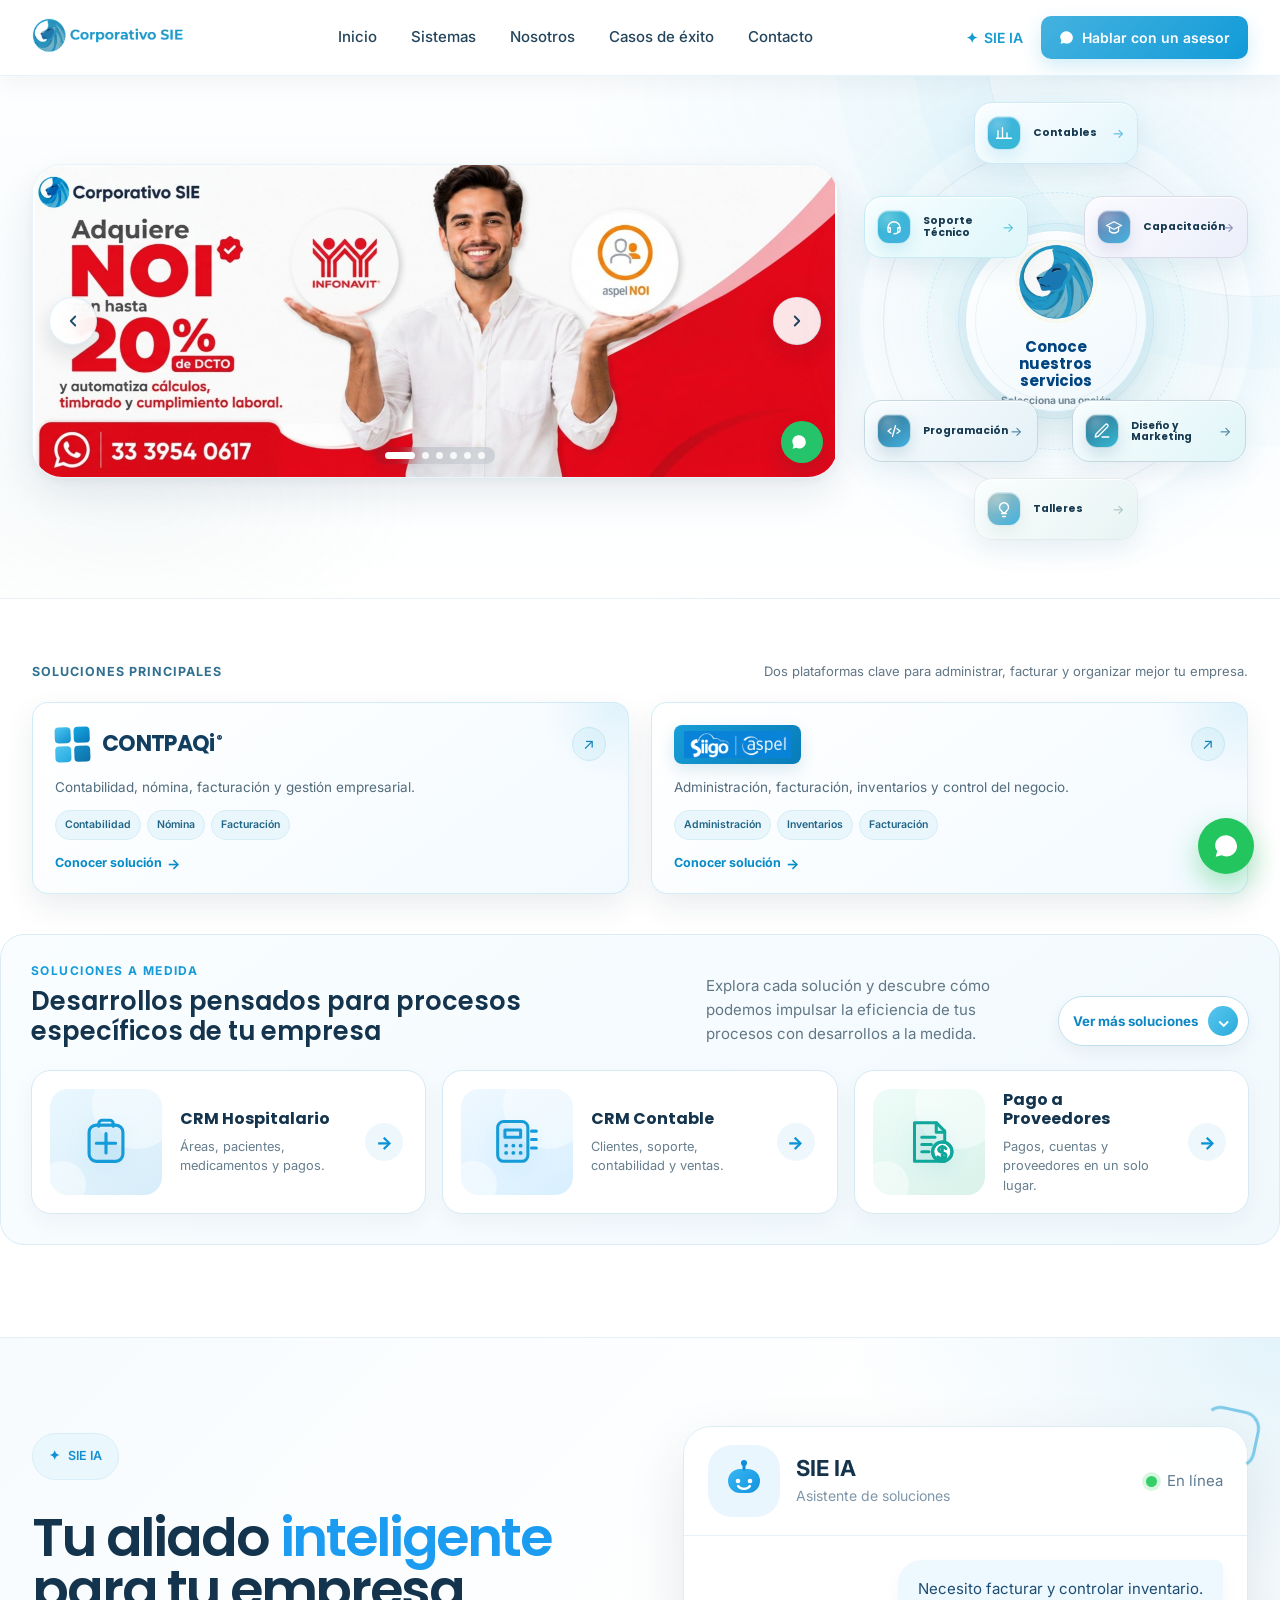
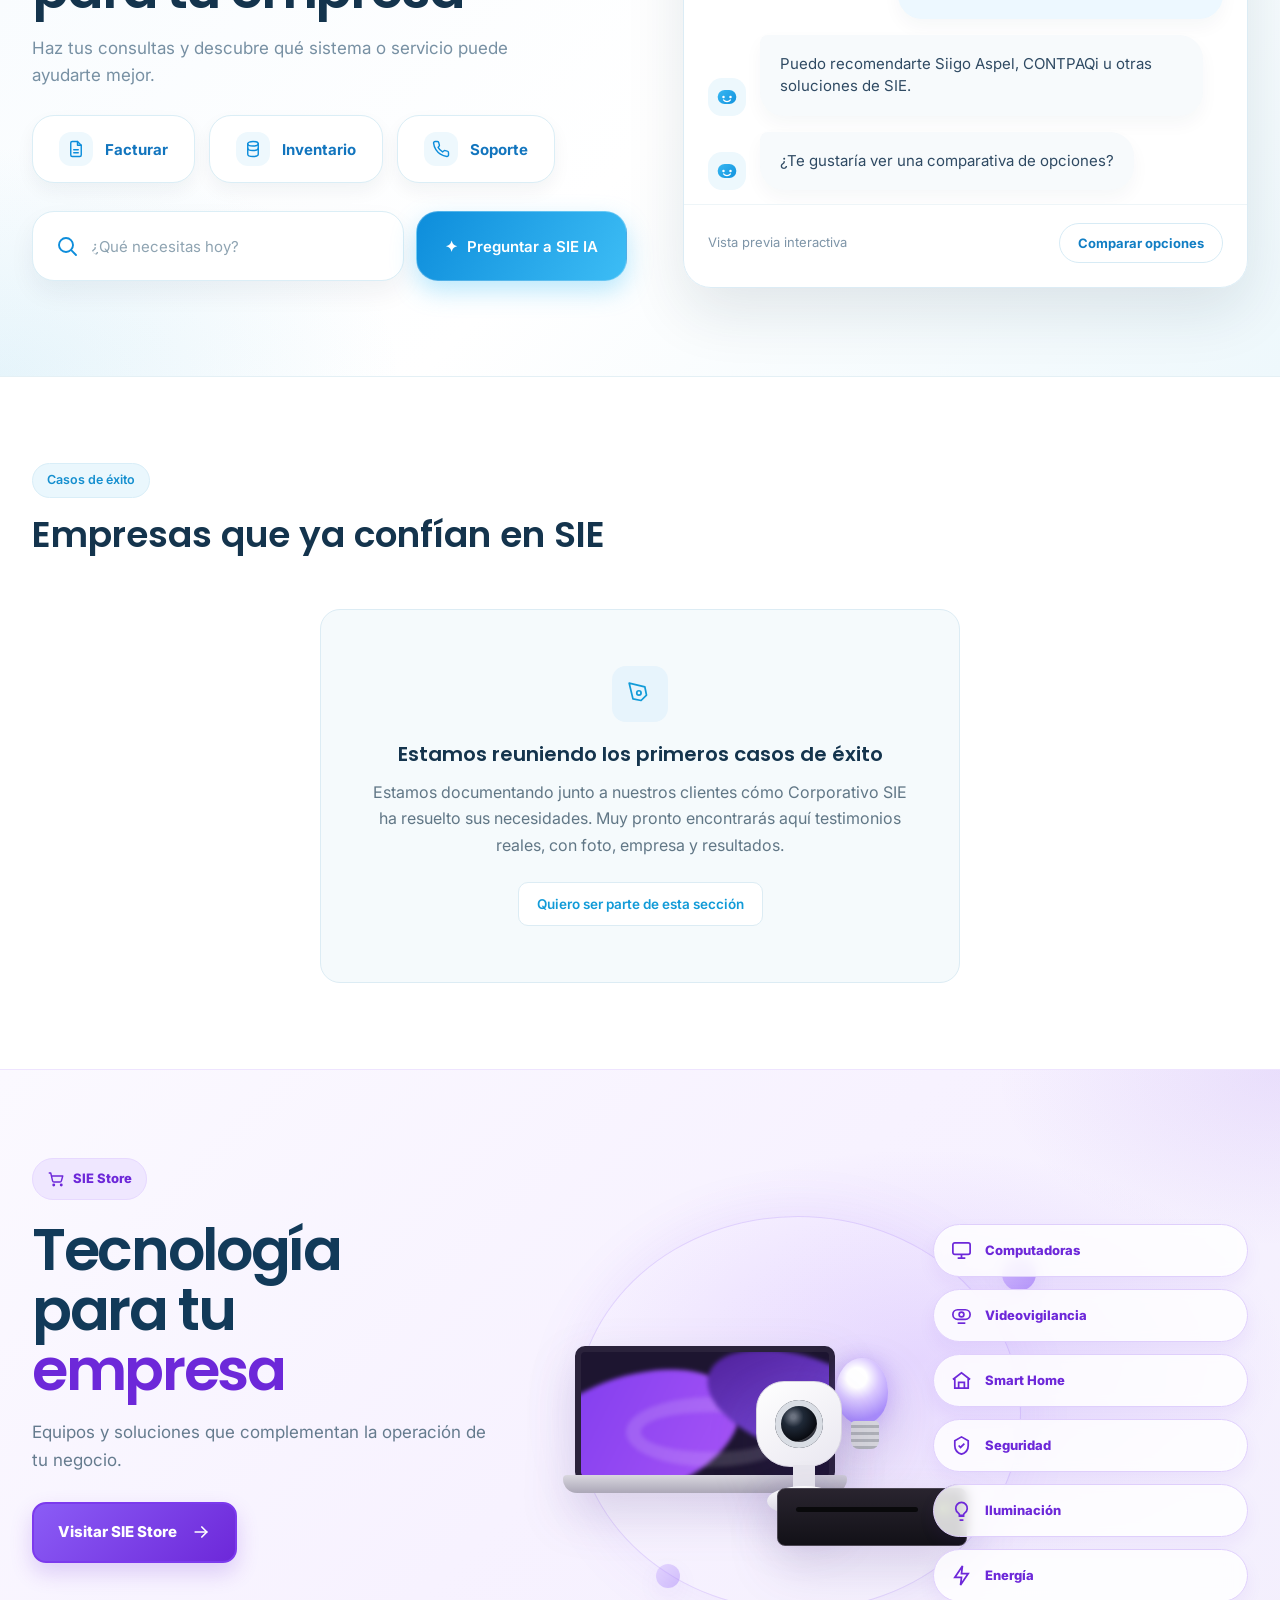
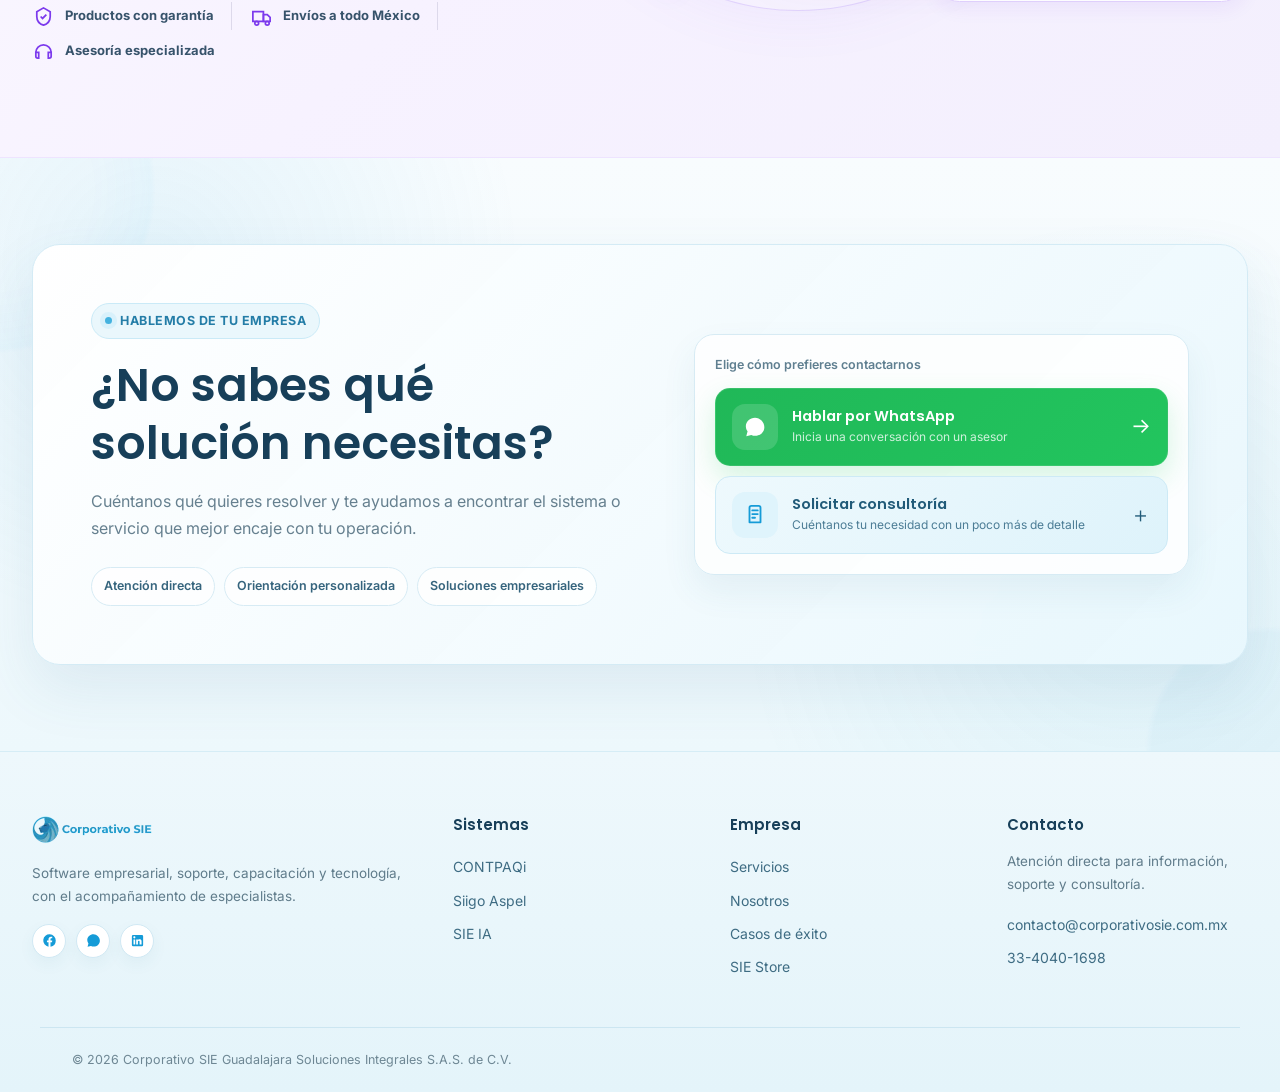
<file: index.html>
<!DOCTYPE html>

<html lang="es">
<head>
<meta charset="utf-8"/>
<meta content="width=device-width, initial-scale=1.0" name="viewport"/>
<title>Corporativo SIE</title>
<link href="https://fonts.googleapis.com" rel="preconnect"/>
<link href="https://fonts.googleapis.com/css2?family=Poppins:wght@500;600;700&amp;family=Inter:wght@400;500;600&amp;display=swap" rel="stylesheet"/>
<link href="styles.css" rel="stylesheet"/>
</head>
<body>
<!-- ============================================================ NAVBAR -->
<header class="navbar" id="navbar">
<div class="navbar__inner">
<a aria-label="Corporativo SIE - Inicio" class="navbar__logo" href="#inicio">
<span class="navbar__logo-stack">
<img alt="Corporativo SIE" class="navbar__logo-color" src="assets/logo.png"/>
<img alt="" aria-hidden="true" class="navbar__logo-blanco" src="assets/logo.png"/>
</span>
</a>
<nav aria-label="Navegación principal" class="navbar__links">
<a href="#inicio">Inicio</a>
<a href="#sistemas">Sistemas</a>
<a href="nosotros.html">Nosotros</a>
<a href="#casos">Casos de éxito</a>
<a href="#contacto">Contacto</a>
</nav>
<div class="navbar__acciones">
<a class="navbar__ia" href="#sie-ia">
<span class="destello">✦</span> SIE IA
      </a>
<a class="navbar__cta" href="#contacto" id="nav-asesor">
<svg aria-hidden="true" fill="currentColor" viewbox="0 0 24 24"><path d="M12 2C6.5 2 2 6.1 2 11.2c0 2 .7 3.9 1.9 5.5L2.5 22l5.5-1.4c1.3.6 2.7 1 4.2 1 5.5 0 10-4.1 10-9.4S17.5 2 12 2z"></path></svg>
<span>Hablar con un asesor</span>
</a>
</div>
<button aria-expanded="false" aria-label="Abrir menú" class="navbar__hamburguesa" id="btn-menu">
<svg fill="none" stroke="currentColor" stroke-linecap="round" stroke-width="2" viewbox="0 0 24 24"><line x1="3" x2="21" y1="6" y2="6"></line><line x1="3" x2="21" y1="12" y2="12"></line><line x1="3" x2="21" y1="18" y2="18"></line></svg>
</button>
</div>
<nav class="nav-movil" id="nav-movil">
<a href="#inicio">Inicio</a>
<a href="#sistemas">Sistemas</a>
<a href="nosotros.html">Nosotros</a>
<a href="#casos">Casos de éxito</a>
<a href="#contacto">Contacto</a>
<a class="nav-movil__ia" href="#sie-ia">✦ Preguntar a SIE IA</a>
<a class="nav-movil__cta" href="#contacto" id="movil-asesor">Hablar con un asesor</a>
</nav>
</header>
<main id="inicio">
<!-- ============================================================ EXPERIENCIA SUPERIOR: PROMOCIONES + SERVICIOS -->
<section aria-label="Promociones y servicios de Corporativo SIE" class="experiencia-top experiencia-top--fluida" id="servicios">
<div class="contenedor experiencia-top__grid experiencia-top__grid--fluido reveal">
<div aria-label="Promociones vigentes" class="promos-fluidas">
<div class="hero__carrusel hero__carrusel--top hero__carrusel--fluido" id="carrusel">
<div class="hero__track" id="carrusel-track"></div>
<button aria-label="Promoción anterior" class="hero__flecha hero__flecha--prev" id="btn-prev">
<svg fill="none" stroke="currentColor" stroke-linecap="round" stroke-linejoin="round" stroke-width="2.4" viewbox="0 0 24 24"><polyline points="15 18 9 12 15 6"></polyline></svg>
</button>
<button aria-label="Siguiente promoción" class="hero__flecha hero__flecha--next" id="btn-next">
<svg fill="none" stroke="currentColor" stroke-linecap="round" stroke-linejoin="round" stroke-width="2.4" viewbox="0 0 24 24"><polyline points="9 18 15 12 9 6"></polyline></svg>
</button>
<div class="hero__indicadores" id="carrusel-indicadores"></div>
</div>
</div>
<div aria-label="Servicios de Corporativo SIE" class="ecosistema-fluid">
<div aria-label="Accesos rápidos a servicios" class="ecosistema-orbita ecosistema-orbita--ux ecosistema-orbita--fluida">
<div aria-hidden="true" class="ecosistema-orbita__glow"></div>
<div aria-hidden="true" class="ecosistema-orbita__aro ecosistema-orbita__aro--1"></div>
<div aria-hidden="true" class="ecosistema-orbita__aro ecosistema-orbita__aro--2"></div>
<div aria-hidden="true" class="ecosistema-orbita__aro ecosistema-orbita__aro--3"></div>
<span aria-hidden="true" class="ecosistema-satelite ecosistema-satelite--1"></span>
<span aria-hidden="true" class="ecosistema-satelite ecosistema-satelite--2"></span>
<span aria-hidden="true" class="ecosistema-satelite ecosistema-satelite--3"></span>
<span aria-hidden="true" class="ecosistema-satelite ecosistema-satelite--4"></span>
<div aria-live="polite" class="ecosistema-orbita__centro">
<span aria-hidden="true" class="ecosistema-orbita__centro-logo"><img alt="" src="assets/logo-mark.png"/></span>
<span class="ecosistema-orbita__centro-kicker">Corporativo SIE</span>
<strong id="ecosistema-centro-titulo">Conoce nuestros servicios</strong>
<small id="ecosistema-centro-descripcion">Selecciona una opción</small>
<a aria-label="Abrir servicio seleccionado" class="ecosistema-orbita__centro-link" href="#contacto" id="ecosistema-centro-link">Ver detalle <b>→</b></a>
</div>
<a aria-label="Servicios contables" class="ecosistema-item ecosistema-item--contable" data-descripcion="Gestión financiera y fiscal para empresas." data-link="#contacto" data-servicio="contables" data-titulo="Contables" href="#contacto">
<span aria-hidden="true" class="ecosistema-item__icono"><svg fill="none" stroke="currentColor" stroke-linecap="round" stroke-linejoin="round" stroke-width="1.8" viewbox="0 0 24 24"><path d="M4 19V9"></path><path d="M10 19V5"></path><path d="M16 19v-7"></path><path d="M22 19H2"></path></svg></span><b>Contables</b>
</a>
<a aria-label="Soporte técnico" class="ecosistema-item ecosistema-item--soporte" data-descripcion="Acompañamiento especializado." data-link="#contacto" data-servicio="soporte" data-titulo="Soporte Técnico" href="#contacto">
<span aria-hidden="true" class="ecosistema-item__icono"><svg fill="none" stroke="currentColor" stroke-linecap="round" stroke-linejoin="round" stroke-width="1.8" viewbox="0 0 24 24"><path d="M4 13a8 8 0 0 1 16 0"></path><path d="M4 13v4a2 2 0 0 0 2 2h1v-6H4zM20 13v4a2 2 0 0 1-2 2h-1v-6h3z"></path><path d="M17 19c0 1.1-2.2 2-5 2"></path></svg></span><b>Soporte Técnico</b>
</a>
<a aria-label="Programación" class="ecosistema-item ecosistema-item--medida" data-descripcion="Desarrollo de software a medida." data-link="#soluciones-medida" data-servicio="programacion" data-titulo="Programación" href="#soluciones-medida">
<span aria-hidden="true" class="ecosistema-item__icono"><svg fill="none" stroke="currentColor" stroke-linecap="round" stroke-linejoin="round" stroke-width="1.8" viewbox="0 0 24 24"><polyline points="8 9 4 12 8 15"></polyline><polyline points="16 9 20 12 16 15"></polyline><line x1="14" x2="10" y1="5" y2="19"></line></svg></span><b>Programación</b>
</a>
<a aria-label="Diseño y marketing" class="ecosistema-item ecosistema-item--marketing" data-descripcion="Identidad visual y estrategias digitales." data-link="#contacto" data-servicio="marketing" data-titulo="Diseño y Marketing" href="#contacto">
<span aria-hidden="true" class="ecosistema-item__icono"><svg fill="none" stroke="currentColor" stroke-linecap="round" stroke-linejoin="round" stroke-width="1.8" viewbox="0 0 24 24"><path d="M12 20h9"></path><path d="M16.5 3.5a2.12 2.12 0 0 1 3 3L7 19l-4 1 1-4Z"></path></svg></span><b>Diseño y Marketing</b>
</a>
<a aria-label="Capacitación" class="ecosistema-item ecosistema-item--capacitacion" data-descripcion="Formación especializada para equipos." data-link="#contacto" data-servicio="capacitacion" data-titulo="Capacitación" href="#contacto">
<span aria-hidden="true" class="ecosistema-item__icono"><svg fill="none" stroke="currentColor" stroke-linecap="round" stroke-linejoin="round" stroke-width="1.8" viewbox="0 0 24 24"><path d="m22 10-10-5L2 10l10 5 10-5Z"></path><path d="M6 12v5c0 1.1 2.7 3 6 3s6-1.9 6-3v-5"></path></svg></span><b>Capacitación</b>
</a>
<a aria-label="Talleres" class="ecosistema-item ecosistema-item--talleres" data-descripcion="Tecnología e innovación aplicada." data-link="#contacto" data-servicio="talleres" data-titulo="Talleres" href="#contacto">
<span aria-hidden="true" class="ecosistema-item__icono"><svg fill="none" stroke="currentColor" stroke-linecap="round" stroke-linejoin="round" stroke-width="1.8" viewbox="0 0 24 24"><path d="M9 18h6"></path><path d="M10 22h4"></path><path d="M8.5 14.5A6 6 0 1 1 15.5 14.5C14.7 15.2 14 16 14 17h-4c0-1-.7-1.8-1.5-2.5Z"></path></svg></span><b>Talleres</b>
</a>
</div>
</div>
</div>
</section>
<section aria-labelledby="soluciones-principales-titulo" class="soluciones-principales">
<div class="contenedor reveal" id="sistemas">
<div class="hero__sistemas-encabezado">
<p class="hero__sistemas-titulo" id="soluciones-principales-titulo">Soluciones principales</p>
<p class="hero__sistemas-subtitulo">Dos plataformas clave para administrar, facturar y organizar mejor tu empresa.</p>
</div>
<div class="hero__sistemas">
<a aria-label="Conocer CONTPAQi" class="sistema-card sistema-card--contpaqi" href="contpaqi.html">
<div class="sistema-card__top">
<div class="sistema-card__brand sistema-card__brand--contpaqi">
<span aria-hidden="true" class="contpaqi-mark">
<i></i><i></i><i></i><i></i>
</span>
<span class="sistema-card__marca">CONTPAQi<span>®</span></span>
</div>
<span aria-hidden="true" class="sistema-card__arrow">↗</span>
</div>
<p class="sistema-card__descripcion">Contabilidad, nómina, facturación y gestión empresarial.</p>
<div aria-label="Funciones principales de CONTPAQi" class="sistema-card__tags">
<span>Contabilidad</span><span>Nómina</span><span>Facturación</span>
</div>
<span class="sistema-card__cta">Conocer solución <b>→</b></span>
</a>
<a aria-label="Conocer Siigo Aspel" class="sistema-card sistema-card--siigo" href="siigo-aspel.html">
<div class="sistema-card__top">
<div class="sistema-card__brand sistema-card__brand--siigo">
<span class="siigo-lockup-wrap">
<img alt="Siigo Aspel" class="sistema-card__logo-img" src="assets/siigo-aspel-lockup.png"/>
</span>
</div>
<span aria-hidden="true" class="sistema-card__arrow">↗</span>
</div>
<p class="sistema-card__descripcion">Administración, facturación, inventarios y control del negocio.</p>
<div aria-label="Funciones principales de Siigo Aspel" class="sistema-card__tags">
<span>Administración</span><span>Inventarios</span><span>Facturación</span>
</div>
<span class="sistema-card__cta">Conocer solución <b>→</b></span>
</a>
</div>
</div>
<div aria-labelledby="soluciones-especializadas-titulo" class="contenedor soluciones-especializadas reveal" id="soluciones-medida">
<div class="soluciones-especializadas__encabezado">
<div>
<span class="soluciones-especializadas__eyebrow">Soluciones a medida</span>
<h2 id="soluciones-especializadas-titulo">Desarrollos pensados para procesos específicos de tu empresa</h2>
</div>
<div class="soluciones-especializadas__encabezado-derecha">
<p>Explora cada solución y descubre cómo podemos impulsar la eficiencia de tus procesos con desarrollos a la medida.</p>
<button aria-controls="soluciones-medida-extra" aria-expanded="false" class="soluciones-especializadas__toggle" id="toggle-soluciones-medida" type="button">
<span>Ver más soluciones</span>
<span aria-hidden="true" class="soluciones-especializadas__toggle-icon">⌄</span>
</button>
</div>
</div>
<div class="soluciones-especializadas__grid soluciones-especializadas__grid--destacadas">
<button class="solucion-video-card solucion-video-card--horizontal" data-solucion="hospitalario" type="button">
<span class="solucion-video-card__visual solucion-video-card__visual--hospital">
<span aria-hidden="true" class="solucion-video-card__icono solucion-video-card__icono--svg">
<svg fill="none" stroke="currentColor" stroke-linecap="round" stroke-linejoin="round" stroke-width="2.6" viewbox="0 0 48 48">
<rect fill="currentColor" height="29" opacity=".08" rx="6" width="26" x="11" y="10"></rect>
<path d="M18 11V8.8C18 7.25 19.25 6 20.8 6h6.4C28.75 6 30 7.25 30 8.8V11"></path>
<rect height="30" rx="6" width="28" x="10" y="10"></rect>
<path d="M24 17v16M16 25h16"></path>
</svg>
</span>
</span>
<span class="solucion-video-card__contenido"><strong>CRM Hospitalario</strong><small>Áreas, pacientes, medicamentos y pagos.</small></span>
<span aria-hidden="true" class="solucion-video-card__flecha">→</span>
</button>
<button class="solucion-video-card solucion-video-card--horizontal" data-solucion="contable" type="button">
<span class="solucion-video-card__visual solucion-video-card__visual--contable">
<span aria-hidden="true" class="solucion-video-card__icono solucion-video-card__icono--svg">
<svg fill="none" stroke="currentColor" stroke-linecap="round" stroke-linejoin="round" stroke-width="2.5" viewbox="0 0 48 48">
<rect fill="currentColor" height="32" opacity=".07" rx="5" width="24" x="9" y="8"></rect>
<rect height="33" rx="5" width="25" x="8" y="7"></rect>
<path d="M14 14h13v6H14z"></path>
<circle cx="15" cy="27" fill="currentColor" r="1.6" stroke="none"></circle>
<circle cx="21" cy="27" fill="currentColor" r="1.6" stroke="none"></circle>
<circle cx="27" cy="27" fill="currentColor" r="1.6" stroke="none"></circle>
<circle cx="15" cy="33" fill="currentColor" r="1.6" stroke="none"></circle>
<circle cx="21" cy="33" fill="currentColor" r="1.6" stroke="none"></circle>
<circle cx="27" cy="33" fill="currentColor" r="1.6" stroke="none"></circle>
<path d="M36 15h4M36 22h4M36 29h4"></path>
</svg>
</span>
</span>
<span class="solucion-video-card__contenido"><strong>CRM Contable</strong><small>Clientes, soporte, contabilidad y ventas.</small></span>
<span aria-hidden="true" class="solucion-video-card__flecha">→</span>
</button>
<button class="solucion-video-card solucion-video-card--horizontal" data-solucion="proveedores" type="button">
<span class="solucion-video-card__visual solucion-video-card__visual--proveedores">
<span aria-hidden="true" class="solucion-video-card__icono solucion-video-card__icono--svg">
<svg fill="none" stroke="currentColor" stroke-linecap="round" stroke-linejoin="round" stroke-width="2.5" viewbox="0 0 48 48">
<path d="M12 8h18l7 7v25H12z" fill="currentColor" opacity=".07"></path>
<path d="M12 8h18l7 7v25H12z"></path>
<path d="M30 8v8h7"></path>
<path d="M18 20h11M18 26h8M18 32h6"></path>
<circle cx="35" cy="32" fill="#fff" r="8"></circle>
<circle cx="35" cy="32" r="8"></circle>
<path d="M35 27.5v9M38 29.5c-.8-1-1.8-1.5-3-1.5-1.7 0-3 1-3 2.3 0 1.5 1.2 2.1 3.2 2.5 1.8.4 2.8 1 2.8 2.4 0 1.5-1.3 2.6-3.2 2.6-1.4 0-2.6-.5-3.6-1.5"></path>
</svg>
</span>
</span>
<span class="solucion-video-card__contenido"><strong>Pago a Proveedores</strong><small>Pagos, cuentas y proveedores en un solo lugar.</small></span>
<span aria-hidden="true" class="solucion-video-card__flecha">→</span>
</button>
</div>
<div aria-hidden="true" class="soluciones-especializadas__extra" id="soluciones-medida-extra">
<div class="soluciones-especializadas__grid soluciones-especializadas__grid--extra">
<button class="solucion-video-card solucion-video-card--horizontal" data-solucion="prestamos" type="button">
<span class="solucion-video-card__visual solucion-video-card__visual--prestamos">
<span aria-hidden="true" class="solucion-video-card__icono solucion-video-card__icono--svg">
<svg fill="none" stroke="currentColor" stroke-linecap="round" stroke-linejoin="round" stroke-width="2.5" viewbox="0 0 48 48">
<path d="M11 8h19l7 7v25H11z" fill="currentColor" opacity=".07"></path>
<path d="M11 8h19l7 7v25H11z"></path>
<path d="M30 8v8h7"></path>
<circle cx="20" cy="21" r="3.6"></circle>
<circle cx="29" cy="31" r="3.6"></circle>
<path d="M17 34l15-16"></path>
</svg>
</span>
</span>
<span class="solucion-video-card__contenido"><strong>CRM de Préstamos</strong><small>Préstamos, clientes, adeudos y seguimiento.</small></span>
<span aria-hidden="true" class="solucion-video-card__flecha">→</span>
</button>
<button class="solucion-video-card solucion-video-card--horizontal" data-solucion="vehiculos" type="button">
<span class="solucion-video-card__visual solucion-video-card__visual--vehiculos">
<span aria-hidden="true" class="solucion-video-card__icono solucion-video-card__icono--svg">
<svg fill="none" stroke="currentColor" stroke-linecap="round" stroke-linejoin="round" stroke-width="2.5" viewbox="0 0 48 48">
<path d="M8 30l3.4-10.2A5 5 0 0 1 16.1 16h15.8a5 5 0 0 1 4.7 3.8L40 30" fill="currentColor" opacity=".07"></path>
<path d="M8 30l3.4-10.2A5 5 0 0 1 16.1 16h15.8a5 5 0 0 1 4.7 3.8L40 30"></path>
<path d="M9 29h30a3 3 0 0 1 3 3v6H6v-6a3 3 0 0 1 3-3z"></path>
<path d="M13 38v3M35 38v3"></path>
<circle cx="13" cy="33.5" fill="currentColor" r="1.6" stroke="none"></circle>
<circle cx="35" cy="33.5" fill="currentColor" r="1.6" stroke="none"></circle>
<path d="M31 10a5 5 0 1 1 7.5 4.3L43 18.8M38.5 14.3l-3 3"></path>
</svg>
</span>
</span>
<span class="solucion-video-card__contenido"><strong>CRM Renta de Vehículos</strong><small>Control de unidades, clientes, rentas y disponibilidad.</small></span>
<span aria-hidden="true" class="solucion-video-card__flecha">→</span>
</button>
</div>
</div>
</div>
<div aria-hidden="true" class="solucion-modal" id="solucion-modal">
<div class="solucion-modal__backdrop" data-cerrar-modal=""></div>
<div aria-labelledby="solucion-modal-titulo" aria-modal="true" class="solucion-modal__dialog" role="dialog">
<button aria-label="Cerrar" class="solucion-modal__cerrar" data-cerrar-modal="" type="button">×</button>
<div class="solucion-modal__video">
<div class="solucion-modal__video-shell solucion-modal__video-shell--placeholder">
<span class="solucion-modal__video-badge" id="solucion-modal-video-badge">Video corporativo</span>
<div class="solucion-modal__video-placeholder-clean">
<span aria-hidden="true" class="solucion-modal__play-icon">▶</span>
<strong>Espacio para video del servicio</strong>
<p>Aquí se integrará el video corporativo de Corporativo SIE para mostrar la solución de forma clara, visual y profesional.</p>
</div>
<small class="solucion-modal__video-note" id="solucion-modal-video-note">Conoce de forma visual cómo esta solución puede ayudar a tu empresa.</small>
</div>
</div>
<div class="solucion-modal__info">
<span class="solucion-modal__etiqueta" id="solucion-modal-etiqueta">Solución especializada</span>
<h2 id="solucion-modal-titulo">CRM Contable</h2>
<p id="solucion-modal-descripcion"></p>
<div class="solucion-modal__modulos" id="solucion-modal-modulos"></div>
<div class="solucion-modal__acciones">
<a class="boton boton--primario" href="#contacto" id="solucion-modal-asesor">Solicitar información</a>
<a class="boton boton--whatsapp" href="#" id="solucion-modal-whatsapp">Hablar por WhatsApp</a>
</div>
</div>
</div>
</div>
</section>
<!-- ============================================================ SIE IA -->
<section aria-labelledby="sie-ia-titulo" class="sie-ia" id="sie-ia">
<div class="contenedor">
<div class="sie-ia__shell">
<div class="sie-ia__texto reveal">
<span class="etiqueta-seccion etiqueta-seccion--ia"><span class="destello">✦</span> SIE IA</span>
<h2 id="sie-ia-titulo">Tu aliado <span>inteligente</span><br/>para tu empresa</h2>
<p>Haz tus consultas y descubre qué sistema o servicio puede ayudarte mejor.</p>
<div aria-label="Consultas sugeridas para SIE IA" class="sie-ia__ejemplos">
<button data-pregunta-ia="Quiero facturar mejor" type="button">
<span class="sie-ia__chip-icono">
<svg fill="none" stroke="currentColor" stroke-linecap="round" stroke-linejoin="round" stroke-width="1.9" viewbox="0 0 24 24"><path d="M14 2H7a2 2 0 0 0-2 2v16a2 2 0 0 0 2 2h10a2 2 0 0 0 2-2V7z"></path><path d="M14 2v5h5"></path><path d="M9 13h6"></path><path d="M9 17h6"></path></svg>
</span>
            Facturar
          </button>
<button data-pregunta-ia="Necesito controlar inventario" type="button">
<span class="sie-ia__chip-icono">
<svg fill="none" stroke="currentColor" stroke-linecap="round" stroke-linejoin="round" stroke-width="1.9" viewbox="0 0 24 24"><ellipse cx="12" cy="5" rx="7" ry="3"></ellipse><path d="M5 5v6c0 1.7 3.1 3 7 3s7-1.3 7-3V5"></path><path d="M5 11v8c0 1.7 3.1 3 7 3s7-1.3 7-3v-8"></path></svg>
</span>
            Inventario
          </button>
<button data-pregunta-ia="Busco soporte técnico" type="button">
<span class="sie-ia__chip-icono">
<svg fill="none" stroke="currentColor" stroke-linecap="round" stroke-linejoin="round" stroke-width="1.9" viewbox="0 0 24 24"><path d="M22 16.92v3a2 2 0 0 1-2.18 2 19.8 19.8 0 0 1-8.63-3.07 19.5 19.5 0 0 1-6-6A19.8 19.8 0 0 1 2.12 4.18 2 2 0 0 1 4.11 2h3a2 2 0 0 1 2 1.72c.12.9.34 1.77.66 2.61a2 2 0 0 1-.45 2.11L8.09 9.91a16 16 0 0 0 6 6l1.47-1.23a2 2 0 0 1 2.11-.45c.84.32 1.71.54 2.61.66A2 2 0 0 1 22 16.92z"></path></svg>
</span>
            Soporte
          </button>
</div>
<form class="sie-ia__form" id="sie-ia-form" onsubmit="return false;">
<div class="sie-ia__input-wrap">
<svg aria-hidden="true" fill="none" stroke="currentColor" stroke-linecap="round" stroke-linejoin="round" stroke-width="1.9" viewbox="0 0 24 24"><circle cx="11" cy="11" r="7"></circle><path d="m21 21-4.3-4.3"></path></svg>
<input aria-label="Escribe tu necesidad para SIE IA" id="sie-ia-input" placeholder="¿Qué necesitas hoy?" type="text"/>
</div>
<button class="boton boton--ia sie-ia__cta" id="sie-ia-send" type="button">
<span class="destello">✦</span> Preguntar a SIE IA
          </button>
</form>
</div>
<div class="sie-ia__demo reveal">
<div class="ia-chat">
<div class="ia-chat__header">
<div class="ia-chat__perfil">
<div aria-hidden="true" class="ia-chat__avatar">
<svg fill="none" viewbox="0 0 48 48"><defs><lineargradient gradientunits="userSpaceOnUse" id="botBlue" x1="6" x2="42" y1="6" y2="42"><stop stop-color="#3DBDF5"></stop><stop offset="1" stop-color="#0D8DDB"></stop></lineargradient></defs><rect fill="url(#botBlue)" height="24" rx="12" width="32" x="8" y="12"></rect><circle cx="18" cy="24" fill="white" r="2.3"></circle><circle cx="30" cy="24" fill="white" r="2.3"></circle><path d="M18 29c1.4 1.8 3.6 2.8 6 2.8s4.6-1 6-2.8" stroke="white" stroke-linecap="round" stroke-width="2.2"></path><path d="M24 7v5" stroke="#0D8DDB" stroke-linecap="round" stroke-width="3"></path><circle cx="24" cy="6" fill="#0D8DDB" r="3"></circle></svg>
</div>
<div>
<strong>SIE IA</strong>
<span>Asistente de soluciones</span>
</div>
</div>
<div class="ia-chat__estado"><span></span> En línea</div>
</div>
<div class="ia-chat__body" id="sie-ia-chat-body">
<div class="ia-chat__mensaje ia-chat__mensaje--usuario">
<div class="ia-chat__burbuja">Necesito facturar y controlar inventario.</div>
</div>
<div class="ia-chat__mensaje ia-chat__mensaje--ia">
<div aria-hidden="true" class="ia-chat__miniavatar">
<svg fill="none" viewbox="0 0 48 48"><defs><lineargradient gradientunits="userSpaceOnUse" id="botBlueMini" x1="6" x2="42" y1="6" y2="42"><stop stop-color="#3DBDF5"></stop><stop offset="1" stop-color="#0D8DDB"></stop></lineargradient></defs><rect fill="url(#botBlueMini)" height="24" rx="12" width="32" x="8" y="12"></rect><circle cx="18" cy="24" fill="white" r="2.1"></circle><circle cx="30" cy="24" fill="white" r="2.1"></circle><path d="M18 29c1.4 1.8 3.6 2.8 6 2.8s4.6-1 6-2.8" stroke="white" stroke-linecap="round" stroke-width="2.1"></path></svg>
</div>
<div class="ia-chat__burbuja">Puedo recomendarte Siigo Aspel, CONTPAQi u otras soluciones de SIE.</div>
</div>
<div class="ia-chat__mensaje ia-chat__mensaje--ia">
<div aria-hidden="true" class="ia-chat__miniavatar">
<svg fill="none" viewbox="0 0 48 48"><defs><lineargradient gradientunits="userSpaceOnUse" id="botBlueMini2" x1="6" x2="42" y1="6" y2="42"><stop stop-color="#3DBDF5"></stop><stop offset="1" stop-color="#0D8DDB"></stop></lineargradient></defs><rect fill="url(#botBlueMini2)" height="24" rx="12" width="32" x="8" y="12"></rect><circle cx="18" cy="24" fill="white" r="2.1"></circle><circle cx="30" cy="24" fill="white" r="2.1"></circle><path d="M18 29c1.4 1.8 3.6 2.8 6 2.8s4.6-1 6-2.8" stroke="white" stroke-linecap="round" stroke-width="2.1"></path></svg>
</div>
<div class="ia-chat__burbuja">¿Te gustaría ver una comparativa de opciones?</div>
</div>
</div>
<div class="ia-chat__footer">
<span>Vista previa interactiva</span>
<button class="ia-chat__atajo" data-pregunta-ia="Quiero comparar opciones" type="button">Comparar opciones</button>
</div>
</div>
</div>
</div>
</div>
</section>
<!-- ============================================================ CASOS DE ÉXITO -->
<section aria-labelledby="casos-titulo" class="casos" id="casos">
<div class="contenedor">
<div class="encabezado-seccion reveal">
<span class="etiqueta-seccion">Casos de éxito</span>
<h2 id="casos-titulo">Empresas que ya confían en SIE</h2>
</div>
<div class="casos__spotlight reveal">
<div class="casos__spotlight-icono">
<svg fill="none" stroke="currentColor" stroke-linecap="round" stroke-linejoin="round" stroke-width="1.6" viewbox="0 0 24 24"><path d="M18 13l-1.5-7.5L2 2l3.5 14.5L13 18l5-5z"></path><circle cx="11" cy="11" r="2"></circle></svg>
</div>
<h3>Estamos reuniendo los primeros casos de éxito</h3>
<p>Estamos documentando junto a nuestros clientes cómo Corporativo SIE ha resuelto sus necesidades. Muy pronto encontrarás aquí testimonios reales, con foto, empresa y resultados.</p>
<a class="boton boton--secundario boton--chico" href="#contacto">Quiero ser parte de esta sección</a>
</div>
</div>
</section>
<!-- ============================================================ SIE STORE -->
<section aria-labelledby="store-titulo" class="store store--purple">
<div class="contenedor store-modern reveal">
<div class="store-modern__copy">
<span class="store-modern__badge">
<svg aria-hidden="true" fill="none" stroke="currentColor" stroke-linecap="round" stroke-linejoin="round" stroke-width="1.9" viewbox="0 0 24 24"><circle cx="9" cy="20" r="1"></circle><circle cx="19" cy="20" r="1"></circle><path d="M3 4h2l2.4 10.4a2 2 0 0 0 2 1.6h7.8a2 2 0 0 0 2-1.5L21 8H6"></path></svg>
        SIE Store
      </span>
<h2 id="store-titulo">Tecnología para tu <span>empresa</span></h2>
<p>Equipos y soluciones que complementan la operación de tu negocio.</p>
<a class="store-modern__btn" href="https://sie-store.com/" rel="noopener noreferrer" target="_blank">
<span>Visitar SIE Store</span>
<svg aria-hidden="true" fill="none" stroke="currentColor" stroke-linecap="round" stroke-linejoin="round" stroke-width="2" viewbox="0 0 24 24"><path d="M5 12h14"></path><path d="m13 6 6 6-6 6"></path></svg>
</a>
<div aria-label="Beneficios de SIE Store" class="store-modern__beneficios">
<span><svg aria-hidden="true" fill="none" stroke="currentColor" stroke-width="1.8" viewbox="0 0 24 24"><path d="M12 3l7 4v5c0 5-3.5 8-7 9-3.5-1-7-4-7-9V7l7-4z"></path><path d="m9 12 2 2 4-4"></path></svg>Productos con garantía</span>
<span><svg aria-hidden="true" fill="none" stroke="currentColor" stroke-width="1.8" viewbox="0 0 24 24"><path d="M3 7h11v10H3z"></path><path d="M14 10h4l3 3v4h-7z"></path><circle cx="7" cy="19" r="2"></circle><circle cx="18" cy="19" r="2"></circle></svg>Envíos a todo México</span>
<span><svg aria-hidden="true" fill="none" stroke="currentColor" stroke-width="1.8" viewbox="0 0 24 24"><path d="M4 13a8 8 0 0 1 16 0"></path><path d="M4 13v4a2 2 0 0 0 2 2h1v-6H4zM20 13v4a2 2 0 0 1-2 2h-1v-6h3z"></path></svg>Asesoría especializada</span>
</div>
</div>
<div aria-label="Categorías de SIE Store" class="store-modern__visual">
<div aria-hidden="true" class="store-modern__halo"></div>
<div aria-hidden="true" class="store-modern__products">
<div class="store-device store-device--laptop">
<div class="store-device__screen"><span></span></div>
<div class="store-device__base"></div>
</div>
<div class="store-device store-device--camera">
<div class="store-camera__head"><span></span></div>
<div class="store-camera__neck"></div>
<div class="store-camera__base"></div>
</div>
<div class="store-device store-device--bulb">
<div class="store-bulb__glass"></div>
<div class="store-bulb__base"></div>
</div>
<div class="store-device store-device--dvr">
<span class="store-dvr__led"></span><span class="store-dvr__slot"></span>
</div>
</div>
<div class="store-modern__categorias">
<a class="store-category" href="https://sie-store.com/" rel="noopener noreferrer" target="_blank"><svg fill="none" stroke="currentColor" stroke-width="1.8" viewbox="0 0 24 24"><rect height="12" rx="2" width="18" x="3" y="4"></rect><path d="M8 20h8M12 16v4"></path></svg><span>Computadoras</span></a>
<a class="store-category" href="https://sie-store.com/" rel="noopener noreferrer" target="_blank"><svg fill="none" stroke="currentColor" stroke-width="1.8" viewbox="0 0 24 24"><rect height="10" rx="5" width="18" x="3" y="6"></rect><circle cx="12" cy="11" r="2.5"></circle><path d="M8 20h8"></path></svg><span>Videovigilancia</span></a>
<a class="store-category" href="https://sie-store.com/" rel="noopener noreferrer" target="_blank"><svg fill="none" stroke="currentColor" stroke-width="1.8" viewbox="0 0 24 24"><path d="m3 11 9-7 9 7"></path><path d="M5 10v10h14V10"></path><path d="M9 20v-6h6v6"></path></svg><span>Smart Home</span></a>
<a class="store-category" href="https://sie-store.com/" rel="noopener noreferrer" target="_blank"><svg fill="none" stroke="currentColor" stroke-width="1.8" viewbox="0 0 24 24"><path d="M12 3l7 4v5c0 5-3.5 8-7 9-3.5-1-7-4-7-9V7l7-4z"></path><path d="m9 12 2 2 4-4"></path></svg><span>Seguridad</span></a>
<a class="store-category" href="https://sie-store.com/" rel="noopener noreferrer" target="_blank"><svg fill="none" stroke="currentColor" stroke-width="1.8" viewbox="0 0 24 24"><path d="M9 18h6M10 22h4"></path><path d="M8.5 14.5A6 6 0 1 1 15.5 14.5C14.7 15.2 14 16 14 17h-4c0-1-.7-1.8-1.5-2.5Z"></path></svg><span>Iluminación</span></a>
<a class="store-category" href="https://sie-store.com/" rel="noopener noreferrer" target="_blank"><svg fill="none" stroke="currentColor" stroke-width="1.8" viewbox="0 0 24 24"><path d="m13 2-8 12h7l-1 8 8-12h-7z"></path></svg><span>Energía</span></a>
</div>
</div>
</div>
</section>
<!-- ============================================================ CTA FINAL -->
<section aria-labelledby="cta-final-titulo" class="cta-final" id="contacto">
<div class="contenedor">
<div class="cta-final__shell reveal">
<div class="cta-final__copy">
<span class="cta-final__eyebrow">Hablemos de tu empresa</span>
<h2 id="cta-final-titulo">¿No sabes qué solución necesitas?</h2>
<p>Cuéntanos qué quieres resolver y te ayudamos a encontrar el sistema o servicio que mejor encaje con tu operación.</p>
<div aria-label="Beneficios de contacto" class="cta-final__beneficios">
<span>Atención directa</span>
<span>Orientación personalizada</span>
<span>Soluciones empresariales</span>
</div>
</div>
<div class="cta-final__panel">
<p class="cta-final__panel-label">Elige cómo prefieres contactarnos</p>
<a class="contact-option contact-option--whatsapp" href="#" id="cta-whatsapp">
<span class="contact-option__icon">
<svg aria-hidden="true" fill="currentColor" viewbox="0 0 24 24"><path d="M12 2C6.5 2 2 6.1 2 11.2c0 2 .7 3.9 1.9 5.5L2.5 22l5.5-1.4c1.3.6 2.7 1 4.2 1 5.5 0 10-4.1 10-9.4S17.5 2 12 2z"></path></svg>
</span>
<span class="contact-option__text">
<strong>Hablar por WhatsApp</strong>
<small>Inicia una conversación con un asesor</small>
</span>
<span aria-hidden="true" class="contact-option__arrow">→</span>
</a>
<button aria-controls="consultoria-panel" aria-expanded="false" class="contact-option contact-option--consultoria" id="btn-consultoria" type="button">
<span class="contact-option__icon">
<svg aria-hidden="true" fill="none" stroke="currentColor" stroke-linecap="round" stroke-linejoin="round" stroke-width="2" viewbox="0 0 24 24"><path d="M8 2h8a2 2 0 0 1 2 2v16H6V4a2 2 0 0 1 2-2Z"></path><path d="M9 7h6M9 11h6M9 15h3"></path></svg>
</span>
<span class="contact-option__text">
<strong>Solicitar consultoría</strong>
<small>Cuéntanos tu necesidad con un poco más de detalle</small>
</span>
<span aria-hidden="true" class="contact-option__arrow">＋</span>
</button>
<div aria-hidden="true" class="consultoria-panel" id="consultoria-panel">
<form class="consultoria-form" id="consultoria-form">
<div class="consultoria-form__fila">
<label>
<span>Nombre</span>
<input id="consultoria-nombre" placeholder="Tu nombre" required="" type="text"/>
</label>
<label>
<span>Empresa</span>
<input id="consultoria-empresa" placeholder="Nombre de tu empresa" type="text"/>
</label>
</div>
<label>
<span>¿Qué necesitas resolver?</span>
<textarea id="consultoria-necesidad" placeholder="Ej. Busco mejorar mi facturación, inventario, nómina..." required="" rows="3"></textarea>
</label>
<button class="consultoria-form__submit" type="submit">
              Enviar solicitud
              <span aria-hidden="true">→</span>
</button>
</form>
</div>
</div>
</div>
</div>
</section>
</main>
<!-- ============================================================ FOOTER -->
<footer class="footer">
<div class="contenedor footer__grid">
<div class="footer__col footer__col--marca">
<img alt="Corporativo SIE" class="footer__logo" src="assets/logo.png"/>
<p>Software empresarial, soporte, capacitación y tecnología, con el acompañamiento de especialistas.</p>
<div class="footer__redes">
<a aria-label="Facebook" href="https://www.facebook.com/CorporativoSIECONTPAQi/" rel="noopener noreferrer" target="_blank"><svg fill="currentColor" viewbox="0 0 24 24"><path d="M22 12a10 10 0 1 0-11.6 9.9v-7H7.9V12h2.5V9.8c0-2.5 1.5-3.9 3.8-3.9 1.1 0 2.2.2 2.2.2v2.4h-1.2c-1.2 0-1.6.8-1.6 1.6V12h2.8l-.4 2.9h-2.4v7A10 10 0 0 0 22 12z"></path></svg></a>
<a aria-label="WhatsApp" href="https://wa.me/523339540617" rel="noopener noreferrer" target="_blank"><svg fill="currentColor" viewbox="0 0 24 24"><path d="M12 2C6.5 2 2 6.1 2 11.2c0 2 .7 3.9 1.9 5.5L2.5 22l5.5-1.4c1.3.6 2.7 1 4.2 1 5.5 0 10-4.1 10-9.4S17.5 2 12 2z"></path></svg></a>
<a aria-label="LinkedIn" href="https://www.linkedin.com/company/corporativo-sie/" rel="noopener noreferrer" target="_blank"><svg fill="currentColor" viewbox="0 0 24 24"><path d="M19 3A2 2 0 0 1 21 5V19A2 2 0 0 1 19 21H5A2 2 0 0 1 3 19V5A2 2 0 0 1 5 3H19M18.5 18.5V13.2C18.5 11 17 10 15.2 10C13.8 10 13 10.8 12.7 11.5V10.2H9.9V18.5H12.7V13.6C12.7 12.9 13.3 12.3 14 12.3C14.8 12.3 15.3 12.9 15.3 13.6V18.5H18.5M6.9 8.6C7.9 8.6 8.6 7.9 8.6 6.9C8.6 6 7.9 5.3 6.9 5.3C6 5.3 5.3 6 5.3 6.9C5.3 7.9 6 8.6 6.9 8.6M8.3 18.5V10.2H5.6V18.5H8.3Z"></path></svg></a>
</div>
</div>
<div class="footer__col">
<h4>Sistemas</h4>
<a href="contpaqi.html">CONTPAQi</a>
<a href="siigo-aspel.html">Siigo Aspel</a>
<a href="#sie-ia">SIE IA</a>
</div>
<div class="footer__col">
<h4>Empresa</h4>
<a href="#servicios">Servicios</a>
<a href="nosotros.html">Nosotros</a>
<a href="#casos">Casos de éxito</a>
<a href="https://sie-store.com/" rel="noopener noreferrer" target="_blank">SIE Store</a>
</div>
<div class="footer__col">
<h4>Contacto</h4>
<p>Atención directa para información, soporte y consultoría.</p>
<a href="mailto:contacto@corporativosie.com.mx">contacto@corporativosie.com.mx</a>
<a href="tel:+523340401698">33-4040-1698</a>
</div>
</div>
<div class="footer__legal">
<p>© 2026 Corporativo SIE Guadalajara Soluciones Integrales S.A.S. de C.V.</p>

</div>
</footer>
<div class="fab" id="fab">
<a aria-label="Hablar por WhatsApp" class="fab__boton" href="#" id="fab-whatsapp">
<svg fill="currentColor" viewbox="0 0 24 24"><path d="M12 2C6.5 2 2 6.1 2 11.2c0 2 .7 3.9 1.9 5.5L2.5 22l5.5-1.4c1.3.6 2.7 1 4.2 1 5.5 0 10-4.1 10-9.4S17.5 2 12 2z"></path></svg>
</a>
</div>
<script src="script.js"></script>
</body>
</html>
</file>
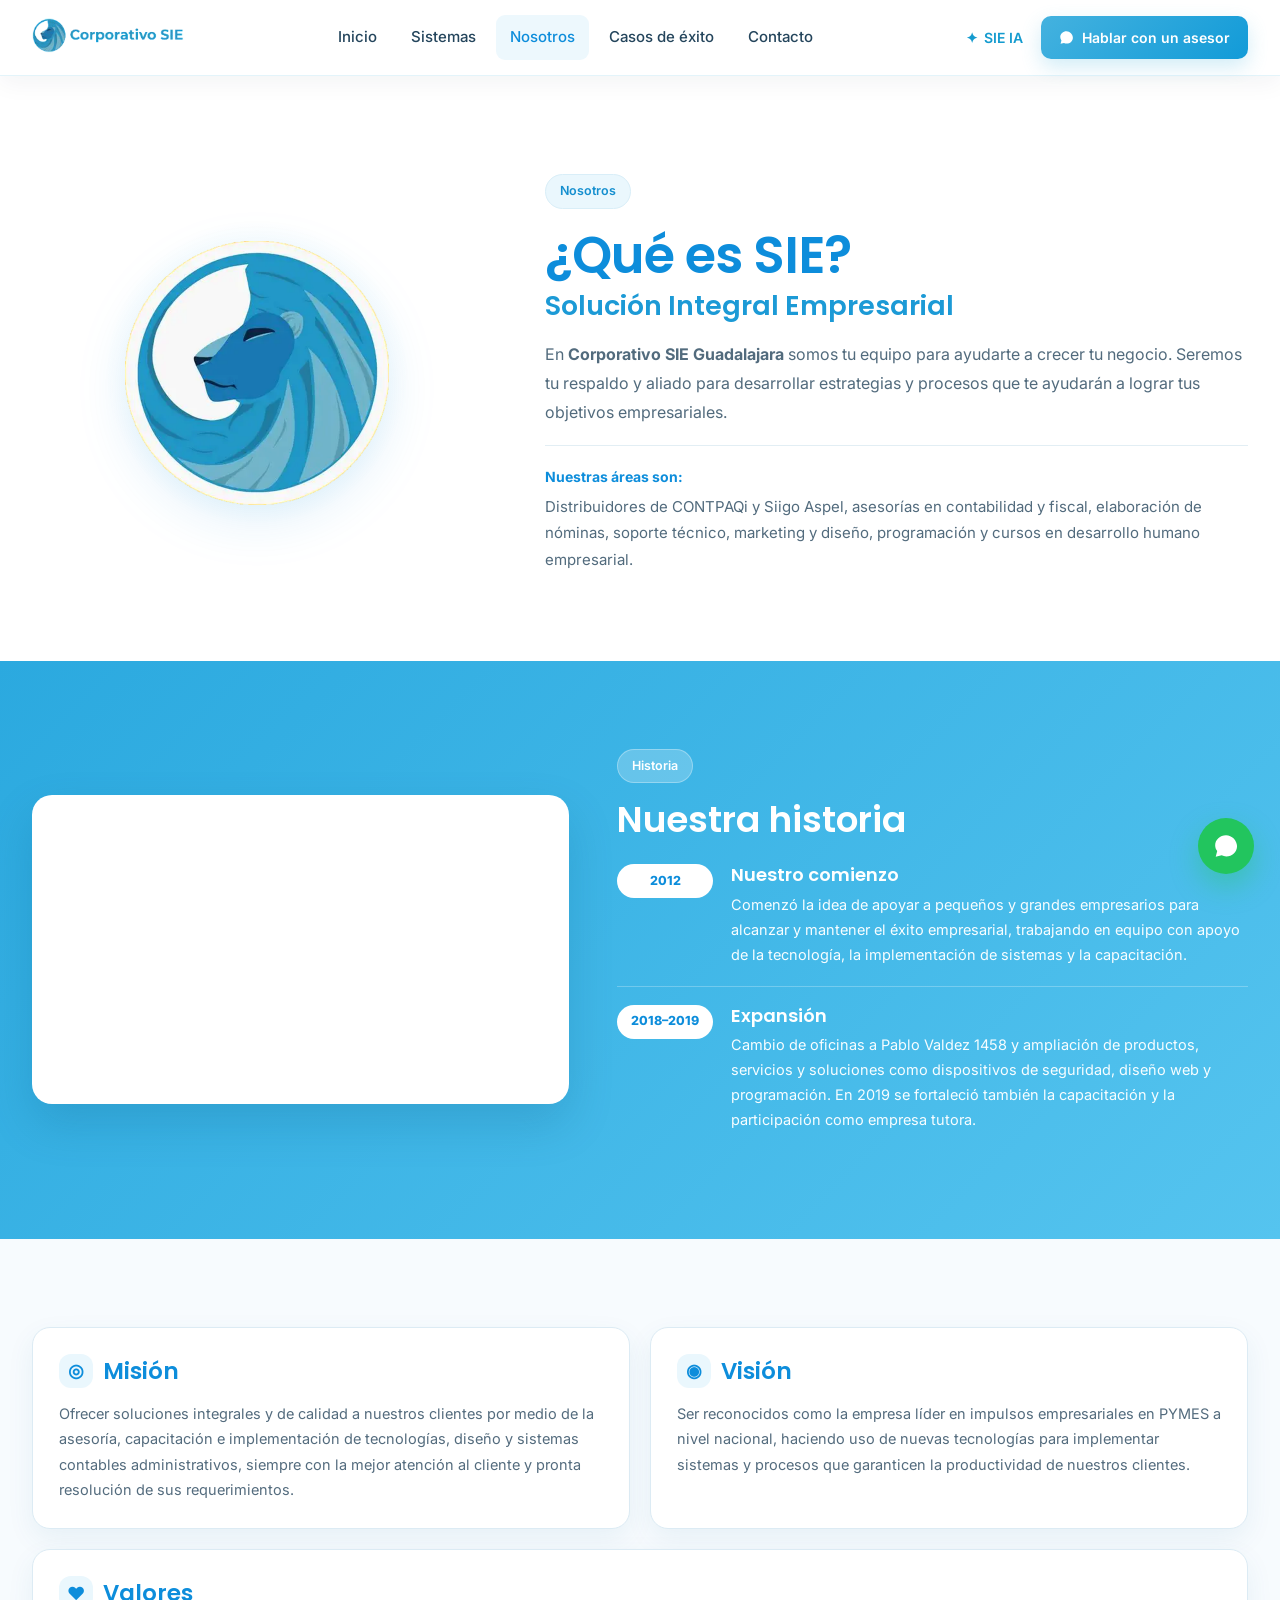
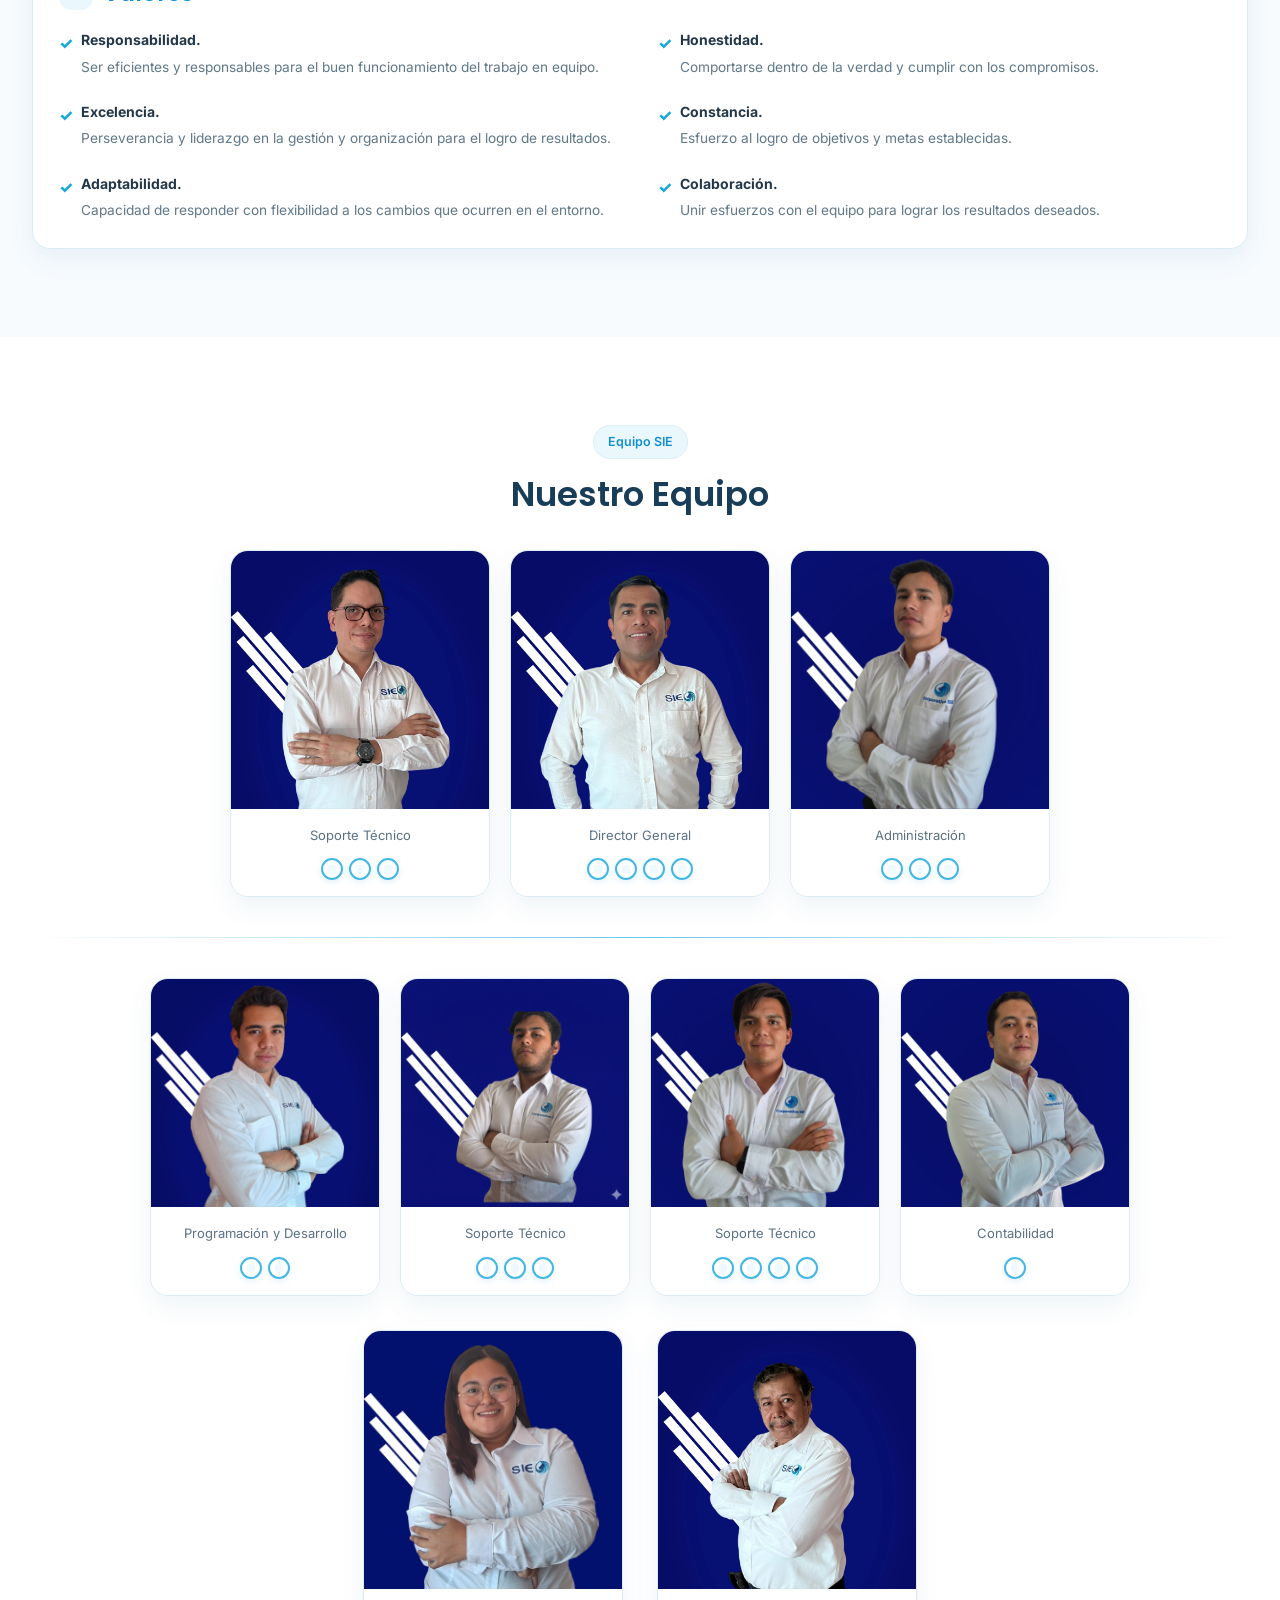
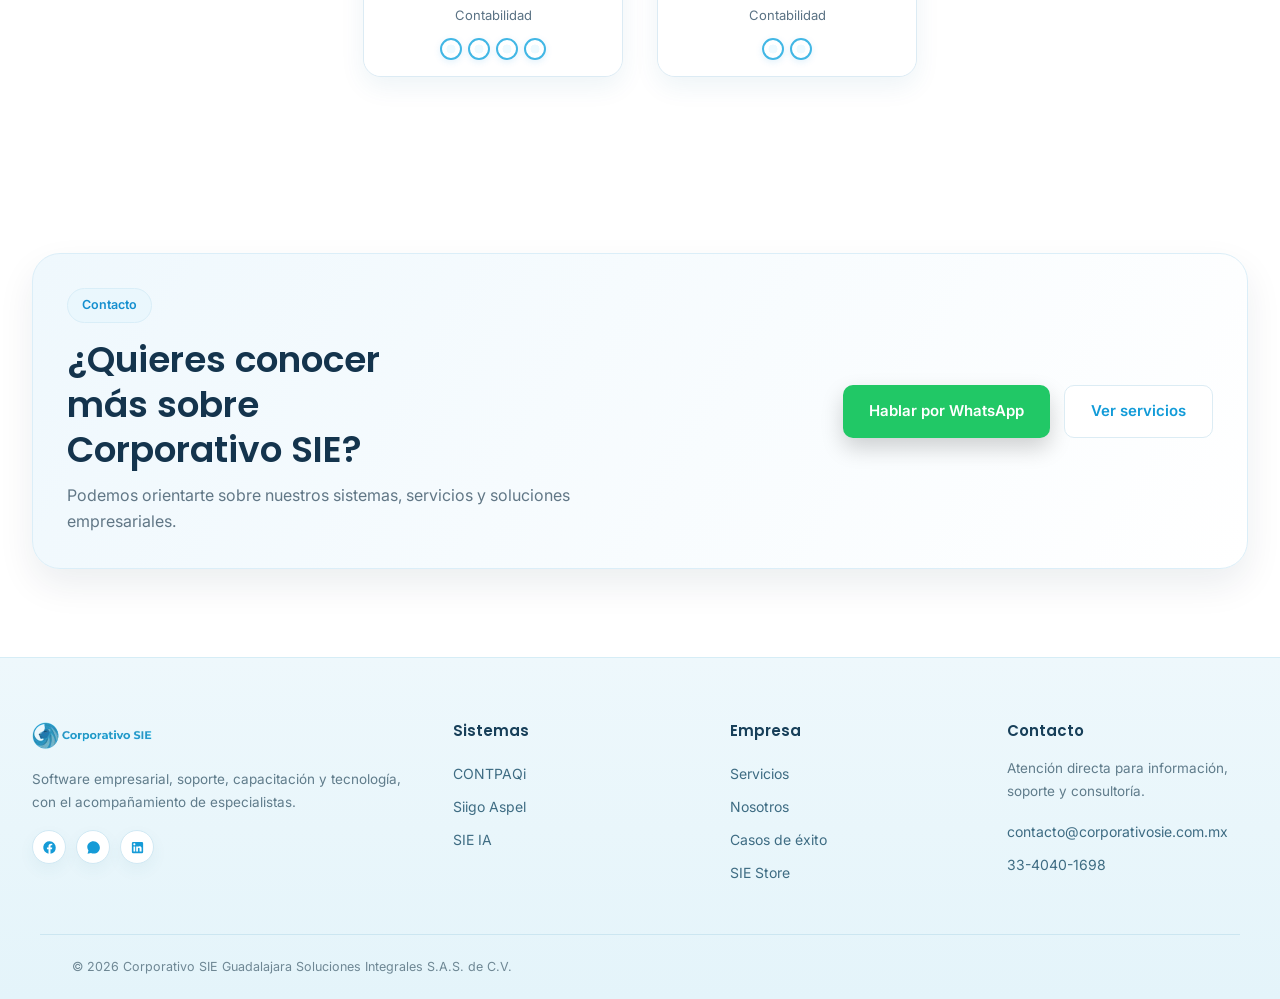
<file: nosotros.html>
<!DOCTYPE html>

<html lang="es">
<head>
<meta charset="utf-8"/>
<meta content="width=device-width, initial-scale=1.0" name="viewport"/>
<title>Nosotros | Corporativo SIE</title>
<link href="https://fonts.googleapis.com" rel="preconnect"/>
<link href="https://fonts.googleapis.com/css2?family=Poppins:wght@500;600;700&amp;family=Inter:wght@400;500;600&amp;display=swap" rel="stylesheet"/>
<link href="styles.css" rel="stylesheet"/>
</head>
<body class="page-nosotros">
<header class="navbar" id="navbar">
<div class="navbar__inner">
<a aria-label="Corporativo SIE - Inicio" class="navbar__logo" href="index.html#inicio">
<span class="navbar__logo-stack">
<img alt="Corporativo SIE" class="navbar__logo-color" src="assets/logo.png"/>
<img alt="" aria-hidden="true" class="navbar__logo-blanco" src="assets/logo.png"/>
</span>
</a>
<nav aria-label="Navegación principal" class="navbar__links">
<a href="index.html#inicio">Inicio</a>
<a href="index.html#sistemas">Sistemas</a>
<a class="is-active" href="nosotros.html">Nosotros</a>
<a href="index.html#casos">Casos de éxito</a>
<a href="#contacto">Contacto</a>
</nav>
<div class="navbar__acciones">
<a class="navbar__ia" href="index.html#sie-ia"><span class="destello">✦</span> SIE IA</a>
<a class="navbar__cta" href="#contacto" id="nav-asesor">
<svg aria-hidden="true" fill="currentColor" viewbox="0 0 24 24"><path d="M12 2C6.5 2 2 6.1 2 11.2c0 2 .7 3.9 1.9 5.5L2.5 22l5.5-1.4c1.3.6 2.7 1 4.2 1 5.5 0 10-4.1 10-9.4S17.5 2 12 2z"></path></svg>
<span>Hablar con un asesor</span>
</a>
</div>
<button aria-expanded="false" aria-label="Abrir menú" class="navbar__hamburguesa" id="btn-menu">
<svg fill="none" stroke="currentColor" stroke-linecap="round" stroke-width="2" viewbox="0 0 24 24"><line x1="3" x2="21" y1="6" y2="6"></line><line x1="3" x2="21" y1="12" y2="12"></line><line x1="3" x2="21" y1="18" y2="18"></line></svg>
</button>
</div>
<nav class="nav-movil" id="nav-movil">
<a href="index.html#inicio">Inicio</a>
<a href="index.html#sistemas">Sistemas</a>
<a href="nosotros.html">Nosotros</a>
<a href="index.html#casos">Casos de éxito</a>
<a href="#contacto">Contacto</a>
<a class="nav-movil__ia" href="index.html#sie-ia">✦ Preguntar a SIE IA</a>
<a class="nav-movil__cta" href="#contacto" id="movil-asesor">Hablar con un asesor</a>
</nav>
</header>
<main id="inicio">
<section class="conocenos-top">
<div class="contenedor conocenos-top__grid reveal">
<div class="conocenos-top__logo-wrap">
<div aria-hidden="true" class="conocenos-top__logo-halo"></div>
<img alt="Isotipo de Corporativo SIE" class="conocenos-top__logo" src="assets/logo-mark.png"/>
</div>
<div class="conocenos-top__texto">
<span class="etiqueta-seccion">Nosotros</span>
<h1>¿Qué es SIE?</h1>
<h2>Solución Integral Empresarial</h2>
<p>En <strong>Corporativo SIE Guadalajara</strong> somos tu equipo para ayudarte a crecer tu negocio. Seremos tu respaldo y aliado para desarrollar estrategias y procesos que te ayudarán a lograr tus objetivos empresariales.</p>
<div class="conocenos-top__areas">
<strong>Nuestras áreas son:</strong>
<p>Distribuidores de CONTPAQi y Siigo Aspel, asesorías en contabilidad y fiscal, elaboración de nóminas, soporte técnico, marketing y diseño, programación y cursos en desarrollo humano empresarial.</p>
</div>
</div>
</div>
</section>
<section class="conocenos-historia">
<div class="contenedor conocenos-historia__grid">
<div class="conocenos-historia__video reveal">
<div class="conocenos-video__marco">
<iframe allow="accelerometer; autoplay; clipboard-write; encrypted-media; gyroscope; picture-in-picture; web-share" allowfullscreen="" loading="lazy" src="https://www.youtube.com/embed/M_AEO1OH07U?si=OsmIt4iI-Zn8hUlY" title="Historia de Corporativo SIE"></iframe>
</div>
</div>
<div class="conocenos-historia__texto reveal">
<span class="etiqueta-seccion">Historia</span>
<h2>Nuestra historia</h2>
<article class="historia-punto">
<span class="historia-punto__fecha">2012</span>
<div>
<h3>Nuestro comienzo</h3>
<p>Comenzó la idea de apoyar a pequeños y grandes empresarios para alcanzar y mantener el éxito empresarial, trabajando en equipo con apoyo de la tecnología, la implementación de sistemas y la capacitación.</p>
</div>
</article>
<article class="historia-punto">
<span class="historia-punto__fecha">2018–2019</span>
<div>
<h3>Expansión</h3>
<p>Cambio de oficinas a Pablo Valdez 1458 y ampliación de productos, servicios y soluciones como dispositivos de seguridad, diseño web y programación. En 2019 se fortaleció también la capacitación y la participación como empresa tutora.</p>
</div>
</article>
</div>
</div>
</section>
<section class="conocenos-vmv">
<div class="contenedor">
<div class="conocenos-vmv__fila">
<article class="conocenos-vmv__card reveal">
<div class="conocenos-vmv__titulo">
<span aria-hidden="true" class="conocenos-vmv__icono">◎</span>
<h2>Misión</h2>
</div>
<p>Ofrecer soluciones integrales y de calidad a nuestros clientes por medio de la asesoría, capacitación e implementación de tecnologías, diseño y sistemas contables administrativos, siempre con la mejor atención al cliente y pronta resolución de sus requerimientos.</p>
</article>
<article class="conocenos-vmv__card reveal">
<div class="conocenos-vmv__titulo">
<span aria-hidden="true" class="conocenos-vmv__icono">◉</span>
<h2>Visión</h2>
</div>
<p>Ser reconocidos como la empresa líder en impulsos empresariales en PYMES a nivel nacional, haciendo uso de nuevas tecnologías para implementar sistemas y procesos que garanticen la productividad de nuestros clientes.</p>
</article>
</div>
<article class="conocenos-valores reveal">
<div class="conocenos-vmv__titulo">
<span aria-hidden="true" class="conocenos-vmv__icono">♥</span>
<h2>Valores</h2>
</div>
<div class="conocenos-valores__grid">
<div><strong>Responsabilidad.</strong><p>Ser eficientes y responsables para el buen funcionamiento del trabajo en equipo.</p></div>
<div><strong>Honestidad.</strong><p>Comportarse dentro de la verdad y cumplir con los compromisos.</p></div>
<div><strong>Excelencia.</strong><p>Perseverancia y liderazgo en la gestión y organización para el logro de resultados.</p></div>
<div><strong>Constancia.</strong><p>Esfuerzo al logro de objetivos y metas establecidas.</p></div>
<div><strong>Adaptabilidad.</strong><p>Capacidad de responder con flexibilidad a los cambios que ocurren en el entorno.</p></div>
<div><strong>Colaboración.</strong><p>Unir esfuerzos con el equipo para lograr los resultados deseados.</p></div>
</div>
</article>
</div>
</section>
<section class="conocenos-equipo">
<div class="contenedor">
<div class="conocenos-equipo__encabezado reveal">
<span class="etiqueta-seccion">Equipo SIE</span>
<h2>Nuestro Equipo</h2>
</div>
<div class="conocenos-equipo__grupo conocenos-equipo__grupo--3">
<article class="equipo-actual-card reveal"><img alt="Integrante del equipo SIE - Soporte Técnico" src="assets/nosotros/paco.webp"/><div class="equipo-actual-card__info"><span>Soporte Técnico</span><div class="equipo-cert-mini"><i></i><i></i><i></i></div></div></article>
<article class="equipo-actual-card reveal"><img alt="Integrante del equipo SIE - Director General" src="assets/nosotros/luis.webp"/><div class="equipo-actual-card__info"><span>Director General</span><div class="equipo-cert-mini"><i></i><i></i><i></i><i></i></div></div></article>
<article class="equipo-actual-card reveal"><img alt="Integrante del equipo SIE - Administración" src="assets/nosotros/ruben.jpg"/><div class="equipo-actual-card__info"><span>Administración</span><div class="equipo-cert-mini"><i></i><i></i><i></i></div></div></article>
</div>
<div aria-hidden="true" class="conocenos-equipo__separador"></div>
<div class="conocenos-equipo__grupo conocenos-equipo__grupo--4">
<article class="equipo-actual-card reveal"><img alt="Integrante del equipo SIE - Programación y Desarrollo" src="assets/nosotros/samuel.jpg"/><div class="equipo-actual-card__info"><span>Programación y Desarrollo</span><div class="equipo-cert-mini"><i></i><i></i></div></div></article>
<article class="equipo-actual-card reveal"><img alt="Integrante del equipo SIE - Soporte Técnico" src="assets/nosotros/octavio.png"/><div class="equipo-actual-card__info"><span>Soporte Técnico</span><div class="equipo-cert-mini"><i></i><i></i><i></i></div></div></article>
<article class="equipo-actual-card reveal"><img alt="Integrante del equipo SIE - Soporte Técnico" src="assets/nosotros/mau.jpg"/><div class="equipo-actual-card__info"><span>Soporte Técnico</span><div class="equipo-cert-mini"><i></i><i></i><i></i><i></i></div></div></article>
<article class="equipo-actual-card reveal"><img alt="Integrante del equipo SIE - Contabilidad" src="assets/nosotros/contabilidad-1.png"/><div class="equipo-actual-card__info"><span>Contabilidad</span><div class="equipo-cert-mini"><i></i></div></div></article>
</div>
<div class="conocenos-equipo__grupo conocenos-equipo__grupo--2">
<article class="equipo-actual-card reveal"><img alt="Integrante del equipo SIE - Contabilidad" src="assets/nosotros/melisa.webp"/><div class="equipo-actual-card__info"><span>Contabilidad</span><div class="equipo-cert-mini"><i></i><i></i><i></i><i></i></div></div></article>
<article class="equipo-actual-card reveal"><img alt="Integrante del equipo SIE - Contabilidad" src="assets/nosotros/contabilidad-2.webp"/><div class="equipo-actual-card__info"><span>Contabilidad</span><div class="equipo-cert-mini"><i></i><i></i></div></div></article>
</div>
</div>
</section>
<section class="nosotros-cta" id="contacto">
<div class="contenedor">
<div class="nosotros-cta__box reveal">
<div>
<span class="etiqueta-seccion">Contacto</span>
<h2>¿Quieres conocer más sobre Corporativo SIE?</h2>
<p>Podemos orientarte sobre nuestros sistemas, servicios y soluciones empresariales.</p>
</div>
<div class="nosotros-cta__acciones">
<a class="boton boton--whatsapp" href="#" id="cta-whatsapp">Hablar por WhatsApp</a>
<a class="boton boton--secundario" href="index.html#servicios">Ver servicios</a>
</div>
</div>
</div>
</section>
</main>
<footer class="footer">
<div class="contenedor footer__grid">
<div class="footer__col footer__col--marca">
<img alt="Corporativo SIE" class="footer__logo" src="assets/logo.png"/>
<p>Software empresarial, soporte, capacitación y tecnología, con el acompañamiento de especialistas.</p>
<div class="footer__redes">
<a aria-label="Facebook" href="https://www.facebook.com/CorporativoSIECONTPAQi/" rel="noopener noreferrer" target="_blank"><svg fill="currentColor" viewbox="0 0 24 24"><path d="M22 12a10 10 0 1 0-11.6 9.9v-7H7.9V12h2.5V9.8c0-2.5 1.5-3.9 3.8-3.9 1.1 0 2.2.2 2.2.2v2.4h-1.2c-1.2 0-1.6.8-1.6 1.6V12h2.8l-.4 2.9h-2.4v7A10 10 0 0 0 22 12z"></path></svg></a>
<a aria-label="WhatsApp" href="https://wa.me/523339540617" rel="noopener noreferrer" target="_blank"><svg fill="currentColor" viewbox="0 0 24 24"><path d="M12 2C6.5 2 2 6.1 2 11.2c0 2 .7 3.9 1.9 5.5L2.5 22l5.5-1.4c1.3.6 2.7 1 4.2 1 5.5 0 10-4.1 10-9.4S17.5 2 12 2z"></path></svg></a>
<a aria-label="LinkedIn" href="https://www.linkedin.com/company/corporativo-sie/" rel="noopener noreferrer" target="_blank"><svg fill="currentColor" viewbox="0 0 24 24"><path d="M19 3A2 2 0 0 1 21 5V19A2 2 0 0 1 19 21H5A2 2 0 0 1 3 19V5A2 2 0 0 1 5 3H19M18.5 18.5V13.2C18.5 11 17 10 15.2 10C13.8 10 13 10.8 12.7 11.5V10.2H9.9V18.5H12.7V13.6C12.7 12.9 13.3 12.3 14 12.3C14.8 12.3 15.3 12.9 15.3 13.6V18.5H18.5M6.9 8.6C7.9 8.6 8.6 7.9 8.6 6.9C8.6 6 7.9 5.3 6.9 5.3C6 5.3 5.3 6 5.3 6.9C5.3 7.9 6 8.6 6.9 8.6M8.3 18.5V10.2H5.6V18.5H8.3Z"></path></svg></a>
</div>
</div>
<div class="footer__col">
<h4>Sistemas</h4>
<a href="contpaqi.html">CONTPAQi</a>
<a href="siigo-aspel.html">Siigo Aspel</a>
<a href="index.html#sie-ia">SIE IA</a>
</div>
<div class="footer__col">
<h4>Empresa</h4>
<a href="index.html#servicios">Servicios</a>
<a href="nosotros.html">Nosotros</a>
<a href="index.html#casos">Casos de éxito</a>
<a href="https://sie-store.com/" rel="noopener noreferrer" target="_blank">SIE Store</a>
</div>
<div class="footer__col">
<h4>Contacto</h4>
<p>Atención directa para información, soporte y consultoría.</p>
<a href="mailto:contacto@corporativosie.com.mx">contacto@corporativosie.com.mx</a>
<a href="tel:+523340401698">33-4040-1698</a>
</div>
</div>
<div class="footer__legal">
<p>© 2026 Corporativo SIE Guadalajara Soluciones Integrales S.A.S. de C.V.</p>

</div>
</footer>
<div class="fab" id="fab">
<a aria-label="Hablar por WhatsApp" class="fab__boton" href="#" id="fab-whatsapp">
<svg fill="currentColor" viewbox="0 0 24 24"><path d="M12 2C6.5 2 2 6.1 2 11.2c0 2 .7 3.9 1.9 5.5L2.5 22l5.5-1.4c1.3.6 2.7 1 4.2 1 5.5 0 10-4.1 10-9.4S17.5 2 12 2z"></path></svg>
</a>
</div>
<script src="script.js"></script>
</body>
</html>
</file>
<file: styles.css>
/* ============ BASE / VARIABLES ============ */
:root{
  --azul-profundo: #0A2A43;
  --azul-profundo-2: #123655;
  --azul-corporativo: #0D8DDB;
  --celeste: #3DBDF5;
  --fondo-secundario: #F4F8FB;
  --blanco: #FFFFFF;
  --texto: #1B2733;
  --texto-secundario: #5C6B77;
  --morado-store: #6D28D9;
  --morado-store-fondo: #F6F0FB;
  --whatsapp: #22C55E;
  --borde: #E4EBF0;
  --sombra: 0 10px 30px rgba(10,42,67,0.08);
  --sombra-fuerte: 0 20px 50px rgba(10,42,67,0.14);
  --radio: 16px;
}
*{box-sizing:border-box; margin:0; padding:0;}
html{scroll-behavior:smooth;}
body{
  font-family:'Inter', sans-serif;
  color:var(--texto);
  background:var(--blanco);
  line-height:1.65;
  -webkit-font-smoothing:antialiased;
}
h1,h2,h3,h4{font-family:'Poppins', sans-serif; color:var(--texto); line-height:1.25; font-weight:600;}
h2{font-size:clamp(28px,3vw,36px);}
a{text-decoration:none; color:inherit;}
img{display:block; max-width:100%;}
ul{list-style:none;}
button{font-family:inherit; cursor:pointer;}
.contenedor{ max-width:1200px; margin:0 auto; padding:0 32px; }
section{ padding:100px 0; }

.etiqueta-seccion{
  display:inline-block;
  font-size:12.5px; font-weight:600;
  color:var(--azul-corporativo);
  background:#E7F4FC;
  padding:6px 14px; border-radius:999px;
  margin-bottom:14px;
}
.etiqueta-seccion--claro{ color:#BFE4FA; background:rgba(255,255,255,0.1); }
.etiqueta-seccion--store{ color:var(--morado-store); background:var(--morado-store-fondo); }

.encabezado-seccion{ max-width:620px; margin-bottom:52px; }
.encabezado-seccion p{ color:var(--texto-secundario); margin-top:10px; font-size:16px; }
.encabezado-seccion--claro h2{ color:#fff; }
.encabezado-seccion--claro{ margin-bottom:40px; }

:focus-visible{ outline:3px solid var(--celeste); outline-offset:2px; border-radius:6px; }

/* scroll reveal */
.reveal{ opacity:0; transform:translateY(14px); transition:opacity .6s ease, transform .6s ease; }
.reveal.visible{ opacity:1; transform:translateY(0); }
@media (prefers-reduced-motion: reduce){
  *{ animation-duration:.01ms !important; transition-duration:.01ms !important; scroll-behavior:auto !important; }
  .reveal{ opacity:1; transform:none; }
}

/* botones */
.boton{ display:inline-flex; align-items:center; gap:9px; font-weight:600; font-size:15px; padding:13px 26px; border-radius:10px; transition:transform .15s ease, box-shadow .15s ease, background .15s ease; }
.boton svg{ width:17px; height:17px; }
.boton--chico{ padding:10px 18px; font-size:13.5px; }
.boton--primario{ background:var(--azul-corporativo); color:#fff; box-shadow:0 10px 22px rgba(13,141,219,0.28); }
.boton--primario:hover{ transform:translateY(-2px); background:#0b7ac0; }
.boton--secundario{ background:#fff; color:var(--azul-corporativo); border:1.5px solid var(--borde); }
.boton--secundario:hover{ border-color:var(--azul-corporativo); }
.boton--fantasma{ background:rgba(255,255,255,0.08); color:#fff; border:1.5px solid rgba(255,255,255,0.35); }
.boton--fantasma:hover{ background:rgba(255,255,255,0.16); }
.boton--fantasma-oscuro{ background:transparent; color:#fff; border:1.5px solid rgba(255,255,255,0.5); }
.boton--fantasma-oscuro:hover{ background:rgba(255,255,255,0.12); }
.boton--whatsapp{ background:var(--whatsapp); color:#fff; box-shadow:0 10px 22px rgba(0,0,0,0.18); }
.boton--whatsapp:hover{ transform:translateY(-2px); }
.boton--ia{ background:linear-gradient(120deg, #0D8DDB, #3DBDF5); color:#fff; box-shadow:0 10px 24px rgba(61,189,245,0.35); border:1px solid rgba(255,255,255,0.25); }
.boton--ia:hover{ transform:translateY(-2px); box-shadow:0 14px 30px rgba(61,189,245,0.45); }
.boton:active{ transform:scale(0.97); }

/* ============ NAVBAR ============ */
.navbar{
  --nav-progress: 0;
  position:fixed; top:0; left:0; right:0; z-index:100;
  /* La misma transición azul → blanco sucede de forma progresiva según el scroll. */
  background:rgba(255,255,255,calc(.97 * var(--nav-progress)));
  border-bottom:1px solid rgba(13,141,219,calc(.10 * var(--nav-progress)));
  -webkit-backdrop-filter:blur(calc(12px * var(--nav-progress)));
  backdrop-filter:blur(calc(12px * var(--nav-progress)));
  box-shadow:0 calc(7px * var(--nav-progress)) calc(26px * var(--nav-progress)) rgba(10,42,67,calc(.09 * var(--nav-progress)));
  will-change:background, backdrop-filter, box-shadow;
}
.navbar__inner{
  max-width:1200px; margin:0 auto;
  padding:calc(18px - 3px * var(--nav-progress)) 32px;
  display:flex; align-items:center; gap:24px;
}

/* Dos capas del mismo logo: evita el salto brusco del filtro al cambiar de azul a blanco. */
.navbar__logo{ display:flex; align-items:center; flex-shrink:0; }
.navbar__logo-stack{ position:relative; display:block; height:34px; }
.navbar__logo img{ height:34px; width:auto; }
.navbar__logo-color{ opacity:var(--nav-progress); }
.navbar__logo-blanco{
  position:absolute; inset:0 auto auto 0;
  filter:brightness(0) invert(1);
  opacity:calc(1 - var(--nav-progress));
}
.navbar__logo-color, .navbar__logo-blanco{
  transition:opacity .08s linear;
  pointer-events:none;
}

.navbar__links{ display:flex; gap:4px; flex:1; justify-content:center; }
.navbar__links a{
  font-size:14.5px; font-weight:500;
  color:rgb(
    calc(255 - 228 * var(--nav-progress))
    calc(255 - 216 * var(--nav-progress))
    calc(255 - 204 * var(--nav-progress))
  );
  padding:9px 14px; border-radius:9px;
  transition:transform .18s ease, background .18s ease, color .08s linear;
}
.navbar__links a:hover{
  background:rgba(244,248,251,calc(.12 + .88 * var(--nav-progress)));
  color:rgb(
    calc(255 - 242 * var(--nav-progress))
    calc(255 - 114 * var(--nav-progress))
    calc(255 - 36 * var(--nav-progress))
  );
  transform:translateY(-1px);
}

.navbar__acciones{ display:flex; align-items:center; gap:14px; flex-shrink:0; }
.navbar__ia{
  display:flex; align-items:center; gap:6px; font-size:13.5px; font-weight:600;
  color:rgb(
    calc(61 - 48 * var(--nav-progress))
    calc(189 - 48 * var(--nav-progress))
    calc(245 - 26 * var(--nav-progress))
  );
  padding:8px 4px;
  transition:opacity .18s ease, color .08s linear;
}
.navbar__ia:hover{ opacity:.78; }
.navbar__cta{
  display:flex; align-items:center; gap:8px;
  background:linear-gradient(135deg,#119BE7,#0D8DDB);
  color:#fff; font-size:14px; font-weight:600; padding:10px 18px; border-radius:10px;
  box-shadow:0 8px 20px rgba(13,141,219,calc(.18 + .08 * var(--nav-progress)));
  transition:transform .18s ease, box-shadow .18s ease, filter .18s ease;
}
.navbar__cta:hover{ transform:translateY(-1px); box-shadow:0 11px 25px rgba(13,141,219,.30); filter:brightness(1.035); }
.navbar__cta svg{ width:15px; height:15px; }
.nav-movil__ia{ color:var(--azul-corporativo) !important; font-weight:600 !important; }

.destello{ display:inline-block; animation:destellar 2.4s ease-in-out infinite; }
@keyframes destellar{ 0%,100%{ opacity:1; transform:scale(1); } 50%{ opacity:.6; transform:scale(0.88); } }
@media (prefers-reduced-motion: reduce){ .destello{ animation:none; } }
.navbar__hamburguesa{
  display:none; width:38px; height:38px; border-radius:9px;
  background:rgba(244,248,251,calc(.12 + .88 * var(--nav-progress)));
  border:1px solid rgba(228,235,240,calc(.12 + .88 * var(--nav-progress)));
  color:rgb(
    calc(255 - 228 * var(--nav-progress))
    calc(255 - 216 * var(--nav-progress))
    calc(255 - 204 * var(--nav-progress))
  );
  align-items:center; justify-content:center;
}
.nav-movil{ display:none; flex-direction:column; background:rgba(255,255,255,.98); padding:8px 20px 18px; border-top:1px solid var(--borde); }
.nav-movil a{ padding:13px 4px; font-size:15px; font-weight:500; color:var(--texto); border-bottom:1px solid var(--borde); }
.nav-movil__cta{ margin-top:12px; text-align:center; background:var(--azul-corporativo); color:#fff !important; border-radius:9px; padding:12px !important; border:none !important; font-weight:600; }
.navbar.menu-abierto{ --nav-progress:1 !important; background:rgba(255,255,255,.99); }
.navbar.menu-abierto .nav-movil{ display:flex; }

/* ============ HERO ============ */
.hero{
  position:relative;
  overflow:hidden;
  background:
    radial-gradient(650px 420px at 79% 16%, rgba(38,174,232,.13), transparent 66%),
    radial-gradient(520px 380px at 57% 29%, rgba(24,127,185,.10), transparent 72%),
    linear-gradient(180deg, var(--azul-profundo) 0%, var(--azul-profundo-2) 100%);
  padding:150px 0 90px;
  color:#fff;
}
.hero::before{
  content:"";
  position:absolute;
  width:440px; height:440px;
  border-radius:50%;
  right:-230px; top:110px;
  border:1px solid rgba(91,204,249,.08);
  box-shadow:0 0 0 70px rgba(91,204,249,.025),0 0 0 140px rgba(91,204,249,.018);
  pointer-events:none;
}
.hero::after{
  content:"";
  position:absolute;
  width:290px; height:290px;
  left:-170px; top:330px;
  border-radius:50%;
  background:radial-gradient(circle,rgba(13,141,219,.10),rgba(13,141,219,0) 70%);
  pointer-events:none;
}
.hero__inner{
  position:relative; z-index:1;
  display:grid;
  grid-template-columns:minmax(0,1.08fr) minmax(390px,.92fr);
  align-items:center;
  gap:70px;
  text-align:left;
  margin-bottom:58px;
}
.hero__copy{ max-width:650px; }
.hero__etiqueta{ display:inline-block; font-size:13px; font-weight:600; color:var(--celeste); background:rgba(61,189,245,0.12); padding:6px 14px; border-radius:999px; margin-bottom:20px; }
.hero h1{ color:#fff; font-size:clamp(34px,4.15vw,51px); margin-bottom:18px; line-height:1.18; letter-spacing:-.035em; }
.hero__copy > p{ color:#C9DCE9; font-size:17px; max-width:565px; margin-bottom:30px; }
.hero__ctas{ display:flex; gap:14px; flex-wrap:wrap; }

/* Visual tecnológico del Hero: ecosistema SIE, sin imágenes externas */
.hero__visual{
  position:relative;
  min-height:430px;
  isolation:isolate;
  opacity:0;
  transform:translateX(26px) scale(.985);
  transition:opacity .78s cubic-bezier(.22,1,.36,1) .12s,transform .78s cubic-bezier(.22,1,.36,1) .12s;
}
.hero__inner.visible .hero__visual{ opacity:1; transform:none; }
.hero-visual__glow{position:absolute;border-radius:50%;filter:blur(2px);pointer-events:none;z-index:-3;}
.hero-visual__glow--uno{width:310px;height:310px;left:50%;top:50%;transform:translate(-50%,-50%);background:radial-gradient(circle,rgba(59,190,244,.15),rgba(16,120,177,.035) 52%,transparent 73%);}
.hero-visual__glow--dos{width:190px;height:190px;right:10px;top:34px;background:radial-gradient(circle,rgba(53,173,226,.10),transparent 72%);}
.hero-visual__orbita{position:absolute;left:50%;top:50%;border-radius:50%;transform:translate(-50%,-50%);pointer-events:none;}
.hero-visual__orbita--externa{width:350px;height:350px;border:1px solid rgba(101,207,249,.13);box-shadow:inset 0 0 34px rgba(55,184,235,.025);}
.hero-visual__orbita--interna{width:238px;height:238px;border:1px dashed rgba(119,214,251,.16);}
.hero-visual__core{
  position:absolute;left:50%;top:50%;transform:translate(-50%,-50%);
  width:210px;height:210px;border-radius:50%;
  display:flex;flex-direction:column;align-items:center;justify-content:center;text-align:center;
  background:linear-gradient(145deg,rgba(27,91,132,.54),rgba(8,38,62,.72));
  border:1px solid rgba(137,220,252,.20);
  box-shadow:0 24px 60px rgba(2,18,31,.28),inset 0 1px 0 rgba(255,255,255,.08),0 0 48px rgba(38,170,226,.08);
  -webkit-backdrop-filter:blur(10px);backdrop-filter:blur(10px);
}
.hero-visual__core::after{content:"";position:absolute;inset:10px;border:1px solid rgba(255,255,255,.055);border-radius:50%;}
.hero-visual__core-icon{display:grid;place-items:center;width:42px;height:42px;border-radius:13px;background:linear-gradient(135deg,#18A9EA,#54CDF7);color:#fff;font-size:20px;box-shadow:0 10px 25px rgba(50,190,244,.25);margin-bottom:12px;}
.hero-visual__core-kicker{font-size:10px;text-transform:uppercase;letter-spacing:.13em;color:#7DD5F8;font-weight:700;margin-bottom:5px;}
.hero-visual__core strong{font-family:'Poppins',sans-serif;font-size:17px;line-height:1.2;color:#fff;max-width:150px;}
.hero-visual__core small{color:#9FC2D7;font-size:11.5px;max-width:145px;line-height:1.4;margin-top:6px;}
.hero-visual__item{
  position:absolute;display:flex;align-items:center;gap:10px;
  min-width:150px;padding:11px 13px;border-radius:14px;
  background:linear-gradient(145deg,rgba(255,255,255,.10),rgba(255,255,255,.055));
  border:1px solid rgba(255,255,255,.14);
  box-shadow:0 14px 28px rgba(1,19,32,.18),inset 0 1px 0 rgba(255,255,255,.05);
  -webkit-backdrop-filter:blur(10px);backdrop-filter:blur(10px);
  color:#fff;
  transition:transform .35s cubic-bezier(.22,1,.36,1),border-color .3s ease,background .3s ease;
}
.hero-visual__item:hover{transform:translateY(-3px);border-color:rgba(93,205,249,.36);background:linear-gradient(145deg,rgba(255,255,255,.125),rgba(255,255,255,.065));}
.hero-visual__item span:last-child{display:flex;flex-direction:column;line-height:1.15;}
.hero-visual__item b{font-size:12.5px;font-weight:700;}
.hero-visual__item small{font-size:10.5px;color:#9FC6DA;margin-top:3px;}
.hero-visual__icon{width:34px;height:34px;border-radius:10px;display:grid;place-items:center;flex:0 0 auto;background:rgba(42,181,238,.12);border:1px solid rgba(93,207,250,.18);color:#55CAF7;}
.hero-visual__icon svg{width:18px;height:18px;}
.hero-visual__item--software{left:4px;top:63px;animation:hero-flotar-a 5.8s ease-in-out infinite;}
.hero-visual__item--soporte{right:0;top:105px;animation:hero-flotar-b 6.3s ease-in-out infinite;}
.hero-visual__item--capacitacion{left:12px;bottom:62px;animation:hero-flotar-b 6.6s ease-in-out infinite .3s;}
.hero-visual__item--tecnologia{right:4px;bottom:48px;animation:hero-flotar-a 6.1s ease-in-out infinite .4s;}
.hero-visual__punto{position:absolute;width:6px;height:6px;border-radius:50%;background:#4AC7F7;box-shadow:0 0 0 5px rgba(74,199,247,.055);opacity:.65;}
.hero-visual__punto--1{left:42px;top:195px;}
.hero-visual__punto--2{right:41px;top:226px;width:4px;height:4px;}
.hero-visual__punto--3{left:50%;bottom:18px;width:4px;height:4px;}
@keyframes hero-flotar-a{0%,100%{margin-top:0}50%{margin-top:-5px}}
@keyframes hero-flotar-b{0%,100%{margin-top:-2px}50%{margin-top:4px}}


.hero__carrusel{ position:relative; border-radius:var(--radio); overflow:hidden; box-shadow:var(--sombra-fuerte); background:linear-gradient(135deg, #0f3350, #06192a); aspect-ratio:1600/622; margin-top:36px; }
.hero__track{ display:flex; height:100%; transition:transform .55s cubic-bezier(.65,0,.35,1); }
.hero-slide{ min-width:100%; height:100%; position:relative; display:flex; align-items:center; justify-content:center; }
.hero-slide img{ width:100%; height:100%; object-fit:contain; }
.hero__flecha{ position:absolute; top:50%; transform:translateY(-50%); width:42px; height:42px; background:rgba(255,255,255,0.9); border:none; border-radius:50%; display:flex; align-items:center; justify-content:center; color:var(--azul-profundo); box-shadow:0 4px 14px rgba(0,0,0,0.2); }
.hero__flecha:hover{ background:#fff; }
.hero__flecha--prev{ left:16px; }
.hero__flecha--next{ right:16px; }
.hero__flecha svg{ width:18px; height:18px; }
.hero__indicadores{ position:absolute; bottom:16px; left:50%; transform:translateX(-50%); display:flex; gap:8px; }
.hero__indicadores button{ width:8px; height:8px; border-radius:50%; background:rgba(255,255,255,0.5); border:none; transition:width .25s ease, background .25s ease; }
.hero__indicadores button.activo{ width:26px; border-radius:5px; background:#fff; }
.hero-slide__whatsapp{ position:absolute; bottom:16px; right:16px; display:flex; align-items:center; gap:7px; background:var(--whatsapp); color:#fff; font-size:12.5px; font-weight:600; padding:9px 14px 9px 10px; border-radius:999px; box-shadow:0 6px 16px rgba(0,0,0,0.25); }
.hero-slide__whatsapp svg{ width:16px; height:16px; }

/* ============ SISTEMAS DENTRO DEL HERO ============ */
.hero__sistemas-encabezado{
  display:flex;
  align-items:flex-end;
  justify-content:space-between;
  gap:24px;
  margin-bottom:15px;
}
.hero__sistemas-titulo{
  color:#A9D0E7;
  font-size:13px;
  font-weight:700;
  text-transform:uppercase;
  letter-spacing:.08em;
  margin:0;
}
.hero__sistemas-subtitulo{
  margin:0;
  max-width:500px;
  color:#88AFC7;
  font-size:12.5px;
  text-align:right;
}
.hero__sistemas{
  display:grid;
  grid-template-columns:1fr 1fr;
  gap:16px;
  margin-bottom:36px;
}
.sistema-card{
  position:relative;
  overflow:hidden;
  min-height:178px;
  display:flex;
  flex-direction:column;
  background:linear-gradient(145deg,rgba(255,255,255,.082),rgba(255,255,255,.04));
  border:1px solid rgba(255,255,255,.14);
  border-radius:16px;
  padding:20px 22px 18px;
  box-shadow:inset 0 1px 0 rgba(255,255,255,.045);
  transition:transform .34s cubic-bezier(.22,1,.36,1),border-color .3s ease,background .3s ease,box-shadow .3s ease;
}
.sistema-card::before{
  content:"";
  position:absolute;
  width:150px;
  height:150px;
  border-radius:50%;
  right:-64px;
  top:-72px;
  background:radial-gradient(circle,rgba(45,183,242,.16),rgba(45,183,242,0) 70%);
  pointer-events:none;
  transition:transform .45s cubic-bezier(.22,1,.36,1),opacity .3s ease;
}
.sistema-card:hover{
  transform:translateY(-4px);
  background:linear-gradient(145deg,rgba(255,255,255,.105),rgba(255,255,255,.052));
  border-color:rgba(83,199,247,.42);
  box-shadow:0 14px 32px rgba(2,18,31,.18),inset 0 1px 0 rgba(255,255,255,.07);
}
.sistema-card:hover::before{transform:scale(1.13);}
.sistema-card__top{display:flex;align-items:center;justify-content:space-between;gap:16px;min-height:42px;margin-bottom:13px;}
.sistema-card__brand{display:flex;align-items:center;min-width:0;}
.sistema-card__brand--contpaqi{gap:12px;}
.contpaqi-mark{width:35px;height:35px;display:grid;grid-template-columns:1fr 1fr;gap:3px;flex:0 0 auto;transform:rotate(-2deg)}
.contpaqi-mark i{display:block;border-radius:4px;background:linear-gradient(145deg,#53C8F4,#0C8ECD)}
.contpaqi-mark i:nth-child(2){background:linear-gradient(145deg,#1AA8E2,#0578B8)}
.contpaqi-mark i:nth-child(3){background:linear-gradient(145deg,#52C6F2,#24A8DE)}
.contpaqi-mark i:nth-child(4){background:linear-gradient(145deg,#168EC8,#0C71A9)}
.sistema-card__marca{font-family:'Poppins',sans-serif;font-weight:700;font-size:22px;letter-spacing:-.03em;color:#fff;white-space:nowrap;}
.sistema-card__marca span{font-size:10px;vertical-align:super;margin-left:1px;}
.siigo-lockup-wrap{
  display:inline-flex;
  align-items:center;
  background:#118FD0;
  border-radius:8px;
  padding:6px 10px;
  box-shadow:0 5px 12px rgba(0,0,0,.09);
}
.sistema-card__logo-img{display:block;height:27px;width:auto;max-width:176px;object-fit:contain;filter:none;}
.sistema-card__arrow{
  width:34px;height:34px;border-radius:50%;display:grid;place-items:center;flex:0 0 auto;
  color:#BCE8FB;background:rgba(255,255,255,.07);border:1px solid rgba(255,255,255,.10);
  font-size:15px;transition:transform .3s cubic-bezier(.22,1,.36,1),background .3s ease,color .3s ease;
}
.sistema-card:hover .sistema-card__arrow{transform:translate(2px,-2px);background:#179BDA;color:#fff;}
.sistema-card__descripcion{color:#D3E3ED;font-size:13.5px;line-height:1.48;margin:0 0 12px;max-width:92%;}
.sistema-card__tags{display:flex;flex-wrap:wrap;gap:6px;margin-bottom:12px;}
.sistema-card__tags span{font-size:10.5px;font-weight:600;color:#B8D7E8;background:rgba(255,255,255,.055);border:1px solid rgba(255,255,255,.08);padding:5px 9px;border-radius:999px;}
.sistema-card__cta{display:inline-flex;align-items:center;gap:5px;margin-top:auto;color:#42C2F7;font-size:12.5px;font-weight:700;}
.sistema-card__cta b{font-size:14px;transition:transform .28s cubic-bezier(.22,1,.36,1);}
.sistema-card:hover .sistema-card__cta b{transform:translateX(4px);}

/* ============ SIE IA ============ */
.sie-ia{
  background:radial-gradient(120% 140% at 15% 0%, #123655 0%, #0A2A43 55%, #071c30 100%);
  color:#fff;
  overflow:hidden;
  position:relative;
}
.sie-ia__grid{ display:grid; grid-template-columns:1.1fr 0.9fr; gap:56px; align-items:center; }
.etiqueta-seccion--ia{ display:inline-flex; align-items:center; gap:6px; color:var(--celeste); background:rgba(61,189,245,0.14); }
.sie-ia h2{ color:#fff; margin-bottom:14px; }
.sie-ia__texto > p{ color:#C9DCE9; font-size:16px; max-width:460px; margin-bottom:26px; }
.sie-ia__form{ display:flex; gap:10px; flex-wrap:wrap; margin-bottom:12px; }
.sie-ia__form input{
  flex:1; min-width:220px;
  background:rgba(255,255,255,0.08);
  border:1px solid rgba(255,255,255,0.2);
  border-radius:10px;
  padding:13px 16px;
  color:#fff;
  font-size:14.5px;
  font-family:inherit;
}
.sie-ia__form input::placeholder{ color:#8FB2C7; }
.sie-ia__form input:focus{ outline:none; border-color:var(--celeste); }
.sie-ia__nota{ font-size:12px; color:#7EA0B5; }

.chat-demo{
  background:rgba(255,255,255,0.05);
  border:1px solid rgba(255,255,255,0.14);
  border-radius:18px;
  overflow:hidden;
  backdrop-filter:blur(6px);
}
.chat-demo__header{ display:flex; align-items:center; gap:8px; padding:16px 20px; font-weight:600; font-size:14.5px; border-bottom:1px solid rgba(255,255,255,0.1); }
.chat-demo__punto{ width:8px; height:8px; border-radius:50%; background:#4ade80; box-shadow:0 0 0 3px rgba(74,222,128,0.3); }
.chat-demo__cuerpo{ padding:22px 20px; display:flex; flex-direction:column; gap:12px; }
.chat-demo__burbuja{ max-width:85%; padding:12px 16px; border-radius:14px; font-size:14px; line-height:1.5; }
.chat-demo__burbuja--usuario{ align-self:flex-end; background:var(--azul-corporativo); color:#fff; border-bottom-right-radius:4px; }
.chat-demo__burbuja--ia{ align-self:flex-start; background:rgba(255,255,255,0.08); color:#E7F1F7; border-bottom-left-radius:4px; }

/* ============ AYUDA ============ */
.ayuda{ background:#fff; }
.ayuda__bento{ display:grid; grid-template-columns:repeat(4, 1fr); grid-auto-rows:170px; gap:18px; }
.tarjeta-ayuda{ background:var(--fondo-secundario); border:1px solid var(--borde); border-radius:14px; padding:26px 24px; transition:transform .2s ease, box-shadow .2s ease, background .2s ease; display:flex; flex-direction:column; justify-content:flex-start; }
.tarjeta-ayuda:hover{ transform:translateY(-4px); box-shadow:var(--sombra); background:#fff; border-color:transparent; }
.tarjeta-ayuda--grande{ grid-column:span 2; grid-row:span 2; justify-content:center; }
.tarjeta-ayuda--grande h3{ font-size:20px; }
.tarjeta-ayuda--grande p{ font-size:14.5px; }
.tarjeta-ayuda--ancha{ grid-column:span 2; }
.tarjeta-ayuda__icono{ width:44px; height:44px; border-radius:12px; background:var(--azul-corporativo); color:#fff; display:flex; align-items:center; justify-content:center; margin-bottom:16px; }
.tarjeta-ayuda__icono svg{ width:22px; height:22px; }
.tarjeta-ayuda h3{ font-size:16.5px; margin-bottom:6px; }
.tarjeta-ayuda p{ font-size:13.5px; color:var(--texto-secundario); }

/* ============ SOLUCIONES ============ */
.soluciones{ background:var(--fondo-secundario); }
.soluciones__grid{ display:grid; grid-template-columns:1fr 1fr; gap:28px; }
.tarjeta-solucion{ background:#fff; border-radius:20px; padding:40px 36px; box-shadow:var(--sombra); display:flex; flex-direction:column; gap:18px; }
.tarjeta-solucion__marca{ font-family:'Poppins',sans-serif; font-weight:700; font-size:28px; color:var(--azul-profundo); }
.tarjeta-solucion__marca span{ font-size:13px; vertical-align:super; }
.tarjeta-solucion__logo-img{ height:44px; width:auto; }
.tarjeta-solucion__desc{ color:var(--texto-secundario); font-size:15px; }
.tarjeta-solucion__usos{ display:flex; flex-wrap:wrap; gap:8px; }
.tarjeta-solucion__usos li{ font-size:13px; font-weight:600; color:var(--azul-corporativo); background:#E7F4FC; padding:6px 12px; border-radius:999px; }
.tarjeta-solucion__ctas{ display:flex; gap:10px; margin-top:auto; flex-wrap:wrap; }

/* ============ SERVICIOS ============ */
.servicios{ background:var(--fondo-secundario); }
.servicios__grid-principal{ display:grid; grid-template-columns:0.8fr 1.2fr; gap:56px; align-items:start; }
.servicios__encabezado{ margin-bottom:0; position:sticky; top:110px; }
.servicios__lista{ display:grid; grid-template-columns:repeat(2,1fr); gap:24px; }
.tarjeta-servicio{ background:#fff; border-radius:14px; padding:26px 24px; border:1px solid var(--borde); }
.tarjeta-servicio__numero{ display:block; font-family:'Poppins',sans-serif; font-size:14px; font-weight:700; color:var(--celeste); background:var(--azul-profundo); width:34px; height:34px; border-radius:9px; display:flex; align-items:center; justify-content:center; margin-bottom:18px; }
.tarjeta-servicio h3{ font-size:16.5px; margin-bottom:8px; }
.tarjeta-servicio p{ font-size:13.5px; color:var(--texto-secundario); }

/* ============ CONFIANZA ============ */
.confianza{ background:var(--azul-profundo); color:#fff; }
.confianza__grid{ display:grid; grid-template-columns:repeat(4,1fr); gap:22px; }
.tarjeta-confianza{ padding:26px 22px; border-radius:14px; background:rgba(255,255,255,0.05); border:1px solid rgba(255,255,255,0.1); }
.tarjeta-confianza svg{ width:28px; height:28px; color:var(--celeste); margin-bottom:16px; }
.tarjeta-confianza h3{ color:#fff; font-size:16px; margin-bottom:6px; }
.tarjeta-confianza p{ font-size:13.5px; color:#B9CEDB; }

/* ============ CASOS DE ÉXITO ============ */
.casos{ background:#fff; }
.casos__spotlight{
  max-width:640px; margin:0 auto; text-align:center;
  background:var(--fondo-secundario);
  border:1px solid var(--borde);
  border-radius:20px;
  padding:56px 48px;
}
.casos__spotlight-icono{
  width:56px; height:56px; margin:0 auto 20px;
  border-radius:14px;
  background:#E7F4FC;
  color:var(--azul-corporativo);
  display:flex; align-items:center; justify-content:center;
}
.casos__spotlight-icono svg{ width:26px; height:26px; }
.casos__spotlight h3{ font-size:20px; margin-bottom:12px; }
.casos__spotlight p{ color:var(--texto-secundario); margin-bottom:24px; }

/* ============ SIE STORE ============ */
.store{ background:linear-gradient(120deg, #EAF4FB, #F4F8FB); }
.store__inner{ display:flex; align-items:center; justify-content:space-between; gap:40px; flex-wrap:wrap; }
.store__texto{ max-width:420px; }
.store__texto p{ color:var(--texto-secundario); margin:12px 0 22px; }
.store__categorias{ display:flex; flex-wrap:wrap; gap:10px; max-width:380px; }
.store__categorias span{ background:#fff; color:var(--azul-corporativo); font-size:13px; font-weight:600; padding:9px 16px; border-radius:999px; border:1px solid var(--borde); }

/* ============ CTA FINAL / CONTACTO ============ */
.cta-final{
  position:relative;
  overflow:hidden;
  color:#fff;
  background:
    radial-gradient(circle at 12% 18%, rgba(61,189,245,.22), transparent 28%),
    radial-gradient(circle at 88% 75%, rgba(13,141,219,.22), transparent 30%),
    linear-gradient(135deg, #06192a 0%, #0A2A43 48%, #0d3d61 100%);
  scroll-margin-top:88px;
}
.cta-final::before,
.cta-final::after{
  content:"";
  position:absolute;
  border-radius:50%;
  pointer-events:none;
  filter:blur(2px);
  opacity:.45;
}
.cta-final::before{
  width:320px; height:320px;
  left:-170px; top:-130px;
  border:1px solid rgba(61,189,245,.24);
  box-shadow:0 0 80px rgba(61,189,245,.12) inset;
  animation:ctaOrbit 10s ease-in-out infinite alternate;
}
.cta-final::after{
  width:240px; height:240px;
  right:-110px; bottom:-120px;
  background:rgba(13,141,219,.08);
  border:1px solid rgba(255,255,255,.08);
  animation:ctaOrbit 12s ease-in-out infinite alternate-reverse;
}
.cta-final__shell{
  position:relative; z-index:1;
  display:grid;
  grid-template-columns:minmax(0,1.05fr) minmax(360px,.95fr);
  gap:56px;
  align-items:center;
  padding:58px;
  border:1px solid rgba(255,255,255,.12);
  border-radius:28px;
  background:linear-gradient(135deg, rgba(255,255,255,.08), rgba(255,255,255,.035));
  box-shadow:0 28px 70px rgba(0,0,0,.22);
  backdrop-filter:blur(14px);
}
.cta-final__shell::before{
  content:"";
  position:absolute; inset:0;
  border-radius:inherit;
  pointer-events:none;
  background:linear-gradient(110deg, transparent 30%, rgba(255,255,255,.08) 48%, transparent 66%);
  transform:translateX(-120%);
  animation:ctaSheen 8s ease-in-out infinite;
}
.cta-final__copy{ position:relative; z-index:1; max-width:590px; }
.cta-final__eyebrow{
  display:inline-flex; align-items:center; gap:8px;
  color:#BFE8FA;
  background:rgba(61,189,245,.10);
  border:1px solid rgba(61,189,245,.18);
  font-size:12.5px; font-weight:700; letter-spacing:.04em; text-transform:uppercase;
  padding:7px 13px; border-radius:999px;
  margin-bottom:18px;
}
.cta-final__eyebrow::before{ content:""; width:7px; height:7px; border-radius:50%; background:var(--celeste); box-shadow:0 0 0 5px rgba(61,189,245,.10); }
.cta-final h2{ color:#fff; font-size:clamp(31px,4vw,46px); max-width:560px; margin-bottom:16px; }
.cta-final__copy > p{ color:#C8DBE8; font-size:16px; max-width:560px; margin:0 0 26px; }
.cta-final__beneficios{ display:flex; flex-wrap:wrap; gap:9px; }
.cta-final__beneficios span{
  color:#DCECF5;
  background:rgba(255,255,255,.06);
  border:1px solid rgba(255,255,255,.10);
  padding:8px 12px;
  border-radius:999px;
  font-size:12.5px; font-weight:600;
}
.cta-final__panel{
  position:relative; z-index:2;
  padding:20px;
  border-radius:20px;
  background:rgba(5,24,40,.42);
  border:1px solid rgba(255,255,255,.10);
  box-shadow:0 20px 45px rgba(0,0,0,.18);
}
.cta-final__panel-label{ margin:0 0 12px; color:#AFC9D9; font-size:12.5px; font-weight:600; }
.contact-option{
  width:100%;
  position:relative;
  display:grid;
  grid-template-columns:46px 1fr auto;
  gap:14px; align-items:center;
  min-height:78px;
  padding:14px 16px;
  border-radius:15px;
  border:1px solid rgba(255,255,255,.10);
  text-align:left;
  transition:transform .22s ease, box-shadow .22s ease, border-color .22s ease, background .22s ease;
}
.contact-option + .contact-option{ margin-top:10px; }
.contact-option:hover{ transform:translateY(-3px); }
.contact-option__icon{
  width:46px; height:46px;
  border-radius:13px;
  display:flex; align-items:center; justify-content:center;
  transition:transform .22s ease;
}
.contact-option:hover .contact-option__icon{ transform:scale(1.06) rotate(-2deg); }
.contact-option__icon svg{ width:22px; height:22px; }
.contact-option__text{ display:flex; flex-direction:column; min-width:0; }
.contact-option__text strong{ font-family:'Poppins',sans-serif; font-size:14.5px; font-weight:600; line-height:1.35; }
.contact-option__text small{ margin-top:3px; font-size:12px; line-height:1.4; opacity:.78; }
.contact-option__arrow{ font-size:21px; font-weight:400; transition:transform .22s ease; }
.contact-option:hover .contact-option__arrow{ transform:translateX(4px); }
.contact-option--whatsapp{
  color:#fff;
  background:linear-gradient(135deg, #20B858, #22C55E);
  box-shadow:0 12px 28px rgba(34,197,94,.18);
}
.contact-option--whatsapp:hover{ box-shadow:0 18px 34px rgba(34,197,94,.25); }
.contact-option--whatsapp .contact-option__icon{ background:rgba(255,255,255,.15); }
.contact-option--consultoria{
  color:#fff;
  background:rgba(255,255,255,.07);
  font-family:inherit; cursor:pointer;
}
.contact-option--consultoria:hover{ background:rgba(255,255,255,.11); border-color:rgba(61,189,245,.38); }
.contact-option--consultoria .contact-option__icon{ color:var(--celeste); background:rgba(61,189,245,.10); }
.contact-option--consultoria.abierto .contact-option__arrow{ transform:rotate(45deg); }
.consultoria-panel{
  max-height:0; opacity:0; overflow:hidden;
  transform:translateY(-8px);
  transition:max-height .45s cubic-bezier(.2,.8,.2,1), opacity .28s ease, transform .35s ease;
}
.consultoria-panel.abierto{ max-height:520px; opacity:1; transform:translateY(0); }
.consultoria-form{
  margin-top:14px; padding:18px;
  border-radius:15px;
  background:rgba(255,255,255,.06);
  border:1px solid rgba(255,255,255,.08);
}
.consultoria-form__fila{ display:grid; grid-template-columns:1fr 1fr; gap:12px; }
.consultoria-form label{ display:block; margin-bottom:12px; }
.consultoria-form label > span{ display:block; color:#C8DBE8; font-size:11.5px; font-weight:600; margin-bottom:6px; }
.consultoria-form input,
.consultoria-form textarea{
  width:100%;
  color:#fff;
  background:rgba(3,18,31,.55);
  border:1px solid rgba(255,255,255,.12);
  border-radius:10px;
  padding:11px 12px;
  font:inherit; font-size:13px;
  outline:none; resize:vertical;
  transition:border-color .18s ease, box-shadow .18s ease, background .18s ease;
}
.consultoria-form input::placeholder, .consultoria-form textarea::placeholder{ color:#8098A8; }
.consultoria-form input:focus, .consultoria-form textarea:focus{ border-color:var(--celeste); box-shadow:0 0 0 3px rgba(61,189,245,.10); background:rgba(3,18,31,.72); }
.consultoria-form__submit{
  width:100%; display:flex; align-items:center; justify-content:center; gap:10px;
  border:0; border-radius:10px;
  padding:12px 16px;
  background:#fff; color:var(--azul-profundo);
  font-weight:700;
  transition:transform .18s ease, box-shadow .18s ease;
}
.consultoria-form__submit:hover{ transform:translateY(-2px); box-shadow:0 10px 24px rgba(0,0,0,.18); }
.consultoria-form__submit span{ transition:transform .18s ease; }
.consultoria-form__submit:hover span{ transform:translateX(4px); }
@keyframes ctaSheen{ 0%,66%{ transform:translateX(-120%); } 82%,100%{ transform:translateX(120%); } }
@keyframes ctaOrbit{ from{ transform:translate3d(0,0,0) scale(1); } to{ transform:translate3d(18px,14px,0) scale(1.05); } }

/* ============ FOOTER ============ */
.footer{ background:#06192a; color:#B9CEDB; padding-top:64px; }
.footer__grid{ display:grid; grid-template-columns:1.6fr 1fr 1fr 1fr; gap:36px; padding-bottom:44px; }
.footer__logo{ height:30px; filter:brightness(0) invert(1); margin-bottom:16px; }
.footer__col h4{ color:#fff; font-size:15px; margin-bottom:16px; }
.footer__col a{ display:block; font-size:14px; padding:5px 0; transition:color .15s ease; }
.footer__col a:hover{ color:#fff; }
.footer__col p{ font-size:13.5px; line-height:1.7; margin-bottom:12px; }
.footer__redes{ display:flex; gap:10px; margin-top:16px; }
.footer__redes a{ width:34px; height:34px; border-radius:50%; background:rgba(255,255,255,0.08); display:flex; align-items:center; justify-content:center; }
.footer__redes a svg{ width:15px; height:15px; color:#fff; }
.footer__redes a:hover{ background:var(--azul-corporativo); }
.footer__legal{ border-top:1px solid rgba(255,255,255,0.1); padding:22px 32px; max-width:1200px; margin:0 auto; display:flex; justify-content:space-between; flex-wrap:wrap; gap:12px; font-size:12.5px; }
.footer__legal-links{ display:flex; gap:18px; }
.footer__legal-links a:hover{ color:#fff; }

/* ============ FAB WHATSAPP ============ */
.fab{ position:fixed; bottom:26px; right:26px; z-index:200; }
.fab__boton{ width:56px; height:56px; border-radius:50%; background:var(--whatsapp); color:#fff; display:flex; align-items:center; justify-content:center; box-shadow:0 12px 28px rgba(34,197,94,0.4); transition:transform .2s ease; }
.fab__boton:hover{ transform:translateY(-3px); }
.fab__boton svg{ width:26px; height:26px; }

/* ============ RESPONSIVE ============ */
@media (max-width:1080px){
  .navbar__links{ display:none; }
  .navbar__hamburguesa{ display:flex; order:3; }
  .navbar__cta span{ display:none; }
  .navbar__ia{ display:none; }
  .ayuda__bento{ grid-template-columns:repeat(2,1fr); grid-auto-rows:auto; }
  .tarjeta-ayuda--grande{ grid-column:span 2; grid-row:auto; }
  .tarjeta-ayuda--ancha{ grid-column:span 2; }
  .servicios__grid-principal{ grid-template-columns:1fr; gap:32px; }
  .servicios__encabezado{ position:static; }
  .servicios__lista{ grid-template-columns:1fr 1fr; }
  .confianza__grid{ grid-template-columns:repeat(2,1fr); }
  .footer__grid{ grid-template-columns:1fr 1fr; }
  .store__inner{ flex-direction:column; align-items:flex-start; }
  .sie-ia__grid{ grid-template-columns:1fr; gap:36px; }
  .cta-final__shell{ grid-template-columns:1fr; gap:34px; padding:42px; }
}
@media (max-width:640px){
  section{ padding:64px 0; }
  .contenedor{ padding:0 20px; }
  .hero{ padding-top:130px; }
  .hero__sistemas{ grid-template-columns:1fr; }
  .ayuda__bento{ grid-template-columns:1fr; }
  .tarjeta-ayuda--grande, .tarjeta-ayuda--ancha{ grid-column:span 1; }
  .servicios__lista{ grid-template-columns:1fr; }
  .confianza__grid{ grid-template-columns:1fr; }
  .footer__grid{ grid-template-columns:1fr; }
  .casos__spotlight{ padding:40px 26px; }
  .cta-final__shell{ padding:28px 22px; border-radius:22px; }
  .cta-final__panel{ padding:14px; }
  .cta-final__beneficios{ gap:7px; }
  .contact-option{ grid-template-columns:42px 1fr auto; min-height:72px; padding:12px; gap:11px; }
  .contact-option__icon{ width:42px; height:42px; }
  .contact-option__text small{ font-size:11.5px; }
  .consultoria-form__fila{ grid-template-columns:1fr; gap:0; }
}

/* ============================================================ SOLUCIONES ESPECIALIZADAS */
.soluciones-especializadas{margin-top:34px;padding:30px;border:1px solid rgba(255,255,255,.13);background:linear-gradient(135deg,rgba(255,255,255,.07),rgba(255,255,255,.025));border-radius:24px;box-shadow:inset 0 1px 0 rgba(255,255,255,.05)}
.soluciones-especializadas__encabezado{display:grid;grid-template-columns:minmax(0,1.15fr) minmax(280px,.85fr);gap:38px;align-items:end;margin-bottom:24px}
.soluciones-especializadas__eyebrow{display:block;color:#62c8ff;font:700 .75rem/1 Inter,sans-serif;letter-spacing:.12em;text-transform:uppercase;margin-bottom:10px}
.soluciones-especializadas h2{margin:0;color:#fff;font-size:clamp(1.35rem,2vw,2rem);line-height:1.16;max-width:650px}
.soluciones-especializadas__encabezado>p{margin:0;color:#b9ccdb;line-height:1.65;font-size:.94rem}
.soluciones-especializadas__grid{display:grid;grid-template-columns:repeat(5,minmax(0,1fr));gap:14px}
.solucion-video-card{appearance:none;border:1px solid rgba(255,255,255,.12);background:#f8fbfd;border-radius:17px;padding:0;overflow:hidden;text-align:left;cursor:pointer;color:#102638;transition:transform .32s cubic-bezier(.22,1,.36,1),box-shadow .32s ease,border-color .32s ease;min-width:0}
.solucion-video-card:hover{transform:translateY(-6px);box-shadow:0 16px 34px rgba(0,0,0,.18);border-color:rgba(62,181,239,.55)}
.solucion-video-card__visual{height:102px;display:flex;align-items:center;justify-content:center;position:relative;overflow:hidden;background:linear-gradient(145deg,#eaf7ff,#d7edf9)}
.solucion-video-card__visual::before,.solucion-video-card__visual::after{content:"";position:absolute;border-radius:999px;background:rgba(255,255,255,.65)}
.solucion-video-card__visual::before{width:88px;height:88px;right:-18px;top:-28px}.solucion-video-card__visual::after{width:48px;height:48px;left:-12px;bottom:-14px}
.solucion-video-card__icono{position:relative;z-index:1;font:700 2rem/1 Poppins,sans-serif;color:#118fca;display:grid;place-items:center}
.solucion-video-card__icono--svg svg{width:44px;height:44px;display:block}
.solucion-video-card__play{position:absolute;right:13px;bottom:12px;width:34px;height:34px;border-radius:50%;display:grid;place-items:center;background:#fff;color:#0f93d3;font-size:.72rem;box-shadow:0 7px 20px rgba(4,94,137,.18);transition:transform .3s ease}
.solucion-video-card:hover .solucion-video-card__play{transform:scale(1.1)}
.solucion-video-card__contenido{display:flex;flex-direction:column;padding:17px 17px 18px;min-height:150px}
.solucion-video-card__contenido strong{font:700 .98rem/1.25 Poppins,sans-serif;margin-bottom:8px}.solucion-video-card__contenido small{font-size:.78rem;line-height:1.48;color:#667787}.solucion-video-card__contenido>span{margin-top:auto;padding-top:14px;color:#078fd2;font-size:.8rem;font-weight:700}.solucion-video-card__contenido b{display:inline-block;transition:transform .25s ease}.solucion-video-card:hover .solucion-video-card__contenido b{transform:translateX(4px)}
.solucion-video-card__visual--contable{background:linear-gradient(145deg,#eff8ff,#d8efff)}.solucion-video-card__visual--proveedores{background:linear-gradient(145deg,#eefcf8,#d9f2ea)}.solucion-video-card__visual--prestamos{background:linear-gradient(145deg,#f1f3ff,#e2e8fb)}.solucion-video-card__visual--vehiculos{background:linear-gradient(145deg,#fff8ec,#f5ead8)}

.solucion-modal{position:fixed;inset:0;z-index:1200;display:grid;place-items:center;padding:28px;opacity:0;visibility:hidden;pointer-events:none;transition:opacity .28s ease,visibility .28s ease}
.solucion-modal.abierto{opacity:1;visibility:visible;pointer-events:auto}
.solucion-modal__backdrop{position:absolute;inset:0;background:rgba(5,28,44,.68);backdrop-filter:blur(7px)}
.solucion-modal__dialog{position:relative;z-index:1;width:min(1040px,94vw);max-height:min(700px,90vh);overflow:auto;background:#fff;border-radius:26px;display:grid;grid-template-columns:minmax(0,1.08fr) minmax(360px,.92fr);box-shadow:0 32px 90px rgba(0,0,0,.3);transform:translateY(18px) scale(.975);transition:transform .34s cubic-bezier(.22,1,.36,1)}
.solucion-modal.abierto .solucion-modal__dialog{transform:translateY(0) scale(1)}
.solucion-modal__cerrar{position:absolute;z-index:3;right:16px;top:15px;width:40px;height:40px;border:0;border-radius:50%;background:rgba(255,255,255,.94);color:#0b75ad;font-size:1.65rem;line-height:1;cursor:pointer;box-shadow:0 6px 18px rgba(0,0,0,.12);transition:transform .22s ease}.solucion-modal__cerrar:hover{transform:rotate(5deg) scale(1.06)}
.solucion-modal__video{min-height:470px;padding:26px;background:linear-gradient(145deg,#0a3551,#0e628f);display:flex;align-items:center}
.solucion-modal__video-placeholder{width:100%;aspect-ratio:16/9;border-radius:18px;background:linear-gradient(135deg,rgba(255,255,255,.12),rgba(255,255,255,.035));border:1px solid rgba(255,255,255,.16);display:flex;flex-direction:column;align-items:center;justify-content:center;text-align:center;color:#fff;padding:30px;box-shadow:inset 0 1px 0 rgba(255,255,255,.08)}
.solucion-modal__play{width:68px;height:68px;border-radius:50%;display:grid;place-items:center;background:#fff;color:#0e98d7;font-size:1.2rem;margin-bottom:18px;box-shadow:0 14px 35px rgba(0,0,0,.2)}
.solucion-modal__video-placeholder strong{font:700 1.1rem/1.3 Poppins,sans-serif}.solucion-modal__video-placeholder small{margin-top:8px;color:#c8dce8;max-width:310px;line-height:1.45}
.solucion-modal__info{padding:58px 42px 38px}.solucion-modal__etiqueta{color:#0e9bd9;font-size:.72rem;font-weight:800;text-transform:uppercase;letter-spacing:.11em}.solucion-modal__info h2{font-size:clamp(1.8rem,3vw,2.6rem);margin:8px 0 14px;color:#102f44}.solucion-modal__info>p{color:#5c6f7d;line-height:1.7;margin:0 0 22px}.solucion-modal__modulos{display:flex;flex-wrap:wrap;gap:8px;margin-bottom:28px}.solucion-modal__modulos span{padding:8px 11px;border-radius:999px;background:#eef7fb;color:#24617f;font-size:.77rem;font-weight:700;border:1px solid #d8ebf4}.solucion-modal__acciones{display:flex;flex-wrap:wrap;gap:10px}.boton--whatsapp{background:#21c866;color:#fff;border-color:#21c866}.boton--whatsapp:hover{background:#18b75a}
body.modal-abierto{overflow:hidden}

@media(max-width:1000px){.soluciones-especializadas__grid{grid-template-columns:repeat(3,1fr)}.solucion-video-card--ancha{grid-column:auto}.solucion-modal__dialog{grid-template-columns:1fr}.solucion-modal__video{min-height:auto;padding:20px}.solucion-modal__info{padding:36px 28px}.soluciones-especializadas__encabezado{grid-template-columns:1fr}}
@media(max-width:680px){.soluciones-especializadas{padding:22px 16px;border-radius:20px}.soluciones-especializadas__grid{display:flex;overflow-x:auto;scroll-snap-type:x mandatory;padding-bottom:5px}.solucion-video-card{min-width:245px;scroll-snap-align:start}.solucion-modal{padding:12px}.solucion-modal__dialog{width:100%;max-height:94vh;border-radius:20px}.solucion-modal__video{padding:14px}.solucion-modal__info{padding:28px 20px 24px}.solucion-modal__acciones{flex-direction:column}.solucion-modal__acciones .boton{width:100%;justify-content:center}}

/* Ajustes responsivos de las dos soluciones principales */
@media (max-width:800px){
  .hero__sistemas-encabezado{align-items:flex-start;flex-direction:column;gap:6px;}
  .hero__sistemas-subtitulo{text-align:left;max-width:560px;}
}
@media (max-width:640px){
  .sistema-card{min-height:166px;padding:18px;}
  .sistema-card__logo-img{height:24px;max-width:154px;}
  .sistema-card__marca{font-size:20px;}
  .sistema-card__descripcion{max-width:100%;}
}


/* Hero visual responsive */
@media (max-width: 980px){
  .hero{padding-top:135px;}
  .hero__inner{grid-template-columns:1fr;gap:34px;}
  .hero__copy{max-width:720px;}
  .hero__visual{width:min(100%,620px);min-height:390px;margin:0 auto;}
}
@media (max-width: 640px){
  .hero{padding-top:118px;}
  .hero__inner{gap:28px;margin-bottom:44px;}
  .hero h1{font-size:clamp(32px,10vw,43px);}
  .hero__copy > p{font-size:15.5px;}
  .hero__visual{min-height:330px;width:100%;}
  .hero-visual__orbita--externa{width:270px;height:270px;}
  .hero-visual__orbita--interna{width:185px;height:185px;}
  .hero-visual__core{width:164px;height:164px;}
  .hero-visual__core-icon{width:36px;height:36px;font-size:17px;margin-bottom:8px;}
  .hero-visual__core strong{font-size:14px;max-width:130px;}
  .hero-visual__core small{font-size:10px;max-width:122px;}
  .hero-visual__item{min-width:126px;padding:9px 10px;gap:8px;border-radius:12px;}
  .hero-visual__icon{width:29px;height:29px;border-radius:9px;}
  .hero-visual__icon svg{width:15px;height:15px;}
  .hero-visual__item b{font-size:11px;}
  .hero-visual__item small{font-size:9px;}
  .hero-visual__item--software{left:0;top:45px;}
  .hero-visual__item--soporte{right:0;top:72px;}
  .hero-visual__item--capacitacion{left:0;bottom:47px;}
  .hero-visual__item--tecnologia{right:0;bottom:30px;}
}
@media (prefers-reduced-motion: reduce){
  .hero-visual__item{animation:none !important;}
  .hero__visual{transition:none;}
}

/* ============================================================
   V4 — RETROALIMENTACIÓN SIE
   Paleta oficial + carrusel arriba + servicios integrados
============================================================ */
:root{
  --azul-marca-claro:#44b2df;
  --azul-marca-medio:#317090;
  --azul-marca-vivo:#34b9d3;
  --azul-marca-profundo:#112a42;
  --azul-marca-fuerte:#004481;
  --azul-suave:#eef8fc;
  --azul-suave-2:#f7fbfd;
  --verde-gris:#a0bbb9;
  --azul-corporativo:#129bd8;
  --celeste:#44b2df;
  --azul-profundo:#112a42;
  --azul-profundo-2:#004481;
  --fondo-secundario:#f5fafc;
  --texto:#14344d;
  --texto-secundario:#617786;
  --borde:#dcecf4;
  --sombra:0 10px 28px rgba(17,42,66,.08);
  --sombra-fuerte:0 18px 42px rgba(17,42,66,.12);
}
body{background:#fff;color:var(--texto);}
section{padding:86px 0;}
.contenedor{max-width:1280px;}

/* Navbar claro desde el inicio: ya no depende de un hero oscuro */
.navbar{
  --nav-progress:1 !important;
  background:rgba(255,255,255,.96) !important;
  border-bottom:1px solid rgba(68,178,223,.15) !important;
  -webkit-backdrop-filter:blur(13px) !important;
  backdrop-filter:blur(13px) !important;
  box-shadow:0 6px 24px rgba(17,42,66,.055) !important;
}
.navbar__inner{max-width:1320px;padding:15px 32px;gap:28px;}
.navbar__logo-stack,.navbar__logo img{height:38px;}
.navbar__logo-color{opacity:1 !important;}
.navbar__logo-blanco{opacity:0 !important;}
.navbar__links{gap:6px;}
.navbar__links a{font-size:15px;color:#24455c !important;padding:10px 14px;}
.navbar__links a:hover{background:#eef8fc !important;color:#004481 !important;}
.navbar__ia{color:#149bcf !important;font-size:14px;}
.navbar__cta{background:linear-gradient(135deg,#44b2df,#129bd8);box-shadow:0 8px 20px rgba(68,178,223,.24);}
.navbar__hamburguesa{background:#f5fafc !important;border-color:#dcecf4 !important;color:#004481 !important;}

/* Carrusel: primera sección real del Home */
.promociones-top{
  padding:126px 0 58px;
  background:
    radial-gradient(800px 360px at 82% 0%,rgba(68,178,223,.16),transparent 70%),
    linear-gradient(180deg,#f7fcff 0%,#ffffff 100%);
  overflow:hidden;
}
.promociones-top__encabezado{
  display:grid;
  grid-template-columns:minmax(0,1.05fr) minmax(300px,.65fr);
  gap:50px;
  align-items:end;
  margin-bottom:24px;
}
.promociones-top__encabezado .etiqueta-seccion{margin-bottom:10px;}
.promociones-top__encabezado h1{
  font-size:clamp(28px,3.1vw,42px);
  line-height:1.12;
  letter-spacing:-.035em;
  color:#112a42;
  max-width:760px;
}
.promociones-top__encabezado>p{color:#617786;font-size:14.5px;line-height:1.65;margin:0 0 4px;}
.hero__carrusel--top{
  margin-top:0;
  border-radius:22px;
  background:#edf7fb;
  border:1px solid rgba(68,178,223,.16);
  box-shadow:0 18px 46px rgba(17,42,66,.12);
  aspect-ratio:1600/622;
}
.hero__carrusel--top::after{
  content:"Promociones vigentes";
  position:absolute;left:18px;top:16px;z-index:3;
  padding:7px 11px;border-radius:999px;
  background:rgba(255,255,255,.9);color:#004481;
  font-size:11px;font-weight:800;letter-spacing:.04em;
  box-shadow:0 4px 16px rgba(17,42,66,.08);
}
.hero-slide img{object-fit:cover;}
.hero__flecha{color:#004481;border:1px solid rgba(0,68,129,.08);box-shadow:0 6px 18px rgba(17,42,66,.16);}
.hero-slide__whatsapp{background:#25c46a;}

/* Ecosistema de servicios: reemplaza las antiguas tarjetas separadas */
.ecosistema-servicios{
  padding:72px 0 78px;
  background:
    radial-gradient(620px 430px at 72% 50%,rgba(68,178,223,.14),transparent 72%),
    linear-gradient(180deg,#ffffff 0%,#f3faff 100%);
}
.ecosistema-servicios__layout{
  display:grid;
  grid-template-columns:minmax(0,.78fr) minmax(590px,1.22fr);
  align-items:center;
  gap:54px;
}
.ecosistema-servicios__intro{max-width:470px;}
.ecosistema-servicios__intro h2{font-size:clamp(30px,3vw,42px);color:#112a42;margin-bottom:16px;letter-spacing:-.025em;}
.ecosistema-servicios__intro>p{color:#617786;font-size:15.5px;margin-bottom:26px;}
.ecosistema-orbita{
  position:relative;
  min-height:540px;
  width:min(100%,720px);
  margin-left:auto;
  isolation:isolate;
}
.ecosistema-orbita::before{
  content:"";position:absolute;inset:8% 10%;border-radius:50%;
  background:radial-gradient(circle,rgba(68,178,223,.12),rgba(68,178,223,.025) 48%,transparent 72%);
  filter:blur(3px);z-index:-2;
}
.ecosistema-orbita__aro{position:absolute;left:50%;top:50%;transform:translate(-50%,-50%);border-radius:50%;border:1px dashed rgba(49,112,144,.25);z-index:-1;}
.ecosistema-orbita__aro--1{width:430px;height:430px;}
.ecosistema-orbita__aro--2{width:275px;height:275px;border-style:solid;border-color:rgba(68,178,223,.24);}
.ecosistema-orbita__centro{
  position:absolute;left:50%;top:50%;transform:translate(-50%,-50%);
  width:190px;height:190px;border-radius:50%;
  display:flex;flex-direction:column;align-items:center;justify-content:center;text-align:center;
  background:linear-gradient(145deg,#fff,#eef9fd);
  border:1px solid rgba(68,178,223,.22);
  box-shadow:0 18px 48px rgba(17,42,66,.12),inset 0 1px 0 #fff;
  z-index:2;
}
.ecosistema-orbita__centro img{width:105px;height:auto;margin-bottom:10px;}
.ecosistema-orbita__centro strong{font:700 16px/1.2 Poppins,sans-serif;color:#004481;}
.ecosistema-orbita__centro small{font-size:11px;color:#6a8393;margin-top:5px;}
.ecosistema-item{
  position:absolute;width:205px;min-height:76px;
  display:grid;grid-template-columns:42px 1fr 18px;align-items:center;gap:10px;
  padding:12px 12px 12px 13px;
  background:rgba(255,255,255,.94);
  border:1px solid rgba(68,178,223,.20);
  border-radius:16px;
  box-shadow:0 11px 28px rgba(17,42,66,.09);
  transition:transform .28s cubic-bezier(.22,1,.36,1),box-shadow .28s ease,border-color .28s ease,background .28s ease;
  z-index:3;
}
.ecosistema-item:hover{transform:translateY(-5px);box-shadow:0 18px 36px rgba(17,42,66,.14);border-color:#44b2df;background:#fff;}
.ecosistema-item__icono{width:42px;height:42px;border-radius:12px;display:grid;place-items:center;background:#e8f7fd;color:#087caf;font-weight:800;font-size:15px;}
.ecosistema-item>span:nth-child(2){display:flex;flex-direction:column;min-width:0;}
.ecosistema-item b{font:700 12.5px/1.25 Poppins,sans-serif;color:#14344d;}
.ecosistema-item small{font-size:10.5px;line-height:1.35;color:#69808f;margin-top:3px;}
.ecosistema-item i{font-style:normal;color:#149bd8;font-weight:800;transition:transform .2s ease;}
.ecosistema-item:hover i{transform:translateX(3px);}
.ecosistema-item--contable{left:50%;top:3px;transform:translateX(-50%);}
.ecosistema-item--contable:hover{transform:translateX(-50%) translateY(-5px);}
.ecosistema-item--soporte{left:0;top:128px;}
.ecosistema-item--medida{left:16px;bottom:72px;}
.ecosistema-item--marketing{right:0;bottom:72px;}
.ecosistema-item--capacitacion{right:0;top:128px;}
.ecosistema-item--talleres{left:50%;bottom:0;transform:translateX(-50%);}
.ecosistema-item--talleres:hover{transform:translateX(-50%) translateY(-5px);}

/* Soluciones principales: se conservan, solo cambia la apariencia */
.soluciones-principales{padding:76px 0 92px;background:#fff;}
.hero__sistemas-encabezado{margin-bottom:20px;align-items:flex-end;}
.hero__sistemas-titulo{color:#317090;font-size:12.5px;}
.hero__sistemas-subtitulo{color:#617786;font-size:13px;}
.hero__sistemas{gap:22px;margin-bottom:34px;}
.sistema-card{
  min-height:190px;
  background:linear-gradient(145deg,#ffffff,#f3faff);
  border:1px solid rgba(68,178,223,.22);
  box-shadow:0 10px 28px rgba(17,42,66,.075);
}
.sistema-card::before{background:radial-gradient(circle,rgba(68,178,223,.12),rgba(68,178,223,0) 72%);}
.sistema-card:hover{background:#fff;border-color:#44b2df;box-shadow:0 16px 36px rgba(17,42,66,.12);}
.sistema-card__marca{color:#123e60;}
.siigo-lockup-wrap{background:linear-gradient(135deg,#179ed8,#087cb8);box-shadow:0 6px 16px rgba(17,112,154,.15);}
.sistema-card__arrow{color:#0b80b7;background:#e7f6fc;border-color:#cfeaf5;}
.sistema-card__descripcion{color:#526c7d;}
.sistema-card__tags span{color:#216587;background:#e9f6fb;border-color:#d6edf6;}
.sistema-card__cta{color:#078cc8;}

/* Soluciones a medida: tres visibles + despliegue inline */
.soluciones-especializadas{
  margin-top:40px;padding:30px;border:1px solid #dcecf4;
  background:linear-gradient(145deg,#f9fdff 0%,#f1f9fd 100%);
  box-shadow:none;overflow:hidden;
}
.soluciones-especializadas__eyebrow{color:#149bd8;}
.soluciones-especializadas h2{color:#14344d;}
.soluciones-especializadas__encabezado{
  display:grid;grid-template-columns:minmax(0,1.08fr) minmax(360px,.92fr);
  gap:38px;align-items:end;margin-bottom:24px;
}
.soluciones-especializadas__encabezado-derecha{display:flex;align-items:flex-end;gap:18px;justify-content:space-between;}
.soluciones-especializadas__encabezado-derecha>p{margin:0;color:#617786;line-height:1.6;font-size:.94rem;max-width:520px;}
.soluciones-especializadas__toggle{
  flex:0 0 auto;display:inline-flex;align-items:center;gap:10px;
  border:1px solid #bfe1ef;background:#fff;color:#0c87c2;
  padding:9px 10px 9px 14px;border-radius:999px;font-weight:700;font-size:.83rem;cursor:pointer;
  box-shadow:0 7px 16px rgba(17,42,66,.055);
  transition:transform .22s ease,box-shadow .22s ease,border-color .22s ease;
}
.soluciones-especializadas__toggle:hover{transform:translateY(-2px);border-color:#65c6ea;box-shadow:0 11px 22px rgba(17,42,66,.085);}
.soluciones-especializadas__toggle-icon{
  width:30px;height:30px;border-radius:50%;display:grid;place-items:center;
  background:linear-gradient(135deg,#57c7ed,#2baadc);color:#fff;font-size:1.05rem;line-height:1;
  transition:transform .28s ease;
}
.soluciones-especializadas__toggle[aria-expanded="true"] .soluciones-especializadas__toggle-icon{transform:rotate(180deg);}
.soluciones-especializadas__grid{display:grid;gap:16px;}
.soluciones-especializadas__grid--destacadas{grid-template-columns:repeat(3,minmax(0,1fr));}
.soluciones-especializadas__grid--extra{grid-template-columns:repeat(2,minmax(0,1fr));max-width:790px;margin:0 auto;}
.solucion-video-card--horizontal{
  min-height:142px;height:100%;display:grid;grid-template-columns:112px minmax(0,1fr) 42px;
  align-items:center;gap:18px;padding:18px;border:1px solid #d7eaf3;border-radius:20px;
  background:#fff;color:#14344d;text-align:left;cursor:pointer;
  box-shadow:0 8px 22px rgba(17,42,66,.045);
  transition:transform .24s ease,border-color .24s ease,box-shadow .24s ease;
}
.solucion-video-card--horizontal:hover{transform:translateY(-4px);border-color:#8fd5ef;box-shadow:0 14px 30px rgba(17,42,66,.09);}
.solucion-video-card--horizontal .solucion-video-card__visual{
  width:112px;height:106px;border-radius:18px;display:grid;place-items:center;position:relative;overflow:hidden;
}
.solucion-video-card--horizontal .solucion-video-card__visual::before,
.solucion-video-card--horizontal .solucion-video-card__visual::after{opacity:.68;}
.solucion-video-card--horizontal .solucion-video-card__icono{font-size:2.25rem;}
.solucion-video-card--horizontal .solucion-video-card__icono--svg svg{width:46px;height:46px;}
.solucion-video-card--horizontal .solucion-video-card__contenido{display:block;padding:0;min-height:0;}
.solucion-video-card--horizontal .solucion-video-card__contenido strong{display:block;margin:0 0 8px;font:700 1rem/1.24 Poppins,sans-serif;color:#14344d;}
.solucion-video-card--horizontal .solucion-video-card__contenido small{display:block;color:#677e8d;font-size:.8rem;line-height:1.5;}
.solucion-video-card__flecha{
  width:38px;height:38px;border-radius:50%;display:grid;place-items:center;
  background:#eef8fc;color:#0b93d5;font-weight:800;font-size:1.1rem;
  transition:transform .22s ease,background .22s ease;
}
.solucion-video-card--horizontal:hover .solucion-video-card__flecha{transform:translateX(3px);background:#dcf2fb;}
.soluciones-especializadas__extra{
  display:none;
  margin-top:18px;
}
.soluciones-especializadas__extra.is-open{display:block;animation:solucionesFadeIn .28s ease;}
@keyframes solucionesFadeIn{
  from{opacity:0;transform:translateY(8px);}
  to{opacity:1;transform:translateY(0);}
}
@media(max-width:1050px){
  .soluciones-especializadas__encabezado{grid-template-columns:1fr;gap:18px;align-items:start;}
  .soluciones-especializadas__encabezado-derecha{align-items:center;}
  .soluciones-especializadas__grid--destacadas{grid-template-columns:1fr;}
  .soluciones-especializadas__grid--extra{grid-template-columns:1fr;max-width:none;}
}
@media(max-width:680px){
  .soluciones-especializadas{padding:22px 16px;border-radius:20px;}
  .soluciones-especializadas__encabezado-derecha{align-items:flex-start;flex-direction:column;}
  .soluciones-especializadas__toggle{align-self:flex-end;}
  .solucion-video-card--horizontal{grid-template-columns:80px minmax(0,1fr) 34px;gap:12px;padding:13px;min-height:112px;}
  .solucion-video-card--horizontal .solucion-video-card__visual{width:80px;height:80px;border-radius:15px;}
  .solucion-video-card--horizontal .solucion-video-card__icono{font-size:1.8rem;}
  .solucion-video-card--horizontal .solucion-video-card__icono--svg svg{width:38px;height:38px;}
  .solucion-video-card__flecha{width:32px;height:32px;}
}

/* IA: se conserva arriba, pero más clara y orientada al clic */
.sie-ia{
  padding:82px 0;
  background:
    radial-gradient(600px 300px at 85% 10%,rgba(68,178,223,.18),transparent 72%),
    linear-gradient(135deg,#eef9fd 0%,#ffffff 58%,#e8f7fc 100%);
  color:#14344d;
  border-top:1px solid #e0eef4;
  border-bottom:1px solid #e0eef4;
}
.etiqueta-seccion--ia{color:#007fb7;background:#dff4fc;}
.sie-ia h2{color:#112a42;font-size:clamp(30px,3vw,42px);}
.sie-ia__texto>p{color:#5d7585;max-width:580px;}
.sie-ia__ejemplos{display:flex;flex-wrap:wrap;gap:9px;margin:0 0 18px;}
.sie-ia__ejemplos button{border:1px solid #cfe7f1;background:#fff;color:#21516d;padding:9px 12px;border-radius:999px;font-size:12px;font-weight:600;box-shadow:0 5px 14px rgba(17,42,66,.05);transition:.2s ease;}
.sie-ia__ejemplos button:hover{transform:translateY(-2px);border-color:#44b2df;color:#007eaf;box-shadow:0 9px 18px rgba(17,42,66,.08);}
.sie-ia__form input{background:#fff;border:1px solid #cfe3ed;color:#14344d;box-shadow:0 7px 18px rgba(17,42,66,.055);}
.sie-ia__form input::placeholder{color:#8ba0ad;}
.sie-ia__nota{color:#7c929f;}
.chat-demo{background:#fff;border:1px solid #d6eaf3;box-shadow:0 18px 42px rgba(17,42,66,.10);}
.chat-demo__header{border-bottom:1px solid #e5f0f5;color:#14344d;}
.chat-demo__header small{margin-left:auto;color:#78909e;font-weight:500;font-size:11px;}
.chat-demo__burbuja--ia{background:#eef8fc;color:#31566d;}
.chat-demo__accion{align-self:flex-start;color:#078cc8;font-size:12px;font-weight:800;margin-top:3px;}

/* Confianza menos oscura */
.confianza{background:linear-gradient(135deg,#317090,#1e6789);}
.etiqueta-seccion--claro{color:#e6f8ff;background:rgba(255,255,255,.13);}
.tarjeta-confianza{background:rgba(255,255,255,.10);border-color:rgba(255,255,255,.16);}
.tarjeta-confianza p{color:#e0edf3;}

/* Store mantiene su identidad morada como sección propia */
.store{background:linear-gradient(120deg,#f7f2fb,#f4f9fc);}
.store .etiqueta-seccion{color:#6d28d9;background:#f0e7fa;}
.store__categorias span{color:#6d28d9;border-color:#e5d8f3;}

/* CTA final usa azul corporativo, no azul casi negro */
.cta-final{background:linear-gradient(180deg,#f5fbfd 0%,#edf7fb 100%);}
.cta-final__shell{background:linear-gradient(135deg,#004481,#317090);}

/* Footer algo menos pesado */
.footer{background:#112a42;}

@media(max-width:1050px){
  .ecosistema-servicios__layout{grid-template-columns:1fr;gap:36px;}
  .ecosistema-servicios__intro{max-width:760px;}
  .ecosistema-orbita{margin:0 auto;}
  .promociones-top__encabezado{grid-template-columns:1fr;gap:10px;}
  .promociones-top__encabezado>p{max-width:720px;}
}
@media(max-width:760px){
  section{padding:68px 0;}
  .contenedor{padding:0 20px;}
  .promociones-top{padding-top:104px;}
  .promociones-top__encabezado h1{font-size:30px;}
  .hero__carrusel--top{border-radius:16px;aspect-ratio:16/8.8;}
  .hero__carrusel--top::after{display:none;}
  .hero__flecha{width:36px;height:36px;}
  .hero-slide__whatsapp{bottom:11px;right:11px;font-size:0;padding:9px;width:38px;height:38px;justify-content:center;}
  .hero-slide__whatsapp svg{width:19px;height:19px;}
  .ecosistema-orbita{min-height:auto;display:grid;grid-template-columns:1fr 1fr;gap:12px;width:100%;padding-top:0;}
  .ecosistema-orbita__aro{display:none;}
  .ecosistema-orbita__centro{position:relative;left:auto;top:auto;transform:none;width:auto;height:auto;border-radius:18px;grid-column:1/-1;padding:18px;min-height:120px;}
  .ecosistema-orbita__centro img{width:120px;}
  .ecosistema-item{position:relative!important;left:auto!important;right:auto!important;top:auto!important;bottom:auto!important;transform:none!important;width:100%;min-height:90px;}
  .ecosistema-item:hover{transform:translateY(-3px)!important;}
  .hero__sistemas{grid-template-columns:1fr;}
  .hero__sistemas-encabezado{align-items:flex-start;flex-direction:column;gap:8px;}
  .hero__sistemas-subtitulo{text-align:left;}
  .sie-ia__grid{grid-template-columns:1fr;gap:34px;}
}
@media(max-width:520px){
  .ecosistema-orbita{grid-template-columns:1fr;}
  .ecosistema-orbita__centro{grid-column:auto;}
  .promociones-top__encabezado h1{font-size:27px;}
  .navbar__inner{padding-left:18px;padding-right:18px;}
}


/* ============================================================
   V5 — CARRUSEL + ECOSISTEMA DE SERVICIOS AL MISMO NIVEL
   UX más dinámica y paleta SIE con mayor contraste
============================================================ */
.experiencia-top{
  padding:118px 0 66px;
  background:
    radial-gradient(780px 360px at 14% 18%,rgba(68,178,223,.11),transparent 70%),
    radial-gradient(650px 390px at 91% 34%,rgba(52,185,211,.10),transparent 72%),
    linear-gradient(180deg,#fafdff 0%,#eef8fc 100%);
  border-bottom:1px solid rgba(49,112,144,.10);
}
.experiencia-top__grid{
  display:grid;
  grid-template-columns:minmax(0,1.38fr) minmax(430px,.82fr);
  gap:24px;
  align-items:stretch;
}
.experiencia-panel{
  min-width:0;
  border-radius:24px;
  overflow:hidden;
  position:relative;
}
.experiencia-panel--promos{
  padding:18px;
  background:rgba(255,255,255,.84);
  border:1px solid rgba(68,178,223,.20);
  box-shadow:0 18px 44px rgba(17,42,66,.10);
}
.experiencia-panel--servicios{
  padding:18px;
  color:#fff;
  background:
    radial-gradient(320px 220px at 50% 52%,rgba(68,178,223,.20),transparent 70%),
    radial-gradient(250px 180px at 100% 0%,rgba(52,185,211,.23),transparent 76%),
    linear-gradient(145deg,#0f567c 0%,#317090 48%,#176f96 100%);
  border:1px solid rgba(255,255,255,.15);
  box-shadow:0 18px 44px rgba(17,42,66,.18);
}
.experiencia-panel__header{
  min-height:58px;
  display:flex;
  align-items:flex-start;
  justify-content:space-between;
  gap:14px;
  padding:1px 2px 14px;
}
.experiencia-panel__eyebrow{
  display:block;
  margin-bottom:4px;
  color:#087fb8;
  font-size:10px;
  line-height:1.2;
  text-transform:uppercase;
  letter-spacing:.105em;
  font-weight:800;
}
.experiencia-panel__header h1,
.experiencia-panel__header h2{
  margin:0;
  color:#112a42;
  font:700 21px/1.18 Poppins,sans-serif;
  letter-spacing:-.02em;
}
.experiencia-panel__hint{
  flex:0 0 auto;
  margin-top:4px;
  font-size:10.5px;
  color:#718997;
  white-space:nowrap;
}
.experiencia-panel__header--claro h2{color:#fff;font-size:18px;max-width:285px;}
.experiencia-panel__eyebrow--claro{color:#a8e8ff;}
.experiencia-panel__hint--claro{color:#d4edf7;opacity:.88;}

.experiencia-panel--promos .hero__carrusel--top{
  height:318px;
  min-height:318px;
  aspect-ratio:auto;
  margin:0;
  border-radius:18px;
  border-color:rgba(68,178,223,.13);
  box-shadow:0 12px 30px rgba(17,42,66,.10);
  background:#e9f6fb;
}
.experiencia-panel--promos .hero-slide img{
  width:100%;
  height:100%;
  object-fit:contain;
  background:#eaf6fb;
}
.experiencia-panel--promos .hero__carrusel--top::after{top:13px;left:13px;}

/* Ecosistema: misma idea atractiva de la versión anterior, ahora con los 6 servicios reales */
.ecosistema-orbita--ux{
  height:318px;
  min-height:318px;
  width:100%;
  margin:0;
  position:relative;
  isolation:isolate;
  overflow:hidden;
  border-radius:18px;
  background:
    linear-gradient(rgba(255,255,255,.035) 1px,transparent 1px),
    linear-gradient(90deg,rgba(255,255,255,.035) 1px,transparent 1px);
  background-size:28px 28px;
  border:1px solid rgba(255,255,255,.09);
}
.ecosistema-orbita--ux::after{
  content:"";
  position:absolute;
  inset:auto -90px -120px auto;
  width:260px;height:260px;border-radius:50%;
  background:rgba(52,185,211,.12);
  filter:blur(4px);
  z-index:-3;
}
.ecosistema-orbita--ux .ecosistema-orbita__glow{
  position:absolute;left:50%;top:50%;transform:translate(-50%,-50%);
  width:230px;height:230px;border-radius:50%;
  background:radial-gradient(circle,rgba(87,210,251,.22),rgba(87,210,251,.055) 48%,transparent 72%);
  pointer-events:none;z-index:-2;
  animation:ecosistema-respira 4.8s ease-in-out infinite;
}
.ecosistema-orbita--ux .ecosistema-orbita__aro{
  border-color:rgba(179,235,255,.18);
  pointer-events:none;
}
.ecosistema-orbita--ux .ecosistema-orbita__aro--1{
  width:258px;height:258px;border-style:solid;
  animation:ecosistema-giro 24s linear infinite;
}
.ecosistema-orbita--ux .ecosistema-orbita__aro--1::before,
.ecosistema-orbita--ux .ecosistema-orbita__aro--1::after{
  content:"";position:absolute;width:7px;height:7px;border-radius:50%;
  background:#5dd4ff;box-shadow:0 0 0 5px rgba(93,212,255,.08),0 0 18px rgba(93,212,255,.55);
}
.ecosistema-orbita--ux .ecosistema-orbita__aro--1::before{left:18px;top:47px;}
.ecosistema-orbita--ux .ecosistema-orbita__aro--1::after{right:34px;bottom:28px;}
.ecosistema-orbita--ux .ecosistema-orbita__aro--2{
  width:174px;height:174px;border-style:dashed;border-color:rgba(179,235,255,.22);
  animation:ecosistema-giro-reversa 18s linear infinite;
}
.ecosistema-orbita--ux .ecosistema-orbita__centro{
  width:128px;height:128px;
  background:linear-gradient(145deg,rgba(255,255,255,.16),rgba(255,255,255,.08));
  backdrop-filter:blur(9px);
  -webkit-backdrop-filter:blur(9px);
  border:1px solid rgba(255,255,255,.23);
  box-shadow:0 18px 46px rgba(3,43,66,.22),inset 0 1px 0 rgba(255,255,255,.22);
  transition:box-shadow .25s ease,transform .25s ease,background .25s ease;
}
.ecosistema-orbita--ux .ecosistema-orbita__centro.is-changing{
  transform:translate(-50%,-50%) scale(1.035);
  background:linear-gradient(145deg,rgba(255,255,255,.21),rgba(255,255,255,.10));
  box-shadow:0 20px 50px rgba(3,43,66,.27),0 0 34px rgba(68,178,223,.16);
}
.ecosistema-orbita__centro-icono{
  width:28px;height:28px;border-radius:9px;display:grid;place-items:center;
  background:linear-gradient(135deg,#34b9d3,#64d6ff);color:#fff;
  box-shadow:0 8px 18px rgba(22,91,125,.24);
  font-size:13px;margin-bottom:6px;
}
.ecosistema-orbita__centro-kicker{
  color:#a9e9ff;font-size:8px;font-weight:800;letter-spacing:.12em;text-transform:uppercase;margin-bottom:3px;
}
.ecosistema-orbita--ux .ecosistema-orbita__centro strong{color:#fff;font-size:13px;max-width:108px;}
.ecosistema-orbita--ux .ecosistema-orbita__centro small{color:#d5edf7;font-size:8.5px;line-height:1.28;max-width:110px;margin-top:4px;}
.ecosistema-orbita__centro-link{
  margin-top:6px;color:#bfeeff;font-size:8.5px;font-weight:800;
  border-bottom:1px solid rgba(191,238,255,.36);
}
.ecosistema-orbita__centro-link b{display:inline-block;transition:transform .18s ease;}
.ecosistema-orbita__centro-link:hover b{transform:translateX(3px);}

.ecosistema-orbita--ux .ecosistema-item{
  width:142px;min-height:56px;
  grid-template-columns:31px 1fr 11px;
  gap:7px;padding:8px 8px 8px 9px;
  color:#fff;
  background:linear-gradient(145deg,rgba(255,255,255,.145),rgba(255,255,255,.075));
  backdrop-filter:blur(7px);-webkit-backdrop-filter:blur(7px);
  border:1px solid rgba(255,255,255,.18);
  border-radius:13px;
  box-shadow:0 9px 24px rgba(4,48,70,.16),inset 0 1px 0 rgba(255,255,255,.09);
  transition:transform .22s cubic-bezier(.22,1,.36,1),box-shadow .22s ease,background .22s ease,border-color .22s ease;
  animation:ecosistema-flotar 5.5s ease-in-out infinite;
}
.ecosistema-orbita--ux .ecosistema-item:nth-of-type(2){animation-delay:.25s;}
.ecosistema-orbita--ux .ecosistema-item:nth-of-type(3){animation-delay:.55s;}
.ecosistema-orbita--ux .ecosistema-item:nth-of-type(4){animation-delay:.8s;}
.ecosistema-orbita--ux .ecosistema-item:nth-of-type(5){animation-delay:1.1s;}
.ecosistema-orbita--ux .ecosistema-item:nth-of-type(6){animation-delay:1.35s;}
.ecosistema-orbita--ux .ecosistema-item:hover,
.ecosistema-orbita--ux .ecosistema-item:focus-visible,
.ecosistema-orbita--ux .ecosistema-item.is-active{
  background:linear-gradient(145deg,rgba(255,255,255,.25),rgba(255,255,255,.13));
  border-color:rgba(174,235,255,.55);
  box-shadow:0 13px 30px rgba(3,43,66,.24),0 0 20px rgba(99,216,255,.10);
  z-index:8;
}
.ecosistema-orbita--ux .ecosistema-item:active{filter:brightness(1.08);}
.ecosistema-orbita--ux .ecosistema-item__icono{
  width:31px;height:31px;border-radius:9px;
  background:rgba(79,205,249,.15);
  border:1px solid rgba(136,226,255,.20);
  color:#b9efff;font-size:11px;
}
.ecosistema-orbita--ux .ecosistema-item b{color:#fff;font-size:10px;line-height:1.1;}
.ecosistema-orbita--ux .ecosistema-item small{color:#d3eaf4;font-size:8px;line-height:1.15;margin-top:2px;}
.ecosistema-orbita--ux .ecosistema-item i{color:#86e1ff;font-size:11px;}
.ecosistema-orbita--ux .ecosistema-item:hover i,
.ecosistema-orbita--ux .ecosistema-item.is-active i{transform:translateX(2px);}

/* Posiciones orbitales compactas: 6 servicios */
.ecosistema-orbita--ux .ecosistema-item--contable{left:50%;top:7px;transform:translateX(-50%);}
.ecosistema-orbita--ux .ecosistema-item--contable:hover,
.ecosistema-orbita--ux .ecosistema-item--contable:focus-visible,
.ecosistema-orbita--ux .ecosistema-item--contable.is-active{transform:translateX(-50%) translateY(-4px) scale(1.02);}
.ecosistema-orbita--ux .ecosistema-item--soporte{left:8px;top:67px;}
.ecosistema-orbita--ux .ecosistema-item--medida{left:10px;bottom:55px;}
.ecosistema-orbita--ux .ecosistema-item--capacitacion{right:8px;top:67px;}
.ecosistema-orbita--ux .ecosistema-item--marketing{right:10px;bottom:55px;}
.ecosistema-orbita--ux .ecosistema-item--talleres{left:50%;bottom:7px;transform:translateX(-50%);}
.ecosistema-orbita--ux .ecosistema-item--talleres:hover,
.ecosistema-orbita--ux .ecosistema-item--talleres:focus-visible,
.ecosistema-orbita--ux .ecosistema-item--talleres.is-active{transform:translateX(-50%) translateY(-4px) scale(1.02);}
.ecosistema-orbita--ux .ecosistema-item--soporte:hover,
.ecosistema-orbita--ux .ecosistema-item--soporte:focus-visible,
.ecosistema-orbita--ux .ecosistema-item--soporte.is-active,
.ecosistema-orbita--ux .ecosistema-item--medida:hover,
.ecosistema-orbita--ux .ecosistema-item--medida:focus-visible,
.ecosistema-orbita--ux .ecosistema-item--medida.is-active,
.ecosistema-orbita--ux .ecosistema-item--capacitacion:hover,
.ecosistema-orbita--ux .ecosistema-item--capacitacion:focus-visible,
.ecosistema-orbita--ux .ecosistema-item--capacitacion.is-active,
.ecosistema-orbita--ux .ecosistema-item--marketing:hover,
.ecosistema-orbita--ux .ecosistema-item--marketing:focus-visible,
.ecosistema-orbita--ux .ecosistema-item--marketing.is-active{transform:translateY(-4px) scale(1.02);}

.ecosistema-satelite{position:absolute;width:5px;height:5px;border-radius:50%;background:#7fdefe;box-shadow:0 0 0 4px rgba(127,222,254,.07),0 0 16px rgba(127,222,254,.48);pointer-events:none;}
.ecosistema-satelite--1{left:31%;top:49%;animation:ecosistema-pulso 2.4s ease-in-out infinite;}
.ecosistema-satelite--2{right:29%;top:43%;animation:ecosistema-pulso 2.8s ease-in-out infinite .6s;}
.ecosistema-satelite--3{left:51%;bottom:18%;animation:ecosistema-pulso 2.6s ease-in-out infinite 1s;}

@keyframes ecosistema-giro{to{transform:translate(-50%,-50%) rotate(360deg)}}
@keyframes ecosistema-giro-reversa{to{transform:translate(-50%,-50%) rotate(-360deg)}}
@keyframes ecosistema-respira{0%,100%{opacity:.72;transform:translate(-50%,-50%) scale(.96)}50%{opacity:1;transform:translate(-50%,-50%) scale(1.05)}}
@keyframes ecosistema-flotar{0%,100%{margin-top:0}50%{margin-top:-3px}}
@keyframes ecosistema-pulso{0%,100%{opacity:.4;transform:scale(.8)}50%{opacity:1;transform:scale(1.18)}}

/* Las tarjetas principales siguen debajo; solo ganan un poco más de presencia */
.soluciones-principales{padding-top:62px;}
.sistema-card{box-shadow:0 12px 30px rgba(17,42,66,.085);}
.sistema-card:hover{transform:translateY(-4px);}

@media(max-width:1120px){
  .experiencia-top__grid{grid-template-columns:1fr;}
  .experiencia-panel--promos .hero__carrusel--top{height:auto;min-height:0;aspect-ratio:1600/622;}
  .ecosistema-orbita--ux{height:390px;min-height:390px;max-width:720px;margin:0 auto;}
  .ecosistema-orbita--ux .ecosistema-orbita__aro--1{width:330px;height:330px;}
  .ecosistema-orbita--ux .ecosistema-orbita__aro--2{width:220px;height:220px;}
  .ecosistema-orbita--ux .ecosistema-orbita__centro{width:148px;height:148px;}
  .ecosistema-orbita--ux .ecosistema-item{width:176px;min-height:64px;grid-template-columns:36px 1fr 12px;}
  .ecosistema-orbita--ux .ecosistema-item__icono{width:36px;height:36px;}
  .ecosistema-orbita--ux .ecosistema-item b{font-size:11px;}
  .ecosistema-orbita--ux .ecosistema-item small{font-size:9px;}
  .ecosistema-orbita--ux .ecosistema-item--soporte{left:18px;top:93px;}
  .ecosistema-orbita--ux .ecosistema-item--medida{left:24px;bottom:70px;}
  .ecosistema-orbita--ux .ecosistema-item--capacitacion{right:18px;top:93px;}
  .ecosistema-orbita--ux .ecosistema-item--marketing{right:24px;bottom:70px;}
}
@media(max-width:760px){
  .experiencia-top{padding-top:100px;padding-bottom:54px;}
  .experiencia-panel{border-radius:20px;}
  .experiencia-panel__header{min-height:auto;align-items:flex-end;}
  .experiencia-panel__hint{display:none;}
  .experiencia-panel--servicios{padding:14px;}
  .experiencia-panel--promos{padding:14px;}
  .experiencia-panel--promos .hero__carrusel--top{aspect-ratio:16/8.4;border-radius:15px;}
  .ecosistema-orbita--ux{
    height:auto;min-height:0;
    display:grid;grid-template-columns:1fr 1fr;gap:10px;
    padding:12px;border-radius:15px;
  }
  .ecosistema-orbita--ux .ecosistema-orbita__aro,
  .ecosistema-orbita--ux .ecosistema-orbita__glow,
  .ecosistema-satelite{display:none;}
  .ecosistema-orbita--ux .ecosistema-orbita__centro{
    position:relative;left:auto;top:auto;transform:none!important;
    width:auto;height:auto;min-height:126px;border-radius:16px;
    grid-column:1/-1;padding:14px;
  }
  .ecosistema-orbita--ux .ecosistema-item{
    position:relative!important;left:auto!important;right:auto!important;top:auto!important;bottom:auto!important;
    transform:none!important;width:100%;min-height:76px;margin:0!important;animation:none!important;
  }
  .ecosistema-orbita--ux .ecosistema-item:hover,
  .ecosistema-orbita--ux .ecosistema-item:focus-visible,
  .ecosistema-orbita--ux .ecosistema-item.is-active{transform:translateY(-2px)!important;}
}
@media(max-width:520px){
  .experiencia-top__grid{gap:16px;}
  .experiencia-panel__header h1{font-size:19px;}
  .experiencia-panel__header--claro h2{font-size:16px;}
  .ecosistema-orbita--ux{grid-template-columns:1fr;}
  .ecosistema-orbita--ux .ecosistema-orbita__centro{grid-column:auto;}
}
@media(prefers-reduced-motion:reduce){
  .ecosistema-orbita--ux .ecosistema-orbita__aro,
  .ecosistema-orbita--ux .ecosistema-orbita__glow,
  .ecosistema-orbita--ux .ecosistema-item,
  .ecosistema-satelite{animation:none!important;}
}

/* ============================================================
   V7 — PROMOCIONES + ECOSISTEMA MÁS VISUAL
   Recupera el lenguaje orbital de la primera propuesta y aplica
   la paleta corporativa con mejor contraste y menos texto.
============================================================ */
.experiencia-top{
  padding:112px 0 54px;
  background:
    radial-gradient(560px 320px at 90% 42%,rgba(68,178,223,.16),transparent 72%),
    radial-gradient(520px 260px at 16% 16%,rgba(160,187,185,.10),transparent 72%),
    linear-gradient(180deg,#ffffff 0%,#f3fbfe 100%);
  overflow:hidden;
}
.experiencia-top__grid{
  grid-template-columns:minmax(0,1.55fr) minmax(455px,.9fr);
  gap:32px;
  align-items:center;
}
.promos-fluidas,
.ecosistema-fluid{min-width:0;}

/* Carrusel limpio: solo la pieza promocional, controles e indicadores */
.hero__carrusel--top,
.hero__carrusel--fluido{
  width:100%;
  margin:0;
  aspect-ratio:1600/622;
  min-height:0;
  height:auto;
  border-radius:22px;
  overflow:hidden;
  background:#eef8fc;
  border:1px solid rgba(49,112,144,.13);
  box-shadow:0 16px 36px rgba(17,42,66,.12);
}
.hero__carrusel--top::after,
.hero__carrusel--fluido::after{content:none!important;display:none!important;}
.hero__carrusel--top .hero-slide img,
.hero__carrusel--fluido .hero-slide img{
  width:100%;height:100%;object-fit:cover;background:transparent;
}
.hero__flecha{
  width:40px;height:40px;
  background:rgba(255,255,255,.93);
  border:1px solid rgba(0,68,129,.10);
  color:#004481;
  box-shadow:0 7px 18px rgba(17,42,66,.16);
  transition:transform .2s ease,background .2s ease,box-shadow .2s ease;
}
.hero__flecha:hover{background:#fff;box-shadow:0 10px 24px rgba(17,42,66,.20);}
.hero__flecha--prev:hover{transform:translateY(-50%) translateX(-2px);}
.hero__flecha--next:hover{transform:translateY(-50%) translateX(2px);}
.hero__indicadores{bottom:12px;}
.hero__indicadores button{box-shadow:0 1px 5px rgba(17,42,66,.16);}

/* Ecosistema: sin tarjeta exterior, más grande y con la composición de la versión original */
.ecosistema-fluid{
  min-height:390px;
  display:flex;
  align-items:center;
  justify-content:center;
  position:relative;
}
.ecosistema-orbita--ux,
.ecosistema-orbita--fluida{
  width:100%;
  max-width:500px;
  height:390px;
  min-height:390px;
  margin:0 auto;
  overflow:visible;
  border:0;
  border-radius:0;
  background:transparent;
  isolation:isolate;
}
.ecosistema-orbita--ux::before{
  content:"";
  position:absolute;
  left:50%;top:50%;
  width:390px;height:390px;
  transform:translate(-50%,-50%);
  border-radius:50%;
  background:
    radial-gradient(circle at 50% 50%,rgba(68,178,223,.24) 0%,rgba(52,185,211,.12) 34%,rgba(49,112,144,.045) 58%,transparent 72%);
  filter:blur(1px);
  z-index:-4;
  pointer-events:none;
}
.ecosistema-orbita--ux::after{
  content:"";
  position:absolute;
  left:50%;top:50%;
  width:330px;height:330px;
  transform:translate(-50%,-50%);
  border-radius:50%;
  background:radial-gradient(circle,rgba(255,255,255,.02),transparent 68%);
  box-shadow:0 0 70px rgba(68,178,223,.10);
  z-index:-3;
  pointer-events:none;
}
.ecosistema-orbita--ux .ecosistema-orbita__glow{
  width:248px;height:248px;
  background:radial-gradient(circle,rgba(68,178,223,.22),rgba(52,185,211,.08) 48%,transparent 72%);
  animation:ecosistema-respira-v7 5s ease-in-out infinite;
}
.ecosistema-orbita--ux .ecosistema-orbita__aro{
  left:50%;top:50%;
  border-color:rgba(49,112,144,.28);
  box-shadow:none;
  z-index:-1;
}
.ecosistema-orbita--ux .ecosistema-orbita__aro--1{
  width:330px;height:330px;
  border:1px solid rgba(49,112,144,.22);
  animation:ecosistema-giro 32s linear infinite;
}
.ecosistema-orbita--ux .ecosistema-orbita__aro--2{
  width:236px;height:236px;
  border:1px dashed rgba(68,178,223,.34);
  animation:ecosistema-giro-reversa 24s linear infinite;
}
.ecosistema-orbita--ux .ecosistema-orbita__aro--3{
  display:block;
  width:174px;height:174px;
  border:1px solid rgba(52,185,211,.18);
}
.ecosistema-orbita--ux .ecosistema-orbita__aro--1::before,
.ecosistema-orbita--ux .ecosistema-orbita__aro--1::after{
  width:7px;height:7px;
  background:#34b9d3;
  box-shadow:0 0 0 5px rgba(52,185,211,.09),0 0 18px rgba(52,185,211,.42);
}

/* Centro claro para leer la marca; el contraste vive en los satélites */
.ecosistema-orbita--ux .ecosistema-orbita__centro{
  width:160px;height:160px;
  background:linear-gradient(145deg,rgba(255,255,255,.98),rgba(232,248,253,.98));
  border:1px solid rgba(68,178,223,.30);
  box-shadow:0 20px 48px rgba(17,42,66,.14),0 0 50px rgba(68,178,223,.14),inset 0 1px 0 #fff;
  backdrop-filter:blur(8px);-webkit-backdrop-filter:blur(8px);
}
.ecosistema-orbita--ux .ecosistema-orbita__centro.is-changing{
  transform:translate(-50%,-50%) scale(1.04);
  background:linear-gradient(145deg,#ffffff,#e1f6fc);
  box-shadow:0 22px 52px rgba(17,42,66,.17),0 0 60px rgba(68,178,223,.20);
}
.ecosistema-orbita__centro-icono{
  width:40px;height:40px;border-radius:12px;
  background:linear-gradient(135deg,#004481,#317090 58%,#34b9d3);
  box-shadow:0 10px 24px rgba(0,68,129,.20);
  font-size:17px;margin-bottom:8px;
}
.ecosistema-orbita__centro-kicker{
  color:#317090;font-size:9px;letter-spacing:.12em;margin-bottom:5px;
}
.ecosistema-orbita--ux .ecosistema-orbita__centro strong{
  color:#004481;font-size:16px;line-height:1.16;max-width:125px;
}
.ecosistema-orbita--ux .ecosistema-orbita__centro small,
.ecosistema-orbita__centro-link{display:none!important;}

/* Los servicios vuelven a ser satélites visuales, no tarjetas cargadas */
.ecosistema-orbita--ux .ecosistema-item{
  width:auto;
  min-width:132px;
  max-width:158px;
  min-height:52px;
  display:flex;
  align-items:center;
  gap:9px;
  padding:9px 13px 9px 10px;
  color:#fff;
  background:linear-gradient(145deg,rgba(0,68,129,.94),rgba(49,112,144,.92));
  border:1px solid rgba(68,178,223,.34);
  border-radius:14px;
  box-shadow:0 12px 28px rgba(17,42,66,.18),inset 0 1px 0 rgba(255,255,255,.16);
  backdrop-filter:blur(9px);-webkit-backdrop-filter:blur(9px);
  animation:ecosistema-flotar-v7 5.8s ease-in-out infinite;
  transition:transform .28s cubic-bezier(.22,1,.36,1),box-shadow .28s ease,background .28s ease,border-color .28s ease;
  white-space:normal;
}
.ecosistema-orbita--ux .ecosistema-item:nth-of-type(2){animation-delay:.45s;}
.ecosistema-orbita--ux .ecosistema-item:nth-of-type(3){animation-delay:.9s;}
.ecosistema-orbita--ux .ecosistema-item:nth-of-type(4){animation-delay:1.35s;}
.ecosistema-orbita--ux .ecosistema-item:nth-of-type(5){animation-delay:1.8s;}
.ecosistema-orbita--ux .ecosistema-item:nth-of-type(6){animation-delay:2.25s;}
.ecosistema-orbita--ux .ecosistema-item__icono{
  width:33px;height:33px;flex:0 0 33px;border-radius:10px;
  display:grid;place-items:center;
  background:rgba(68,178,223,.18);
  border:1px solid rgba(112,214,247,.24);
  color:#8ce1ff;
}
.ecosistema-orbita--ux .ecosistema-item__icono svg{width:18px;height:18px;}
.ecosistema-orbita--ux .ecosistema-item b{
  color:#fff;font:700 11px/1.15 Poppins,sans-serif;
}
.ecosistema-orbita--ux .ecosistema-item:hover,
.ecosistema-orbita--ux .ecosistema-item:focus-visible,
.ecosistema-orbita--ux .ecosistema-item.is-active{
  background:linear-gradient(145deg,#317090,#34b9d3);
  border-color:rgba(255,255,255,.48);
  box-shadow:0 16px 34px rgba(17,42,66,.22),0 0 26px rgba(68,178,223,.18);
  z-index:10;
}
.ecosistema-orbita--ux .ecosistema-item:hover .ecosistema-item__icono,
.ecosistema-orbita--ux .ecosistema-item.is-active .ecosistema-item__icono{
  background:rgba(255,255,255,.16);color:#fff;
}

/* Geometría tipo la propuesta original, ampliada a los 6 servicios */
.ecosistema-orbita--ux .ecosistema-item--contable{left:50%;top:0;transform:translateX(-50%);}
.ecosistema-orbita--ux .ecosistema-item--soporte{left:2px;top:78px;}
.ecosistema-orbita--ux .ecosistema-item--capacitacion{right:2px;top:78px;}
.ecosistema-orbita--ux .ecosistema-item--medida{left:10px;bottom:68px;}
.ecosistema-orbita--ux .ecosistema-item--marketing{right:0;bottom:68px;}
.ecosistema-orbita--ux .ecosistema-item--talleres{left:50%;bottom:0;transform:translateX(-50%);}
.ecosistema-orbita--ux .ecosistema-item--contable:hover,
.ecosistema-orbita--ux .ecosistema-item--contable:focus-visible,
.ecosistema-orbita--ux .ecosistema-item--contable.is-active,
.ecosistema-orbita--ux .ecosistema-item--talleres:hover,
.ecosistema-orbita--ux .ecosistema-item--talleres:focus-visible,
.ecosistema-orbita--ux .ecosistema-item--talleres.is-active{
  transform:translateX(-50%) translateY(-4px) scale(1.04);
}
.ecosistema-orbita--ux .ecosistema-item--soporte:hover,
.ecosistema-orbita--ux .ecosistema-item--soporte:focus-visible,
.ecosistema-orbita--ux .ecosistema-item--soporte.is-active,
.ecosistema-orbita--ux .ecosistema-item--medida:hover,
.ecosistema-orbita--ux .ecosistema-item--medida:focus-visible,
.ecosistema-orbita--ux .ecosistema-item--medida.is-active,
.ecosistema-orbita--ux .ecosistema-item--capacitacion:hover,
.ecosistema-orbita--ux .ecosistema-item--capacitacion:focus-visible,
.ecosistema-orbita--ux .ecosistema-item--capacitacion.is-active,
.ecosistema-orbita--ux .ecosistema-item--marketing:hover,
.ecosistema-orbita--ux .ecosistema-item--marketing:focus-visible,
.ecosistema-orbita--ux .ecosistema-item--marketing.is-active{
  transform:translateY(-4px) scale(1.04);
}
.ecosistema-satelite{background:#34b9d3;box-shadow:0 0 0 5px rgba(52,185,211,.08),0 0 18px rgba(52,185,211,.45);}
.ecosistema-satelite--1{left:28%;top:50%;}
.ecosistema-satelite--2{right:27%;top:42%;}
.ecosistema-satelite--3{left:52%;bottom:18%;}
.ecosistema-satelite--4{display:block;right:11%;top:52%;animation:ecosistema-pulso 2.5s ease-in-out infinite .4s;}

@keyframes ecosistema-respira-v7{
  0%,100%{opacity:.72;transform:translate(-50%,-50%) scale(.96)}
  50%{opacity:1;transform:translate(-50%,-50%) scale(1.07)}
}
@keyframes ecosistema-flotar-v7{
  0%,100%{margin-top:0}
  50%{margin-top:-5px}
}

@media(max-width:1160px){
  .experiencia-top__grid{grid-template-columns:minmax(0,1.4fr) minmax(420px,.9fr);gap:22px;}
  .ecosistema-orbita--ux,.ecosistema-orbita--fluida{max-width:460px;height:370px;min-height:370px;}
  .ecosistema-orbita--ux .ecosistema-orbita__aro--1{width:305px;height:305px;}
  .ecosistema-orbita--ux .ecosistema-orbita__aro--2{width:218px;height:218px;}
  .ecosistema-orbita--ux .ecosistema-orbita__centro{width:148px;height:148px;}
  .ecosistema-orbita--ux .ecosistema-item{min-width:122px;max-width:146px;padding:8px 11px 8px 9px;}
  .ecosistema-orbita--ux .ecosistema-item b{font-size:10px;}
}
@media(max-width:980px){
  .experiencia-top__grid{grid-template-columns:1fr;gap:30px;}
  .ecosistema-fluid{min-height:400px;}
  .ecosistema-orbita--ux,.ecosistema-orbita--fluida{max-width:560px;height:400px;min-height:400px;}
  .ecosistema-orbita--ux .ecosistema-orbita__aro--1{width:340px;height:340px;}
  .ecosistema-orbita--ux .ecosistema-orbita__aro--2{width:242px;height:242px;}
  .ecosistema-orbita--ux .ecosistema-item{min-width:140px;max-width:170px;}
}
@media(max-width:700px){
  .experiencia-top{padding-top:96px;padding-bottom:42px;}
  .hero__carrusel--top,.hero__carrusel--fluido{border-radius:16px;}
  .hero__flecha{width:34px;height:34px;}
  .ecosistema-fluid{min-height:0;}
  .ecosistema-orbita--ux,.ecosistema-orbita--fluida{
    height:auto;min-height:0;max-width:none;
    display:grid;grid-template-columns:1fr 1fr;gap:10px;padding:2px 0;
  }
  .ecosistema-orbita--ux::before,.ecosistema-orbita--ux::after,
  .ecosistema-orbita--ux .ecosistema-orbita__aro,
  .ecosistema-orbita--ux .ecosistema-orbita__glow,
  .ecosistema-satelite{display:none!important;}
  .ecosistema-orbita--ux .ecosistema-orbita__centro{
    position:relative;left:auto;top:auto;transform:none!important;
    width:auto;height:auto;min-height:116px;border-radius:18px;
    grid-column:1/-1;padding:16px;
  }
  .ecosistema-orbita--ux .ecosistema-item{
    position:relative!important;left:auto!important;right:auto!important;top:auto!important;bottom:auto!important;
    transform:none!important;width:100%;max-width:none;min-width:0;min-height:62px;margin:0!important;
    animation:none!important;
  }
  .ecosistema-orbita--ux .ecosistema-item:hover,
  .ecosistema-orbita--ux .ecosistema-item:focus-visible,
  .ecosistema-orbita--ux .ecosistema-item.is-active{transform:translateY(-2px)!important;}
}
@media(max-width:460px){
  .ecosistema-orbita--ux,.ecosistema-orbita--fluida{grid-template-columns:1fr;}
  .ecosistema-orbita--ux .ecosistema-orbita__centro{grid-column:auto;}
}


/* ============================================================
   V8 — FRANJA SUPERIOR REFINADA
   Carrusel en el área principal + ecosistema con la composición
   original que gustó, usando la paleta SIE sin hacerla base oscura.
============================================================ */
.experiencia-top{
  position:relative;
  padding:104px 0 48px;
  background:
    radial-gradient(760px 360px at 78% 18%,rgba(68,178,223,.15),transparent 68%),
    radial-gradient(520px 300px at 6% 78%,rgba(160,187,185,.12),transparent 72%),
    linear-gradient(180deg,#ffffff 0%,#f3fbfe 58%,#ffffff 100%);
  overflow:hidden;
}
.experiencia-top::before{
  content:"";
  position:absolute;
  width:540px;height:540px;
  right:-245px;top:-245px;
  border-radius:50%;
  border:1px solid rgba(49,112,144,.08);
  box-shadow:0 0 0 72px rgba(68,178,223,.025),0 0 0 150px rgba(52,185,211,.018);
  pointer-events:none;
}
.experiencia-top__grid{
  max-width:1360px;
  grid-template-columns:minmax(0,1.62fr) minmax(480px,.92fr);
  gap:24px;
  align-items:center;
}

/* El carrusel es el protagonista: ninguna etiqueta ni copy añadido */
.promos-fluidas{
  position:relative;
  min-width:0;
  padding:6px 0;
}
.hero__carrusel--top,
.hero__carrusel--fluido{
  position:relative;
  width:100%;
  aspect-ratio:1600/622;
  border-radius:26px;
  overflow:hidden;
  background:#eef8fc;
  border:1px solid rgba(0,68,129,.10);
  box-shadow:
    0 22px 52px rgba(17,42,66,.14),
    0 4px 12px rgba(49,112,144,.08);
  transform:translateZ(0);
}
.hero__carrusel--top::before,
.hero__carrusel--fluido::before{
  content:"";
  position:absolute;inset:0;
  border-radius:inherit;
  box-shadow:inset 0 0 0 1px rgba(255,255,255,.32);
  pointer-events:none;
  z-index:4;
}
.hero__carrusel--top::after,
.hero__carrusel--fluido::after{content:none!important;display:none!important;}
.hero__carrusel--top .hero-slide,
.hero__carrusel--fluido .hero-slide{overflow:hidden;}
.hero__carrusel--top .hero-slide img,
.hero__carrusel--fluido .hero-slide img{
  width:100%;height:100%;object-fit:cover;
  transition:transform .7s cubic-bezier(.22,1,.36,1),filter .35s ease;
}
.hero__carrusel--top:hover .hero-slide img,
.hero__carrusel--fluido:hover .hero-slide img{transform:scale(1.008);}
.hero__flecha{
  width:44px;height:44px;
  background:rgba(255,255,255,.88);
  -webkit-backdrop-filter:blur(10px);backdrop-filter:blur(10px);
  border:1px solid rgba(255,255,255,.66);
  color:#004481;
  box-shadow:0 9px 26px rgba(17,42,66,.18);
  opacity:.94;
}
.hero__flecha:hover{
  background:#ffffff;
  color:#112a42;
  box-shadow:0 12px 30px rgba(17,42,66,.23);
}
.hero__indicadores{
  bottom:13px;
  gap:7px;
  padding:5px 8px;
  border-radius:999px;
  background:rgba(17,42,66,.20);
  -webkit-backdrop-filter:blur(8px);backdrop-filter:blur(8px);
}
.hero__indicadores button{
  width:7px;height:7px;
  background:rgba(255,255,255,.72);
  border:0;
  box-shadow:none;
  transition:width .28s ease,background .28s ease,transform .28s ease;
}
.hero__indicadores button.activo{
  width:28px;
  background:#ffffff;
  transform:none;
}
.hero-slide__whatsapp{
  width:42px;height:42px;
  right:14px;bottom:13px;
  box-shadow:0 10px 24px rgba(17,42,66,.18);
}

/* Ecosistema: conserva la composición aprobada, sin ser un bloque oscuro */
.ecosistema-fluid{
  min-height:388px;
  display:flex;
  align-items:center;
  justify-content:center;
  position:relative;
}
.ecosistema-orbita--ux,
.ecosistema-orbita--fluida{
  position:relative;
  width:100%;
  max-width:500px;
  height:388px;
  min-height:388px;
  margin:0 auto;
  overflow:visible;
  border:0;
  background:transparent;
  isolation:isolate;
}
.ecosistema-orbita--ux::before{
  content:"";
  position:absolute;
  left:50%;top:50%;
  width:360px;height:360px;
  transform:translate(-50%,-50%);
  border-radius:50%;
  background:radial-gradient(circle,
    rgba(68,178,223,.22) 0%,
    rgba(52,185,211,.10) 32%,
    rgba(49,112,144,.035) 58%,
    transparent 73%);
  filter:blur(.3px);
  z-index:-4;
  pointer-events:none;
}
.ecosistema-orbita--ux::after{
  content:"";
  position:absolute;
  left:50%;top:50%;
  width:316px;height:316px;
  transform:translate(-50%,-50%);
  border-radius:50%;
  border:1px solid rgba(49,112,144,.08);
  box-shadow:0 0 46px rgba(68,178,223,.12);
  z-index:-3;
  pointer-events:none;
}
.ecosistema-orbita--ux .ecosistema-orbita__glow{
  width:230px;height:230px;
  background:radial-gradient(circle,rgba(68,178,223,.22),rgba(52,185,211,.07) 48%,transparent 72%);
  animation:ecosistema-respira-v8 5.5s ease-in-out infinite;
}
.ecosistema-orbita--ux .ecosistema-orbita__aro{
  left:50%;top:50%;
  border-radius:50%;
  z-index:-1;
  animation:none!important;
}
.ecosistema-orbita--ux .ecosistema-orbita__aro--1{
  width:320px;height:320px;
  border:1px solid rgba(0,68,129,.14);
  box-shadow:inset 0 0 35px rgba(68,178,223,.04);
}
.ecosistema-orbita--ux .ecosistema-orbita__aro--2{
  width:228px;height:228px;
  border:1px dashed rgba(68,178,223,.32);
}
.ecosistema-orbita--ux .ecosistema-orbita__aro--3{
  display:block;
  width:180px;height:180px;
  border:1px solid rgba(52,185,211,.17);
}
.ecosistema-orbita--ux .ecosistema-orbita__aro--1::before,
.ecosistema-orbita--ux .ecosistema-orbita__aro--1::after{
  content:"";
  position:absolute;
  width:6px;height:6px;
  border-radius:50%;
  background:#34b9d3;
  box-shadow:0 0 0 5px rgba(52,185,211,.07),0 0 15px rgba(52,185,211,.32);
}
.ecosistema-orbita--ux .ecosistema-orbita__aro--1::before{left:28px;top:70px;}
.ecosistema-orbita--ux .ecosistema-orbita__aro--1::after{right:35px;bottom:55px;}

/* Centro oscuro como acento, no como base de toda la página */
.ecosistema-orbita--ux .ecosistema-orbita__centro{
  width:166px;height:166px;
  background:linear-gradient(145deg,#004481 0%,#112a42 72%,#0d314b 100%);
  border:1px solid rgba(68,178,223,.30);
  box-shadow:
    0 20px 46px rgba(17,42,66,.20),
    0 0 0 9px rgba(68,178,223,.045),
    0 0 42px rgba(68,178,223,.14),
    inset 0 1px 0 rgba(255,255,255,.10);
  -webkit-backdrop-filter:blur(8px);backdrop-filter:blur(8px);
}
.ecosistema-orbita--ux .ecosistema-orbita__centro::after{
  content:"";
  position:absolute;inset:9px;
  border-radius:50%;
  border:1px solid rgba(255,255,255,.055);
  pointer-events:none;
}
.ecosistema-orbita--ux .ecosistema-orbita__centro.is-changing{
  transform:translate(-50%,-50%) scale(1.025);
  box-shadow:
    0 22px 48px rgba(17,42,66,.23),
    0 0 0 10px rgba(68,178,223,.06),
    0 0 48px rgba(68,178,223,.20),
    inset 0 1px 0 rgba(255,255,255,.12);
}
.ecosistema-orbita__centro-icono{
  width:39px;height:39px;border-radius:12px;
  background:linear-gradient(135deg,#44b2df,#34b9d3);
  color:#fff;
  box-shadow:0 10px 22px rgba(52,185,211,.23);
  font-size:17px;margin-bottom:9px;
}
.ecosistema-orbita__centro-kicker{
  color:#80d7f2;
  font-size:8.8px;
  letter-spacing:.14em;
  margin-bottom:6px;
}
.ecosistema-orbita--ux .ecosistema-orbita__centro strong{
  color:#fff;
  font-size:15.5px;
  line-height:1.15;
  max-width:128px;
}
.ecosistema-orbita--ux .ecosistema-orbita__centro small{
  display:block!important;
  color:#b9d4e2;
  font-size:9.5px;
  line-height:1.25;
  max-width:112px;
  margin-top:6px;
}
.ecosistema-orbita__centro-link{display:none!important;}

/* Servicios fijos alrededor: misma organización, menos ruido y mejor lectura */
.ecosistema-orbita--ux .ecosistema-item{
  width:145px;
  min-width:145px;
  max-width:145px;
  min-height:54px;
  display:flex;
  align-items:center;
  gap:9px;
  padding:9px 12px 9px 9px;
  background:linear-gradient(145deg,#317090 0%,#286583 100%);
  border:1px solid rgba(0,68,129,.14);
  border-radius:14px;
  box-shadow:0 11px 25px rgba(17,42,66,.15),inset 0 1px 0 rgba(255,255,255,.10);
  color:#fff;
  animation:none!important;
  transition:
    transform .26s cubic-bezier(.22,1,.36,1),
    background .26s ease,
    box-shadow .26s ease,
    border-color .26s ease;
  white-space:normal;
}
.ecosistema-orbita--ux .ecosistema-item::after{
  content:"→";
  margin-left:auto;
  color:#8fe2f9;
  font-size:12px;
  opacity:.72;
  transform:translateX(-2px);
  transition:transform .24s ease,opacity .24s ease;
}
.ecosistema-orbita--ux .ecosistema-item__icono{
  width:34px;height:34px;flex:0 0 34px;
  border-radius:10px;
  display:grid;place-items:center;
  background:rgba(68,178,223,.18);
  border:1px solid rgba(142,225,249,.20);
  color:#8ce1ff;
}
.ecosistema-orbita--ux .ecosistema-item__icono svg{width:17px;height:17px;}
.ecosistema-orbita--ux .ecosistema-item b{
  color:#fff;
  font:700 10.5px/1.14 Poppins,sans-serif;
}
.ecosistema-orbita--ux .ecosistema-item:hover,
.ecosistema-orbita--ux .ecosistema-item:focus-visible,
.ecosistema-orbita--ux .ecosistema-item.is-active{
  background:linear-gradient(145deg,#004481 0%,#317090 58%,#34b9d3 150%);
  border-color:rgba(68,178,223,.50);
  box-shadow:0 15px 30px rgba(17,42,66,.20),0 0 22px rgba(68,178,223,.13);
  z-index:10;
}
.ecosistema-orbita--ux .ecosistema-item:hover::after,
.ecosistema-orbita--ux .ecosistema-item:focus-visible::after,
.ecosistema-orbita--ux .ecosistema-item.is-active::after{
  transform:translateX(2px);
  opacity:1;
}
.ecosistema-orbita--ux .ecosistema-item:hover .ecosistema-item__icono,
.ecosistema-orbita--ux .ecosistema-item:focus-visible .ecosistema-item__icono,
.ecosistema-orbita--ux .ecosistema-item.is-active .ecosistema-item__icono{
  background:rgba(52,185,211,.20);
  color:#fff;
}

/* Geometría fija inspirada en la versión que gustó */
.ecosistema-orbita--ux .ecosistema-item--contable{left:50%;top:0;transform:translateX(-50%);}
.ecosistema-orbita--ux .ecosistema-item--soporte{left:0;top:80px;}
.ecosistema-orbita--ux .ecosistema-item--capacitacion{right:0;top:80px;}
.ecosistema-orbita--ux .ecosistema-item--medida{left:7px;bottom:66px;}
.ecosistema-orbita--ux .ecosistema-item--marketing{right:0;bottom:66px;}
.ecosistema-orbita--ux .ecosistema-item--talleres{left:50%;bottom:0;transform:translateX(-50%);}
.ecosistema-orbita--ux .ecosistema-item--contable:hover,
.ecosistema-orbita--ux .ecosistema-item--contable:focus-visible,
.ecosistema-orbita--ux .ecosistema-item--contable.is-active,
.ecosistema-orbita--ux .ecosistema-item--talleres:hover,
.ecosistema-orbita--ux .ecosistema-item--talleres:focus-visible,
.ecosistema-orbita--ux .ecosistema-item--talleres.is-active{
  transform:translateX(-50%) translateY(-4px) scale(1.035);
}
.ecosistema-orbita--ux .ecosistema-item--soporte:hover,
.ecosistema-orbita--ux .ecosistema-item--soporte:focus-visible,
.ecosistema-orbita--ux .ecosistema-item--soporte.is-active,
.ecosistema-orbita--ux .ecosistema-item--medida:hover,
.ecosistema-orbita--ux .ecosistema-item--medida:focus-visible,
.ecosistema-orbita--ux .ecosistema-item--medida.is-active,
.ecosistema-orbita--ux .ecosistema-item--capacitacion:hover,
.ecosistema-orbita--ux .ecosistema-item--capacitacion:focus-visible,
.ecosistema-orbita--ux .ecosistema-item--capacitacion.is-active,
.ecosistema-orbita--ux .ecosistema-item--marketing:hover,
.ecosistema-orbita--ux .ecosistema-item--marketing:focus-visible,
.ecosistema-orbita--ux .ecosistema-item--marketing.is-active{
  transform:translateY(-4px) scale(1.035);
}
.ecosistema-satelite{display:none!important;}

@keyframes ecosistema-respira-v8{
  0%,100%{opacity:.66;transform:translate(-50%,-50%) scale(.98)}
  50%{opacity:1;transform:translate(-50%,-50%) scale(1.045)}
}

@media(max-width:1180px){
  .experiencia-top__grid{grid-template-columns:minmax(0,1.45fr) minmax(440px,.95fr);gap:18px;}
  .ecosistema-orbita--ux,.ecosistema-orbita--fluida{max-width:460px;height:370px;min-height:370px;}
  .ecosistema-orbita--ux .ecosistema-orbita__aro--1{width:300px;height:300px;}
  .ecosistema-orbita--ux .ecosistema-orbita__aro--2{width:214px;height:214px;}
  .ecosistema-orbita--ux .ecosistema-item{width:136px;min-width:136px;max-width:136px;}
}
@media(max-width:980px){
  .experiencia-top__grid{grid-template-columns:1fr;gap:28px;}
  .hero__carrusel--top,.hero__carrusel--fluido{max-width:900px;margin:0 auto;}
  .ecosistema-fluid{min-height:410px;}
  .ecosistema-orbita--ux,.ecosistema-orbita--fluida{max-width:540px;height:410px;min-height:410px;}
  .ecosistema-orbita--ux .ecosistema-orbita__aro--1{width:330px;height:330px;}
  .ecosistema-orbita--ux .ecosistema-orbita__aro--2{width:235px;height:235px;}
  .ecosistema-orbita--ux .ecosistema-item{width:150px;min-width:150px;max-width:150px;}
}
@media(max-width:700px){
  .experiencia-top{padding-top:90px;padding-bottom:40px;}
  .hero__carrusel--top,.hero__carrusel--fluido{border-radius:17px;}
  .hero__flecha{width:35px;height:35px;}
  .hero__indicadores{bottom:9px;padding:4px 7px;}
  .ecosistema-fluid{min-height:0;}
  .ecosistema-orbita--ux,.ecosistema-orbita--fluida{
    height:auto;min-height:0;max-width:none;
    display:grid;grid-template-columns:1fr 1fr;gap:10px;padding-top:8px;
  }
  .ecosistema-orbita--ux::before,.ecosistema-orbita--ux::after,
  .ecosistema-orbita--ux .ecosistema-orbita__aro,
  .ecosistema-orbita--ux .ecosistema-orbita__glow{display:none!important;}
  .ecosistema-orbita--ux .ecosistema-orbita__centro{
    position:relative;left:auto;top:auto;transform:none!important;
    width:auto;height:auto;min-height:122px;border-radius:20px;
    grid-column:1/-1;padding:17px;
  }
  .ecosistema-orbita--ux .ecosistema-orbita__centro::after{border-radius:15px;}
  .ecosistema-orbita--ux .ecosistema-item{
    position:relative!important;left:auto!important;right:auto!important;top:auto!important;bottom:auto!important;
    width:100%;min-width:0;max-width:none;min-height:62px;
    transform:none!important;
  }
  .ecosistema-orbita--ux .ecosistema-item:hover,
  .ecosistema-orbita--ux .ecosistema-item:focus-visible,
  .ecosistema-orbita--ux .ecosistema-item.is-active{transform:translateY(-2px)!important;}
}
@media(max-width:460px){
  .ecosistema-orbita--ux,.ecosistema-orbita--fluida{grid-template-columns:1fr;}
  .ecosistema-orbita--ux .ecosistema-orbita__centro{grid-column:auto;}
}

/* ============================================================
   V9 — CARRUSEL MÁS PRESENTE + ECOSISTEMA SIE MÁS CLARO
   Mantiene la geometría fija que gustó. Los azules profundos
   se usan sólo como acento; predominan blancos y azules medios.
============================================================ */

/* Más aire útil para el bloque superior y mejor proporción entre ambos lados */
.experiencia-top{
  padding:86px 0 54px;
  background:
    radial-gradient(780px 420px at 76% 34%,rgba(68,178,223,.13),transparent 70%),
    radial-gradient(640px 390px at 13% 62%,rgba(52,185,211,.075),transparent 72%),
    linear-gradient(180deg,#ffffff 0%,#f3fbfe 54%,#ffffff 100%);
}
.experiencia-top__grid{
  max-width:1440px;
  grid-template-columns:minmax(0,1.78fr) minmax(430px,.92fr);
  gap:30px;
  align-items:center;
}

/* Carrusel: más largo verticalmente para ocupar de verdad la franja superior */
.promos-fluidas{
  padding:0;
  align-self:stretch;
  display:flex;
  align-items:center;
}
.hero__carrusel--top,
.hero__carrusel--fluido{
  width:100%;
  height:382px;
  min-height:382px;
  aspect-ratio:auto;
  border-radius:28px;
  border:1px solid rgba(49,112,144,.14);
  background:#eaf7fc;
  box-shadow:
    0 28px 62px rgba(17,42,66,.14),
    0 8px 22px rgba(68,178,223,.10),
    inset 0 1px 0 rgba(255,255,255,.56);
}
.hero__carrusel--top .hero-slide img,
.hero__carrusel--fluido .hero-slide img{
  width:100%;
  height:100%;
  object-fit:cover;
  object-position:center;
  transform:scale(1.002);
}
.hero__carrusel--top:hover .hero-slide img,
.hero__carrusel--fluido:hover .hero-slide img{
  transform:scale(1.012);
}
.hero__flecha{
  width:46px;height:46px;
  background:rgba(255,255,255,.92);
  color:#004481;
  border:1px solid rgba(68,178,223,.20);
  box-shadow:0 12px 30px rgba(17,42,66,.18);
}
.hero__flecha:hover{
  background:linear-gradient(135deg,#ffffff,#eaf8fd);
  color:#004481;
  border-color:rgba(68,178,223,.42);
  transform:translateY(-50%) scale(1.06);
}
.hero__indicadores{
  background:rgba(17,42,66,.28);
  box-shadow:0 6px 18px rgba(17,42,66,.12);
}

/* Ecosistema: misma organización fija, con base clara y paleta más rica */
.ecosistema-fluid{
  min-height:420px;
  align-self:center;
}
.ecosistema-orbita--ux,
.ecosistema-orbita--fluida{
  max-width:500px;
  height:420px;
  min-height:420px;
}
.ecosistema-orbita--ux::before{
  width:390px;height:390px;
  background:radial-gradient(circle,
    rgba(255,255,255,.92) 0%,
    rgba(68,178,223,.12) 34%,
    rgba(52,185,211,.055) 55%,
    transparent 73%);
  box-shadow:0 0 70px rgba(68,178,223,.10);
}
.ecosistema-orbita--ux::after{
  width:340px;height:340px;
  border-color:rgba(49,112,144,.11);
  box-shadow:0 0 0 22px rgba(68,178,223,.018),0 0 50px rgba(68,178,223,.09);
}
.ecosistema-orbita--ux .ecosistema-orbita__glow{
  width:250px;height:250px;
  background:radial-gradient(circle,rgba(68,178,223,.15),rgba(52,185,211,.045) 52%,transparent 74%);
  animation:ecosistema-respira-v9 6.2s ease-in-out infinite;
}
.ecosistema-orbita--ux .ecosistema-orbita__aro--1{
  width:336px;height:336px;
  border-color:rgba(49,112,144,.16);
  box-shadow:inset 0 0 35px rgba(68,178,223,.035);
}
.ecosistema-orbita--ux .ecosistema-orbita__aro--2{
  width:240px;height:240px;
  border-color:rgba(52,185,211,.36);
}
.ecosistema-orbita--ux .ecosistema-orbita__aro--3{
  width:188px;height:188px;
  border-color:rgba(115,124,171,.16);
}

/* Centro claro, elegante y con azul oscuro sólo en tipografía/acento */
.ecosistema-orbita--ux .ecosistema-orbita__centro{
  width:172px;height:172px;
  background:
    radial-gradient(circle at 28% 22%,rgba(255,255,255,.98),rgba(245,252,255,.95) 52%,rgba(229,247,253,.96) 100%);
  border:1px solid rgba(68,178,223,.42);
  box-shadow:
    0 22px 48px rgba(49,112,144,.15),
    0 0 0 8px rgba(68,178,223,.055),
    0 0 44px rgba(68,178,223,.13),
    inset 0 1px 0 rgba(255,255,255,.95);
}
.ecosistema-orbita--ux .ecosistema-orbita__centro::after{
  border-color:rgba(49,112,144,.08);
}
.ecosistema-orbita--ux .ecosistema-orbita__centro.is-changing{
  box-shadow:
    0 24px 52px rgba(49,112,144,.18),
    0 0 0 10px rgba(68,178,223,.07),
    0 0 52px rgba(52,185,211,.17),
    inset 0 1px 0 rgba(255,255,255,1);
}
.ecosistema-orbita__centro-icono{
  width:42px;height:42px;
  background:linear-gradient(135deg,#44b2df,#34b9d3);
  color:#fff;
  box-shadow:0 10px 24px rgba(52,185,211,.26);
}
.ecosistema-orbita__centro-kicker{
  color:#317090;
  font-weight:700;
}
.ecosistema-orbita--ux .ecosistema-orbita__centro strong{
  color:#004481;
  font-size:16px;
  max-width:136px;
}
.ecosistema-orbita--ux .ecosistema-orbita__centro small{
  color:#607b8b;
  font-size:9.5px;
}

/* Cards de servicios: color corporativo variado en vez de seis bloques navy */
.ecosistema-orbita--ux .ecosistema-item{
  width:150px;
  min-width:150px;
  max-width:150px;
  min-height:56px;
  border-radius:15px;
  padding:9px 12px 9px 9px;
  border:1px solid rgba(255,255,255,.46);
  box-shadow:
    0 12px 28px rgba(49,112,144,.14),
    inset 0 1px 0 rgba(255,255,255,.20);
  transition:
    transform .25s cubic-bezier(.22,1,.36,1),
    box-shadow .25s ease,
    filter .25s ease,
    border-color .25s ease;
}
.ecosistema-orbita--ux .ecosistema-item--contable{
  background:linear-gradient(135deg,#317090 0%,#4388a7 100%);
}
.ecosistema-orbita--ux .ecosistema-item--soporte{
  background:linear-gradient(135deg,#34b9d3 0%,#44b2df 100%);
}
.ecosistema-orbita--ux .ecosistema-item--capacitacion{
  background:linear-gradient(135deg,#737cab 0%,#5b89ad 100%);
}
.ecosistema-orbita--ux .ecosistema-item--medida{
  background:linear-gradient(135deg,#004481 0%,#317090 100%);
}
.ecosistema-orbita--ux .ecosistema-item--marketing{
  background:linear-gradient(135deg,#44b2df 0%,#34b9d3 100%);
}
.ecosistema-orbita--ux .ecosistema-item--talleres{
  background:linear-gradient(135deg,#78a9b4 0%,#a0bbb9 100%);
}

.ecosistema-orbita--ux .ecosistema-item b{
  color:#fff;
  font-size:10.6px;
  text-shadow:0 1px 2px rgba(17,42,66,.12);
}
.ecosistema-orbita--ux .ecosistema-item--soporte b,
.ecosistema-orbita--ux .ecosistema-item--marketing b,
.ecosistema-orbita--ux .ecosistema-item--talleres b{
  color:#112a42;
  text-shadow:none;
}
.ecosistema-orbita--ux .ecosistema-item::after{
  color:rgba(255,255,255,.86);
}
.ecosistema-orbita--ux .ecosistema-item--soporte::after,
.ecosistema-orbita--ux .ecosistema-item--marketing::after,
.ecosistema-orbita--ux .ecosistema-item--talleres::after{
  color:rgba(17,42,66,.65);
}
.ecosistema-orbita--ux .ecosistema-item__icono{
  background:rgba(255,255,255,.14);
  border-color:rgba(255,255,255,.26);
  color:#fff;
}
.ecosistema-orbita--ux .ecosistema-item--soporte .ecosistema-item__icono,
.ecosistema-orbita--ux .ecosistema-item--marketing .ecosistema-item__icono,
.ecosistema-orbita--ux .ecosistema-item--talleres .ecosistema-item__icono{
  background:rgba(255,255,255,.34);
  border-color:rgba(255,255,255,.42);
  color:#004481;
}

/* Hover nunca se vuelve blanco: sube, gana brillo y mantiene el color */
.ecosistema-orbita--ux .ecosistema-item:hover,
.ecosistema-orbita--ux .ecosistema-item:focus-visible,
.ecosistema-orbita--ux .ecosistema-item.is-active{
  filter:saturate(1.08) brightness(1.035);
  border-color:rgba(255,255,255,.72);
  box-shadow:
    0 17px 34px rgba(49,112,144,.21),
    0 0 0 4px rgba(68,178,223,.07),
    0 0 24px rgba(52,185,211,.12),
    inset 0 1px 0 rgba(255,255,255,.30);
}
.ecosistema-orbita--ux .ecosistema-item:hover .ecosistema-item__icono,
.ecosistema-orbita--ux .ecosistema-item:focus-visible .ecosistema-item__icono,
.ecosistema-orbita--ux .ecosistema-item.is-active .ecosistema-item__icono{
  background:rgba(255,255,255,.30);
  color:inherit;
  transform:scale(1.06);
}

/* Mantener la geometría que gustó, solo un poco más respirada */
.ecosistema-orbita--ux .ecosistema-item--contable{top:2px;}
.ecosistema-orbita--ux .ecosistema-item--soporte{left:0;top:86px;}
.ecosistema-orbita--ux .ecosistema-item--capacitacion{right:0;top:86px;}
.ecosistema-orbita--ux .ecosistema-item--medida{left:7px;bottom:70px;}
.ecosistema-orbita--ux .ecosistema-item--marketing{right:0;bottom:70px;}
.ecosistema-orbita--ux .ecosistema-item--talleres{bottom:2px;}

@keyframes ecosistema-respira-v9{
  0%,100%{opacity:.62;transform:translate(-50%,-50%) scale(.985)}
  50%{opacity:.95;transform:translate(-50%,-50%) scale(1.025)}
}

@media(max-width:1180px){
  .experiencia-top__grid{
    grid-template-columns:minmax(0,1.55fr) minmax(420px,.95fr);
    gap:22px;
  }
  .hero__carrusel--top,.hero__carrusel--fluido{
    height:344px;
    min-height:344px;
  }
  .ecosistema-fluid{min-height:390px;}
  .ecosistema-orbita--ux,.ecosistema-orbita--fluida{height:390px;min-height:390px;max-width:470px;}
}

@media(max-width:980px){
  .experiencia-top{padding-top:92px;}
  .experiencia-top__grid{grid-template-columns:1fr;gap:34px;}
  .hero__carrusel--top,.hero__carrusel--fluido{
    height:auto;
    min-height:0;
    aspect-ratio:1600/622;
    max-width:920px;
  }
  .ecosistema-fluid{min-height:420px;}
  .ecosistema-orbita--ux,.ecosistema-orbita--fluida{height:420px;min-height:420px;max-width:520px;}
}

@media(max-width:700px){
  .experiencia-top{padding-top:84px;padding-bottom:42px;}
  .hero__carrusel--top,.hero__carrusel--fluido{height:auto;min-height:0;aspect-ratio:1600/700;border-radius:18px;}
  .ecosistema-orbita--ux .ecosistema-item{
    background:linear-gradient(135deg,#eef9fd,#def4fb)!important;
    border-color:rgba(68,178,223,.22);
    box-shadow:0 8px 20px rgba(49,112,144,.10);
  }
  .ecosistema-orbita--ux .ecosistema-item b{color:#112a42!important;text-shadow:none;}
  .ecosistema-orbita--ux .ecosistema-item::after{color:#317090!important;}
  .ecosistema-orbita--ux .ecosistema-item__icono{
    background:rgba(68,178,223,.14)!important;
    border-color:rgba(68,178,223,.20)!important;
    color:#004481!important;
  }
}


/* ============================================================
   V10 · MICROINTERACCIONES DEL ECOSISTEMA + LOGO SIE
   Mantiene la composición fija. Mejora hover, iconos y centro.
============================================================ */

/* Centro con logo real de SIE */
.ecosistema-orbita--ux .ecosistema-orbita__centro{
  overflow:visible;
}
.ecosistema-orbita__centro-logo{
  position:relative;
  width:112px;
  min-height:40px;
  padding:8px 11px;
  margin-bottom:8px;
  display:grid;
  place-items:center;
  border-radius:14px;
  background:rgba(255,255,255,.92);
  border:1px solid rgba(68,178,223,.24);
  box-shadow:0 8px 22px rgba(49,112,144,.12), inset 0 1px 0 rgba(255,255,255,.95);
  isolation:isolate;
  overflow:hidden;
  transition:transform .35s cubic-bezier(.22,1,.36,1), box-shadow .35s ease, border-color .35s ease;
}
.ecosistema-orbita__centro-logo::before{
  content:"";
  position:absolute;
  inset:-45% auto -45% -35%;
  width:30%;
  transform:skewX(-18deg) translateX(-180%);
  background:linear-gradient(90deg,transparent,rgba(68,178,223,.20),transparent);
  animation:sie-logo-shine 5.2s ease-in-out infinite;
  pointer-events:none;
  z-index:0;
}
.ecosistema-orbita__centro-logo::after{
  content:"";
  position:absolute;
  inset:-7px;
  border-radius:18px;
  border:1px solid rgba(52,185,211,.16);
  opacity:.55;
  pointer-events:none;
}
.ecosistema-orbita__centro-logo img{
  position:relative;
  z-index:1;
  display:block;
  width:100%;
  height:auto;
  filter:drop-shadow(0 2px 4px rgba(0,68,129,.10));
  transform:translateZ(0);
}
.ecosistema-orbita--ux .ecosistema-orbita__centro.is-changing .ecosistema-orbita__centro-logo{
  transform:translateY(-2px) scale(1.045);
  border-color:rgba(52,185,211,.46);
  box-shadow:0 12px 28px rgba(49,112,144,.17), 0 0 0 5px rgba(68,178,223,.065), inset 0 1px 0 #fff;
}

/* Más aire al contenido del centro ahora que el logo reemplaza la estrella */
.ecosistema-orbita--ux .ecosistema-orbita__centro{
  padding:18px 13px 14px;
}
.ecosistema-orbita__centro-kicker{
  display:none;
}
.ecosistema-orbita--ux .ecosistema-orbita__centro strong{
  font-size:15px;
  line-height:1.16;
}
.ecosistema-orbita--ux .ecosistema-orbita__centro small{
  margin-top:4px;
}

/* NUNCA blanco al hover: cada servicio conserva su identidad cromática */
.ecosistema-orbita--ux .ecosistema-item{
  --eco-c1:#317090;
  --eco-c2:#44b2df;
  background:linear-gradient(135deg,var(--eco-c1),var(--eco-c2)) !important;
  color:#fff !important;
  border-color:rgba(255,255,255,.44) !important;
  overflow:visible;
}
.ecosistema-orbita--ux .ecosistema-item--contable{--eco-c1:#317090;--eco-c2:#44b2df;}
.ecosistema-orbita--ux .ecosistema-item--soporte{--eco-c1:#34b9d3;--eco-c2:#44b2df;}
.ecosistema-orbita--ux .ecosistema-item--capacitacion{--eco-c1:#737cab;--eco-c2:#44b2df;}
.ecosistema-orbita--ux .ecosistema-item--medida{--eco-c1:#004481;--eco-c2:#317090;}
.ecosistema-orbita--ux .ecosistema-item--marketing{--eco-c1:#317090;--eco-c2:#34b9d3;}
.ecosistema-orbita--ux .ecosistema-item--talleres{--eco-c1:#317090;--eco-c2:#a0bbb9;}

.ecosistema-orbita--ux .ecosistema-item:hover,
.ecosistema-orbita--ux .ecosistema-item:focus-visible,
.ecosistema-orbita--ux .ecosistema-item.is-active{
  background:linear-gradient(135deg,var(--eco-c1),var(--eco-c2)) !important;
  filter:saturate(1.12) brightness(1.045) !important;
  border-color:rgba(255,255,255,.78) !important;
  box-shadow:0 18px 38px rgba(49,112,144,.24), 0 0 0 5px rgba(68,178,223,.075), 0 0 26px rgba(52,185,211,.15), inset 0 1px 0 rgba(255,255,255,.36) !important;
}
.ecosistema-orbita--ux .ecosistema-item b{
  color:#fff !important;
  text-shadow:0 1px 2px rgba(17,42,66,.16) !important;
}
.ecosistema-orbita--ux .ecosistema-item::after{
  color:rgba(255,255,255,.92) !important;
}

/* Icono: conserva contraste y responde al cursor */
.ecosistema-orbita--ux .ecosistema-item__icono{
  position:relative;
  overflow:hidden;
  background:rgba(255,255,255,.18) !important;
  border:1px solid rgba(255,255,255,.28) !important;
  color:#fff !important;
  transform-origin:center;
  will-change:transform;
  transition:background .25s ease,box-shadow .25s ease,color .25s ease;
}
.ecosistema-orbita--ux .ecosistema-item__icono::after{
  content:"";
  position:absolute;
  inset:0;
  border-radius:inherit;
  background:radial-gradient(circle at 30% 22%,rgba(255,255,255,.34),transparent 45%);
  opacity:.65;
  pointer-events:none;
}
.ecosistema-orbita--ux .ecosistema-item:hover .ecosistema-item__icono,
.ecosistema-orbita--ux .ecosistema-item:focus-visible .ecosistema-item__icono,
.ecosistema-orbita--ux .ecosistema-item.is-active .ecosistema-item__icono{
  background:rgba(255,255,255,.24) !important;
  color:#fff !important;
  box-shadow:0 8px 18px rgba(17,42,66,.16),0 0 0 3px rgba(255,255,255,.10);
}

/* Microanimaciones específicas: movimiento corto, no caricaturesco */
.ecosistema-orbita--ux .ecosistema-item--contable:hover .ecosistema-item__icono svg,
.ecosistema-orbita--ux .ecosistema-item--contable:focus-visible .ecosistema-item__icono svg{
  animation:eco-icon-rise .62s cubic-bezier(.22,1,.36,1);
}
.ecosistema-orbita--ux .ecosistema-item--soporte:hover .ecosistema-item__icono svg,
.ecosistema-orbita--ux .ecosistema-item--soporte:focus-visible .ecosistema-item__icono svg{
  animation:eco-icon-headset .62s ease;
}
.ecosistema-orbita--ux .ecosistema-item--capacitacion:hover .ecosistema-item__icono svg,
.ecosistema-orbita--ux .ecosistema-item--capacitacion:focus-visible .ecosistema-item__icono svg{
  animation:eco-icon-cap .66s cubic-bezier(.22,1,.36,1);
}
.ecosistema-orbita--ux .ecosistema-item--medida:hover .ecosistema-item__icono svg,
.ecosistema-orbita--ux .ecosistema-item--medida:focus-visible .ecosistema-item__icono svg{
  animation:eco-icon-code .58s ease;
}
.ecosistema-orbita--ux .ecosistema-item--marketing:hover .ecosistema-item__icono svg,
.ecosistema-orbita--ux .ecosistema-item--marketing:focus-visible .ecosistema-item__icono svg{
  animation:eco-icon-pencil .62s ease;
}
.ecosistema-orbita--ux .ecosistema-item--talleres:hover .ecosistema-item__icono svg,
.ecosistema-orbita--ux .ecosistema-item--talleres:focus-visible .ecosistema-item__icono svg{
  animation:eco-icon-bulb .68s ease;
}

@keyframes eco-icon-rise{
  0%{transform:translateY(0) scale(1)}
  45%{transform:translateY(-4px) scale(1.08)}
  72%{transform:translateY(1px) scale(.99)}
  100%{transform:translateY(0) scale(1)}
}
@keyframes eco-icon-headset{
  0%,100%{transform:rotate(0) translateY(0)}
  30%{transform:rotate(-8deg) translateY(-2px)}
  65%{transform:rotate(7deg) translateY(-1px)}
}
@keyframes eco-icon-cap{
  0%,100%{transform:translateY(0) rotate(0)}
  40%{transform:translateY(-5px) rotate(-4deg)}
  70%{transform:translateY(-1px) rotate(3deg)}
}
@keyframes eco-icon-code{
  0%,100%{transform:translateX(0)}
  30%{transform:translateX(-3px)}
  60%{transform:translateX(3px)}
}
@keyframes eco-icon-pencil{
  0%,100%{transform:rotate(0) translate(0)}
  35%{transform:rotate(-10deg) translate(1px,-2px)}
  70%{transform:rotate(7deg) translate(-1px,1px)}
}
@keyframes eco-icon-bulb{
  0%,100%{transform:scale(1);filter:drop-shadow(0 0 0 rgba(255,255,255,0))}
  45%{transform:scale(1.14);filter:drop-shadow(0 0 5px rgba(255,255,255,.8))}
}
@keyframes sie-logo-shine{
  0%,68%{transform:skewX(-18deg) translateX(-180%)}
  82%,100%{transform:skewX(-18deg) translateX(520%)}
}

/* Accesibilidad: respetar reducción de movimiento */
@media (prefers-reduced-motion:reduce){
  .ecosistema-orbita__centro-logo::before,
  .ecosistema-orbita--ux .ecosistema-item:hover .ecosistema-item__icono svg,
  .ecosistema-orbita--ux .ecosistema-item:focus-visible .ecosistema-item__icono svg{
    animation:none !important;
  }
}

/* ============================================================
   V11 · ECOSISTEMA CLARO / SELECCIÓN ILUMINADA / ISOTIPO SIE
   Conserva la composición aprobada. Los tonos oscuros dejan de
   ser fondos base y pasan a funcionar solo como contraste/acento.
============================================================ */

/* Tarjetas: base clara y cromática, nunca azul oscuro como masa principal */
.ecosistema-orbita--ux .ecosistema-item{
  --eco-accent:#44b2df;
  --eco-accent-2:#34b9d3;
  --eco-surface-1:#f9fdff;
  --eco-surface-2:#e8f7fd;
  color:#112a42 !important;
  background:linear-gradient(135deg,var(--eco-surface-1) 0%,var(--eco-surface-2) 100%) !important;
  border:1px solid color-mix(in srgb,var(--eco-accent) 36%,white) !important;
  box-shadow:0 10px 24px rgba(49,112,144,.10),inset 0 1px 0 rgba(255,255,255,.95) !important;
  filter:none !important;
}
.ecosistema-orbita--ux .ecosistema-item--contable{
  --eco-accent:#44b2df;--eco-accent-2:#34b9d3;
  --eco-surface-1:#fbfeff;--eco-surface-2:#e4f6fc;
}
.ecosistema-orbita--ux .ecosistema-item--soporte{
  --eco-accent:#34b9d3;--eco-accent-2:#44b2df;
  --eco-surface-1:#f8feff;--eco-surface-2:#def6fa;
}
.ecosistema-orbita--ux .ecosistema-item--capacitacion{
  --eco-accent:#737cab;--eco-accent-2:#44b2df;
  --eco-surface-1:#fbfbff;--eco-surface-2:#eceefa;
}
.ecosistema-orbita--ux .ecosistema-item--medida{
  --eco-accent:#317090;--eco-accent-2:#44b2df;
  --eco-surface-1:#f8fcfe;--eco-surface-2:#e4f1f7;
}
.ecosistema-orbita--ux .ecosistema-item--marketing{
  --eco-accent:#317090;--eco-accent-2:#34b9d3;
  --eco-surface-1:#f8fdfe;--eco-surface-2:#e0f5f8;
}
.ecosistema-orbita--ux .ecosistema-item--talleres{
  --eco-accent:#a0bbb9;--eco-accent-2:#44b2df;
  --eco-surface-1:#fbfefe;--eco-surface-2:#e7f4f3;
}

.ecosistema-orbita--ux .ecosistema-item b{
  color:#112a42 !important;
  text-shadow:none !important;
}
.ecosistema-orbita--ux .ecosistema-item::after{
  color:#317090 !important;
  opacity:.82;
  transition:transform .28s cubic-bezier(.22,1,.36,1),color .25s ease,opacity .25s ease;
}

/* Selección/hover: se ilumina con color, no se convierte en una tarjeta blanca */
.ecosistema-orbita--ux .ecosistema-item:hover,
.ecosistema-orbita--ux .ecosistema-item:focus-visible,
.ecosistema-orbita--ux .ecosistema-item.is-active{
  background:
    linear-gradient(135deg,
      color-mix(in srgb,var(--eco-accent) 14%,white) 0%,
      color-mix(in srgb,var(--eco-accent-2) 24%,white) 100%) !important;
  border-color:color-mix(in srgb,var(--eco-accent) 72%,white) !important;
  color:#112a42 !important;
  filter:none !important;
  box-shadow:
    0 15px 34px color-mix(in srgb,var(--eco-accent) 20%,transparent),
    0 0 0 4px color-mix(in srgb,var(--eco-accent-2) 10%,transparent),
    0 0 28px color-mix(in srgb,var(--eco-accent) 15%,transparent),
    inset 0 1px 0 rgba(255,255,255,.86) !important;
}
.ecosistema-orbita--ux .ecosistema-item:hover b,
.ecosistema-orbita--ux .ecosistema-item:focus-visible b,
.ecosistema-orbita--ux .ecosistema-item.is-active b{
  color:#0e3855 !important;
}
.ecosistema-orbita--ux .ecosistema-item:hover::after,
.ecosistema-orbita--ux .ecosistema-item:focus-visible::after,
.ecosistema-orbita--ux .ecosistema-item.is-active::after{
  color:var(--eco-accent) !important;
  opacity:1;
  transform:translateX(4px);
}

/* Iconos: azules vivos, con movimiento ya existente y más profundidad */
.ecosistema-orbita--ux .ecosistema-item__icono{
  position:relative;
  overflow:visible;
  color:#fff !important;
  background:linear-gradient(145deg,var(--eco-accent),var(--eco-accent-2)) !important;
  border:1px solid rgba(255,255,255,.7) !important;
  box-shadow:0 7px 16px color-mix(in srgb,var(--eco-accent) 24%,transparent),inset 0 1px 0 rgba(255,255,255,.35) !important;
}
.ecosistema-orbita--ux .ecosistema-item__icono::before{
  content:"";
  position:absolute;
  inset:-5px;
  border-radius:15px;
  border:1px solid color-mix(in srgb,var(--eco-accent) 24%,transparent);
  opacity:0;
  transform:scale(.84);
  transition:opacity .28s ease,transform .34s cubic-bezier(.22,1,.36,1);
  pointer-events:none;
}
.ecosistema-orbita--ux .ecosistema-item:hover .ecosistema-item__icono,
.ecosistema-orbita--ux .ecosistema-item:focus-visible .ecosistema-item__icono,
.ecosistema-orbita--ux .ecosistema-item.is-active .ecosistema-item__icono{
  background:linear-gradient(145deg,var(--eco-accent),var(--eco-accent-2)) !important;
  color:#fff !important;
  box-shadow:0 10px 22px color-mix(in srgb,var(--eco-accent) 32%,transparent),0 0 18px color-mix(in srgb,var(--eco-accent-2) 22%,transparent) !important;
}
.ecosistema-orbita--ux .ecosistema-item:hover .ecosistema-item__icono::before,
.ecosistema-orbita--ux .ecosistema-item:focus-visible .ecosistema-item__icono::before,
.ecosistema-orbita--ux .ecosistema-item.is-active .ecosistema-item__icono::before{
  opacity:1;
  transform:scale(1);
}

/* Centro: solo el isotipo (león), limpio, sin el wordmark */
.ecosistema-orbita__centro-logo{
  width:70px;
  height:70px;
  min-height:70px;
  padding:8px;
  margin-bottom:10px;
  border-radius:24px;
  background:
    radial-gradient(circle at 35% 28%,rgba(255,255,255,.96),rgba(255,255,255,.66) 38%,transparent 39%),
    linear-gradient(145deg,rgba(68,178,223,.17),rgba(52,185,211,.08));
  border:1px solid rgba(68,178,223,.30);
  box-shadow:0 10px 26px rgba(49,112,144,.13),0 0 0 6px rgba(68,178,223,.055),inset 0 1px 0 rgba(255,255,255,.95);
  overflow:visible;
}
.ecosistema-orbita__centro-logo::before{
  inset:-7px;
  width:auto;
  transform:none;
  border-radius:29px;
  background:transparent;
  border:1px solid rgba(52,185,211,.16);
  animation:sie-isotipo-halo 3.8s ease-in-out infinite;
}
.ecosistema-orbita__centro-logo::after{
  inset:-13px;
  border-radius:34px;
  border:1px dashed rgba(68,178,223,.17);
  opacity:.7;
  animation:sie-isotipo-giro 18s linear infinite;
}
.ecosistema-orbita__centro-logo img{
  width:54px !important;
  height:54px !important;
  object-fit:contain;
  margin:0 !important;
  filter:drop-shadow(0 4px 7px rgba(0,68,129,.16));
  transform:translateZ(0);
}
.ecosistema-orbita--ux .ecosistema-orbita__centro.is-changing .ecosistema-orbita__centro-logo{
  transform:translateY(-2px) scale(1.055);
  border-color:rgba(52,185,211,.48);
  box-shadow:0 13px 30px rgba(49,112,144,.16),0 0 0 7px rgba(68,178,223,.075),0 0 24px rgba(52,185,211,.13),inset 0 1px 0 #fff;
}

/* Aros un poco más claros: mantienen el efecto de sistema sin oscurecer la composición */
.ecosistema-orbita--ux .ecosistema-orbita__aro--1{border-color:rgba(49,112,144,.18) !important;}
.ecosistema-orbita--ux .ecosistema-orbita__aro--2{border-color:rgba(68,178,223,.28) !important;}
.ecosistema-orbita--ux .ecosistema-orbita__aro--3{border-color:rgba(52,185,211,.18) !important;}

@keyframes sie-isotipo-halo{
  0%,100%{opacity:.46;transform:scale(.96)}
  50%{opacity:.95;transform:scale(1.035)}
}
@keyframes sie-isotipo-giro{
  to{transform:rotate(360deg)}
}

@media(max-width:700px){
  .ecosistema-orbita--ux .ecosistema-item{
    background:linear-gradient(135deg,var(--eco-surface-1),var(--eco-surface-2)) !important;
    color:#112a42 !important;
  }
  .ecosistema-orbita--ux .ecosistema-item b{color:#112a42 !important;}
  .ecosistema-orbita--ux .ecosistema-item__icono{
    background:linear-gradient(145deg,var(--eco-accent),var(--eco-accent-2)) !important;
    color:#fff !important;
  }
}

@media (prefers-reduced-motion:reduce){
  .ecosistema-orbita__centro-logo::before,
  .ecosistema-orbita__centro-logo::after{animation:none !important;}
}

/* ============================================================
   V12 · MÁS NÍTIDO / CARRUSEL MÁS AMPLIO / ECOSISTEMA MÁS LIMPIO
============================================================ */

/* Más espacio para el carrusel y un reparto más equilibrado */
.experiencia-top{
  padding:106px 0 56px;
  background:
    radial-gradient(760px 360px at 82% 16%,rgba(68,178,223,.12),transparent 68%),
    radial-gradient(540px 300px at 8% 82%,rgba(160,187,185,.10),transparent 72%),
    linear-gradient(180deg,#ffffff 0%,#f6fbfe 58%,#ffffff 100%);
}
.experiencia-top__grid{
  grid-template-columns:minmax(0,1.74fr) minmax(400px,.86fr) !important;
  gap:26px !important;
  align-items:center !important;
}
.promos-fluidas{padding:4px 0 10px;}

/* Carrusel más grande y limpio, sin recorte brusco */
.hero__carrusel--top,
.hero__carrusel--fluido{
  aspect-ratio:1600/700 !important;
  min-height:392px;
  max-height:430px;
  border-radius:28px !important;
  background:linear-gradient(180deg,#f8fcff 0%,#eef8fd 100%) !important;
  border:1px solid rgba(68,178,223,.16) !important;
  box-shadow:
    0 20px 46px rgba(17,42,66,.11),
    0 5px 16px rgba(49,112,144,.07) !important;
}
.hero__carrusel--top::before,
.hero__carrusel--fluido::before{
  box-shadow:inset 0 0 0 1px rgba(255,255,255,.58) !important;
}
.hero__carrusel--top .hero-slide,
.hero__carrusel--fluido .hero-slide{
  display:flex;
  align-items:center;
  justify-content:center;
  background:linear-gradient(180deg,#f9fdff 0%,#eef7fb 100%);
}
.hero__carrusel--top .hero-slide img,
.hero__carrusel--fluido .hero-slide img{
  width:100% !important;
  height:100% !important;
  object-fit:contain !important;
  object-position:center center !important;
  image-rendering:auto;
  filter:saturate(1.02) contrast(1.03);
  transform:none !important;
}
.hero__flecha{
  width:46px;
  height:46px;
  top:50%;
  transform:translateY(-50%);
  background:rgba(255,255,255,.96) !important;
  border:1px solid rgba(68,178,223,.18) !important;
  color:#0f4263 !important;
  box-shadow:0 10px 24px rgba(17,42,66,.14) !important;
}
.hero__flecha--prev{left:16px;}
.hero__flecha--next{right:16px;}
.hero__flecha:hover{
  background:#ffffff !important;
  color:#004481 !important;
  box-shadow:0 14px 30px rgba(17,42,66,.18) !important;
}
.hero__indicadores{
  bottom:15px !important;
  background:rgba(17,42,66,.12) !important;
}
.hero__indicadores button{
  background:rgba(255,255,255,.88) !important;
}
.hero__indicadores button.activo{
  background:#ffffff !important;
}
.hero-slide__whatsapp{
  right:14px !important;
  bottom:14px !important;
}

/* Ecosistema más nítido, claro y con menos peso visual oscuro */
.ecosistema-fluid{
  min-height:410px !important;
}
.ecosistema-orbita--ux,
.ecosistema-orbita--fluida{
  max-width:530px !important;
  height:410px !important;
  min-height:410px !important;
}
.ecosistema-orbita--ux::before{
  width:380px !important;
  height:380px !important;
  background:radial-gradient(circle,
    rgba(68,178,223,.15) 0%,
    rgba(52,185,211,.07) 36%,
    rgba(49,112,144,.025) 60%,
    transparent 75%) !important;
  filter:none !important;
}
.ecosistema-orbita--ux::after{
  width:338px !important;
  height:338px !important;
  background:radial-gradient(circle,rgba(255,255,255,.64),rgba(255,255,255,0) 70%) !important;
  box-shadow:none !important;
}
.ecosistema-orbita--ux .ecosistema-orbita__glow{
  width:262px !important;
  height:262px !important;
  background:radial-gradient(circle,rgba(68,178,223,.17),rgba(52,185,211,.05) 50%,transparent 72%) !important;
}
.ecosistema-orbita--ux .ecosistema-orbita__aro{
  box-shadow:none !important;
}
.ecosistema-orbita--ux .ecosistema-orbita__aro--1{
  width:336px !important;
  height:336px !important;
  border-color:rgba(49,112,144,.12) !important;
}
.ecosistema-orbita--ux .ecosistema-orbita__aro--2{
  width:244px !important;
  height:244px !important;
  border-color:rgba(68,178,223,.22) !important;
}
.ecosistema-orbita--ux .ecosistema-orbita__aro--3{
  width:182px !important;
  height:182px !important;
  border-color:rgba(68,178,223,.14) !important;
}
.ecosistema-orbita--ux .ecosistema-orbita__centro{
  width:168px !important;
  height:168px !important;
  padding:16px 14px 13px !important;
  background:linear-gradient(145deg,#ffffff 0%,#f0f8fc 100%) !important;
  border:1px solid rgba(68,178,223,.22) !important;
  box-shadow:0 18px 38px rgba(17,42,66,.10),0 0 0 6px rgba(68,178,223,.05),inset 0 1px 0 #ffffff !important;
  backdrop-filter:none !important;
  -webkit-backdrop-filter:none !important;
}
.ecosistema-orbita__centro-logo{
  width:72px !important;
  height:72px !important;
  min-height:72px !important;
  margin-bottom:8px !important;
  padding:7px !important;
  border-radius:22px !important;
  background:linear-gradient(145deg,#f6fcff 0%,#e9f7fd 100%) !important;
  border:1px solid rgba(68,178,223,.26) !important;
  box-shadow:0 9px 20px rgba(49,112,144,.11),0 0 0 5px rgba(68,178,223,.05),inset 0 1px 0 #ffffff !important;
}
.ecosistema-orbita__centro-logo img{
  width:56px !important;
  height:56px !important;
  filter:drop-shadow(0 3px 6px rgba(0,68,129,.10)) !important;
}
.ecosistema-orbita--ux .ecosistema-orbita__centro strong{
  color:#004481 !important;
  font-size:15px !important;
  line-height:1.14 !important;
}
.ecosistema-orbita--ux .ecosistema-orbita__centro small{
  color:#6a8393 !important;
  font-size:9px !important;
}

/* Casillas más limpias, flechas alineadas y hover iluminado sin irse a blanco */
.ecosistema-orbita--ux .ecosistema-item{
  width:156px !important;
  min-width:156px !important;
  max-width:156px !important;
  min-height:62px !important;
  padding:10px 12px 10px 10px !important;
  border-radius:16px !important;
  display:grid !important;
  grid-template-columns:34px 1fr 14px !important;
  align-items:center !important;
  column-gap:10px !important;
  row-gap:0 !important;
  backdrop-filter:none !important;
  -webkit-backdrop-filter:none !important;
  box-shadow:0 12px 28px rgba(49,112,144,.10), inset 0 1px 0 rgba(255,255,255,.88) !important;
}
.ecosistema-orbita--ux .ecosistema-item b{
  grid-column:2 !important;
  display:block !important;
  color:#13354d !important;
  font-size:10.8px !important;
  line-height:1.18 !important;
}
.ecosistema-orbita--ux .ecosistema-item::after{
  grid-column:3 !important;
  justify-self:end !important;
  align-self:center !important;
  margin-left:0 !important;
  font-size:13px !important;
  color:var(--eco-accent) !important;
  opacity:.82 !important;
  transform:none !important;
}
.ecosistema-orbita--ux .ecosistema-item:hover,
.ecosistema-orbita--ux .ecosistema-item:focus-visible,
.ecosistema-orbita--ux .ecosistema-item.is-active{
  background:linear-gradient(135deg,
    color-mix(in srgb,var(--eco-accent) 10%,white) 0%,
    color-mix(in srgb,var(--eco-accent-2) 18%,white) 100%) !important;
  border-color:color-mix(in srgb,var(--eco-accent) 62%,white) !important;
  box-shadow:
    0 16px 32px rgba(49,112,144,.13),
    0 0 0 4px color-mix(in srgb,var(--eco-accent) 9%,transparent),
    0 0 22px color-mix(in srgb,var(--eco-accent-2) 10%,transparent),
    inset 0 1px 0 rgba(255,255,255,.92) !important;
}
.ecosistema-orbita--ux .ecosistema-item:hover::after,
.ecosistema-orbita--ux .ecosistema-item:focus-visible::after,
.ecosistema-orbita--ux .ecosistema-item.is-active::after{
  transform:translateX(2px) !important;
  opacity:1 !important;
}
.ecosistema-orbita--ux .ecosistema-item__icono{
  width:34px !important;
  height:34px !important;
  border-radius:11px !important;
  box-shadow:0 7px 16px color-mix(in srgb,var(--eco-accent) 18%,transparent), inset 0 1px 0 rgba(255,255,255,.32) !important;
}
.ecosistema-orbita--ux .ecosistema-item__icono svg{
  width:18px !important;
  height:18px !important;
}

/* Geometría ligeramente respirada */
.ecosistema-orbita--ux .ecosistema-item--contable{top:2px !important;}
.ecosistema-orbita--ux .ecosistema-item--soporte{left:0 !important;top:88px !important;}
.ecosistema-orbita--ux .ecosistema-item--capacitacion{right:0 !important;top:88px !important;}
.ecosistema-orbita--ux .ecosistema-item--medida{left:6px !important;bottom:72px !important;}
.ecosistema-orbita--ux .ecosistema-item--marketing{right:0 !important;bottom:72px !important;}
.ecosistema-orbita--ux .ecosistema-item--talleres{bottom:2px !important;}

@media(max-width:1160px){
  .experiencia-top__grid{grid-template-columns:minmax(0,1.5fr) minmax(360px,.9fr) !important;}
  .hero__carrusel--top,.hero__carrusel--fluido{min-height:350px;max-height:none;}
  .ecosistema-orbita--ux,.ecosistema-orbita--fluida{max-width:490px !important;height:390px !important;min-height:390px !important;}
}
@media(max-width:980px){
  .experiencia-top__grid{grid-template-columns:1fr !important;}
  .hero__carrusel--top,.hero__carrusel--fluido{aspect-ratio:1600/700 !important;min-height:0;height:auto;}
  .ecosistema-fluid{min-height:400px !important;}
}

/* ============================================================
   V13 · CARRUSEL SIN MARCO / MÁS AIRE / ECOSISTEMA MÁS FINO
============================================================ */

/* Más protagonismo al carrusel, sin esa base tipo tarjeta debajo */
.experiencia-top{
  padding:102px 0 54px !important;
  background:
    radial-gradient(740px 300px at 82% 18%,rgba(68,178,223,.10),transparent 66%),
    radial-gradient(460px 260px at 10% 86%,rgba(160,187,185,.08),transparent 70%),
    linear-gradient(180deg,#ffffff 0%,#f8fcfe 56%,#ffffff 100%) !important;
}
.experiencia-top__grid{
  max-width:1400px !important;
  grid-template-columns:minmax(0,1.88fr) minmax(390px,.82fr) !important;
  gap:28px !important;
  align-items:center !important;
}
.promos-fluidas{
  padding:0 !important;
  align-self:stretch;
  display:flex;
  align-items:center;
}
.hero__carrusel--top,
.hero__carrusel--fluido{
  width:100% !important;
  aspect-ratio:1600/622 !important;
  min-height:0 !important;
  max-height:none !important;
  height:auto !important;
  margin:0 !important;
  border-radius:28px !important;
  overflow:hidden !important;
  background:transparent !important;
  border:1px solid rgba(68,178,223,.14) !important;
  box-shadow:0 18px 40px rgba(17,42,66,.10),0 4px 12px rgba(49,112,144,.07) !important;
}
.hero__carrusel--top::before,
.hero__carrusel--fluido::before{
  inset:0 !important;
  box-shadow:inset 0 0 0 1px rgba(255,255,255,.18) !important;
}
.hero__carrusel--top .hero__track,
.hero__carrusel--fluido .hero__track,
.hero__carrusel--top .hero-slide,
.hero__carrusel--fluido .hero-slide{
  height:100% !important;
  background:transparent !important;
}
.hero__carrusel--top .hero-slide img,
.hero__carrusel--fluido .hero-slide img{
  width:100% !important;
  height:100% !important;
  object-fit:contain !important;
  object-position:center center !important;
  background:transparent !important;
  filter:contrast(1.015) saturate(1.02) !important;
}
.hero__flecha{
  width:48px !important;
  height:48px !important;
  background:rgba(255,255,255,.94) !important;
  border:1px solid rgba(68,178,223,.20) !important;
  color:#0d4467 !important;
  box-shadow:0 10px 24px rgba(17,42,66,.16) !important;
}
.hero__flecha--prev{left:14px !important;}
.hero__flecha--next{right:14px !important;}
.hero__flecha:hover{
  transform:translateY(-50%) scale(1.04) !important;
  background:#ffffff !important;
  color:#004481 !important;
}
.hero__indicadores{
  bottom:14px !important;
  padding:5px 10px !important;
  background:rgba(17,42,66,.16) !important;
}
.hero__indicadores button{
  width:7px !important;
  height:7px !important;
  background:rgba(255,255,255,.82) !important;
}
.hero__indicadores button.activo{
  width:30px !important;
  background:#ffffff !important;
}

/* Ecosistema más nítido, nada borroso y con mejor presencia visual */
.ecosistema-fluid{
  min-height:426px !important;
  display:flex;
  align-items:center;
  justify-content:center;
}
.ecosistema-orbita--ux,
.ecosistema-orbita--fluida{
  max-width:525px !important;
  height:426px !important;
  min-height:426px !important;
}
.ecosistema-orbita--ux::before{
  width:388px !important;
  height:388px !important;
  background:radial-gradient(circle,
    rgba(68,178,223,.13) 0%,
    rgba(52,185,211,.055) 38%,
    rgba(49,112,144,.018) 62%,
    transparent 76%) !important;
  filter:none !important;
}
.ecosistema-orbita--ux::after{
  width:344px !important;
  height:344px !important;
  background:radial-gradient(circle,rgba(255,255,255,.58),rgba(255,255,255,0) 72%) !important;
  box-shadow:none !important;
}
.ecosistema-orbita--ux .ecosistema-orbita__glow{
  width:272px !important;
  height:272px !important;
  background:radial-gradient(circle,rgba(68,178,223,.15),rgba(52,185,211,.05) 52%,transparent 74%) !important;
  filter:none !important;
}
.ecosistema-orbita--ux .ecosistema-orbita__aro--1{
  width:342px !important;
  height:342px !important;
  border-color:rgba(49,112,144,.11) !important;
}
.ecosistema-orbita--ux .ecosistema-orbita__aro--2{
  width:250px !important;
  height:250px !important;
  border-color:rgba(68,178,223,.22) !important;
}
.ecosistema-orbita--ux .ecosistema-orbita__aro--3{
  width:190px !important;
  height:190px !important;
  border-color:rgba(68,178,223,.14) !important;
}
.ecosistema-satelite{opacity:.78 !important;}

.ecosistema-orbita--ux .ecosistema-orbita__centro{
  width:178px !important;
  height:178px !important;
  padding:18px 16px 14px !important;
  background:linear-gradient(145deg,#ffffff 0%,#eff8fc 100%) !important;
  border:1px solid rgba(68,178,223,.24) !important;
  box-shadow:
    0 20px 42px rgba(17,42,66,.10),
    0 0 0 8px rgba(68,178,223,.045),
    inset 0 1px 0 rgba(255,255,255,.98) !important;
}
.ecosistema-orbita__centro-logo{
  width:78px !important;
  height:78px !important;
  min-height:78px !important;
  padding:9px !important;
  margin-bottom:10px !important;
  border-radius:26px !important;
  background:
    radial-gradient(circle at 30% 26%,rgba(255,255,255,.98),rgba(255,255,255,.78) 34%,transparent 35%),
    linear-gradient(145deg,#eef9fe 0%,#dff3fb 100%) !important;
  border:1px solid rgba(68,178,223,.30) !important;
  box-shadow:
    0 12px 24px rgba(49,112,144,.12),
    0 0 0 6px rgba(68,178,223,.05),
    inset 0 1px 0 rgba(255,255,255,.96) !important;
}
.ecosistema-orbita__centro-logo::before{
  border-color:rgba(52,185,211,.14) !important;
}
.ecosistema-orbita__centro-logo::after{
  border-color:rgba(68,178,223,.15) !important;
}
.ecosistema-orbita__centro-logo img{
  width:58px !important;
  height:58px !important;
  filter:drop-shadow(0 4px 8px rgba(0,68,129,.13)) !important;
}
.ecosistema-orbita--ux .ecosistema-orbita__centro strong{
  font-size:15px !important;
  line-height:1.14 !important;
  color:#004481 !important;
}
.ecosistema-orbita--ux .ecosistema-orbita__centro small{
  font-size:10px !important;
  color:#6d8796 !important;
}

/* Cards del ecosistema más limpias, sin salirse y con flecha bien centrada */
.ecosistema-orbita--ux .ecosistema-item{
  width:172px !important;
  min-width:172px !important;
  max-width:172px !important;
  min-height:66px !important;
  position:absolute;
  display:block !important;
  padding:12px 38px 12px 12px !important;
  border-radius:18px !important;
  background:linear-gradient(135deg,var(--eco-surface-1) 0%,var(--eco-surface-2) 100%) !important;
  border:1px solid color-mix(in srgb,var(--eco-accent) 34%,white) !important;
  box-shadow:0 12px 26px rgba(49,112,144,.10), inset 0 1px 0 rgba(255,255,255,.92) !important;
  transition:transform .26s cubic-bezier(.22,1,.36,1), box-shadow .26s ease, border-color .26s ease, background .26s ease !important;
}
.ecosistema-orbita--ux .ecosistema-item__icono{
  position:absolute !important;
  left:12px !important;
  top:50% !important;
  transform:translateY(-50%) !important;
  width:36px !important;
  height:36px !important;
  border-radius:12px !important;
}
.ecosistema-orbita--ux .ecosistema-item b{
  display:block !important;
  margin-left:48px !important;
  margin-right:0 !important;
  min-height:40px !important;
  display:flex !important;
  align-items:center !important;
  color:#14354d !important;
  font-size:10.8px !important;
  line-height:1.16 !important;
}
.ecosistema-orbita--ux .ecosistema-item::after{
  content:"→";
  position:absolute !important;
  right:14px !important;
  top:50% !important;
  transform:translateY(-50%) !important;
  margin:0 !important;
  font-size:13px !important;
  line-height:1 !important;
  color:var(--eco-accent) !important;
  opacity:.9 !important;
}
.ecosistema-orbita--ux .ecosistema-item:hover,
.ecosistema-orbita--ux .ecosistema-item:focus-visible,
.ecosistema-orbita--ux .ecosistema-item.is-active{
  background:linear-gradient(135deg,
    color-mix(in srgb,var(--eco-accent) 12%,white) 0%,
    color-mix(in srgb,var(--eco-accent-2) 22%,white) 100%) !important;
  border-color:color-mix(in srgb,var(--eco-accent) 58%,white) !important;
  box-shadow:
    0 16px 32px rgba(49,112,144,.14),
    0 0 0 4px color-mix(in srgb,var(--eco-accent) 8%,transparent),
    0 0 20px color-mix(in srgb,var(--eco-accent-2) 9%,transparent),
    inset 0 1px 0 rgba(255,255,255,.92) !important;
}
.ecosistema-orbita--ux .ecosistema-item:hover::after,
.ecosistema-orbita--ux .ecosistema-item:focus-visible::after,
.ecosistema-orbita--ux .ecosistema-item.is-active::after{
  transform:translateY(-50%) translateX(2px) !important;
}

/* Posiciones más equilibradas */
.ecosistema-orbita--ux .ecosistema-item--contable{left:50% !important; top:0 !important; transform:translateX(-50%) !important;}
.ecosistema-orbita--ux .ecosistema-item--soporte{left:2px !important; top:92px !important;}
.ecosistema-orbita--ux .ecosistema-item--capacitacion{right:2px !important; top:92px !important;}
.ecosistema-orbita--ux .ecosistema-item--medida{left:8px !important; bottom:76px !important;}
.ecosistema-orbita--ux .ecosistema-item--marketing{right:2px !important; bottom:76px !important;}
.ecosistema-orbita--ux .ecosistema-item--talleres{left:50% !important; bottom:0 !important; transform:translateX(-50%) !important;}
.ecosistema-orbita--ux .ecosistema-item--contable:hover,
.ecosistema-orbita--ux .ecosistema-item--contable:focus-visible,
.ecosistema-orbita--ux .ecosistema-item--contable.is-active,
.ecosistema-orbita--ux .ecosistema-item--talleres:hover,
.ecosistema-orbita--ux .ecosistema-item--talleres:focus-visible,
.ecosistema-orbita--ux .ecosistema-item--talleres.is-active{
  transform:translateX(-50%) translateY(-4px) !important;
}

@media(max-width:1160px){
  .experiencia-top__grid{grid-template-columns:minmax(0,1.7fr) minmax(360px,.85fr) !important; gap:22px !important;}
  .ecosistema-orbita--ux,.ecosistema-orbita--fluida{max-width:485px !important; height:404px !important; min-height:404px !important;}
  .ecosistema-orbita--ux .ecosistema-item{width:164px !important; min-width:164px !important; max-width:164px !important;}
}
@media(max-width:980px){
  .experiencia-top__grid{grid-template-columns:1fr !important; gap:30px !important;}
  .promos-fluidas{display:block;}
  .hero__carrusel--top,.hero__carrusel--fluido{aspect-ratio:1600/622 !important;}
  .ecosistema-fluid{min-height:405px !important;}
}

/* ============================================================
   V14 · CARRUSEL MÁS LIMPIO / SIN RECORTE / ECOSISTEMA AFINADO
============================================================ */

.experiencia-top{
  padding:102px 0 58px !important;
  background:
    radial-gradient(720px 320px at 82% 16%,rgba(68,178,223,.085),transparent 67%),
    radial-gradient(420px 220px at 10% 84%,rgba(160,187,185,.07),transparent 70%),
    linear-gradient(180deg,#ffffff 0%,#f8fcfe 54%,#ffffff 100%) !important;
}
.experiencia-top__grid{
  max-width:1420px !important;
  grid-template-columns:minmax(0,1.93fr) minmax(360px,.92fr) !important;
  gap:26px !important;
  align-items:center !important;
}
.promos-fluidas{padding:0 !important;}

/* carrusel más aire arriba y abajo, sin marco inferior extraño */
.hero__carrusel--top,
.hero__carrusel--fluido{
  width:100% !important;
  aspect-ratio:1600/622 !important;
  min-height:0 !important;
  height:auto !important;
  max-height:none !important;
  border-radius:30px !important;
  overflow:hidden !important;
  background:#ffffff !important;
  border:1px solid rgba(68,178,223,.13) !important;
  box-shadow:0 16px 38px rgba(17,42,66,.09),0 4px 10px rgba(49,112,144,.05) !important;
}
.hero__carrusel--top::before,
.hero__carrusel--fluido::before,
.hero__carrusel--top::after,
.hero__carrusel--fluido::after{
  display:none !important;
}
.hero__carrusel--top .hero__track,
.hero__carrusel--fluido .hero__track,
.hero__carrusel--top .hero-slide,
.hero__carrusel--fluido .hero-slide{
  height:100% !important;
  background:#ffffff !important;
}
.hero__carrusel--top .hero-slide img,
.hero__carrusel--fluido .hero-slide img{
  width:100% !important;
  height:100% !important;
  object-fit:contain !important;
  object-position:center center !important;
  filter:none !important;
  transform:none !important;
  image-rendering:auto !important;
}
.hero__carrusel--top:hover .hero-slide img,
.hero__carrusel--fluido:hover .hero-slide img{
  transform:none !important;
}
.hero__flecha{
  width:48px !important;
  height:48px !important;
  background:rgba(255,255,255,.96) !important;
  border:1px solid rgba(68,178,223,.18) !important;
  color:#0d4467 !important;
  box-shadow:0 10px 24px rgba(17,42,66,.14) !important;
}
.hero__flecha--prev{left:16px !important;}
.hero__flecha--next{right:16px !important;}
.hero__flecha:hover{
  transform:translateY(-50%) scale(1.04) !important;
  background:#ffffff !important;
  color:#004481 !important;
}
.hero__indicadores{
  bottom:13px !important;
  background:rgba(17,42,66,.14) !important;
  padding:5px 10px !important;
}
.hero__indicadores button{background:rgba(255,255,255,.84) !important;}
.hero__indicadores button.activo{background:#ffffff !important;}
.hero-slide__whatsapp{right:14px !important;bottom:14px !important;}

/* ecosistema más claro, con mejor separación y nitidez */
.ecosistema-fluid{min-height:438px !important;display:flex;align-items:center;justify-content:center;}
.ecosistema-orbita--ux,
.ecosistema-orbita--fluida{
  max-width:520px !important;
  height:438px !important;
  min-height:438px !important;
}
.ecosistema-orbita--ux::before{
  width:392px !important;
  height:392px !important;
  background:radial-gradient(circle,rgba(68,178,223,.11) 0%,rgba(52,185,211,.05) 38%,rgba(49,112,144,.012) 60%,transparent 76%) !important;
  filter:none !important;
}
.ecosistema-orbita--ux::after{
  width:352px !important;
  height:352px !important;
  background:radial-gradient(circle,rgba(255,255,255,.56),rgba(255,255,255,0) 74%) !important;
}
.ecosistema-orbita--ux .ecosistema-orbita__glow{
  width:276px !important;
  height:276px !important;
  background:radial-gradient(circle,rgba(68,178,223,.14),rgba(52,185,211,.05) 50%,transparent 74%) !important;
  filter:none !important;
}
.ecosistema-orbita--ux .ecosistema-orbita__aro{box-shadow:none !important;}
.ecosistema-orbita--ux .ecosistema-orbita__aro--1{width:346px !important;height:346px !important;border-color:rgba(49,112,144,.10) !important;}
.ecosistema-orbita--ux .ecosistema-orbita__aro--2{width:258px !important;height:258px !important;border-color:rgba(68,178,223,.19) !important;}
.ecosistema-orbita--ux .ecosistema-orbita__aro--3{width:196px !important;height:196px !important;border-color:rgba(68,178,223,.12) !important;}
.ecosistema-satelite{opacity:.72 !important;}

.ecosistema-orbita--ux .ecosistema-orbita__centro{
  width:182px !important;
  height:182px !important;
  padding:18px 14px 14px !important;
  background:linear-gradient(145deg,#ffffff 0%,#eff8fc 100%) !important;
  border:1px solid rgba(68,178,223,.22) !important;
  box-shadow:0 18px 36px rgba(17,42,66,.08),0 0 0 7px rgba(68,178,223,.04),inset 0 1px 0 rgba(255,255,255,.98) !important;
}
.ecosistema-orbita__centro-logo{
  width:80px !important;
  height:80px !important;
  min-height:80px !important;
  padding:7px !important;
  border-radius:26px !important;
  background:linear-gradient(145deg,#f3fbff 0%,#e5f5fc 100%) !important;
  border:1px solid rgba(68,178,223,.26) !important;
  box-shadow:0 10px 22px rgba(49,112,144,.11),0 0 0 5px rgba(68,178,223,.04), inset 0 1px 0 rgba(255,255,255,.98) !important;
}
.ecosistema-orbita__centro-logo::before,
.ecosistema-orbita__centro-logo::after{display:none !important;}
.ecosistema-orbita__centro-logo img{
  width:64px !important;
  height:64px !important;
  object-fit:contain !important;
  image-rendering:auto !important;
  filter:drop-shadow(0 3px 8px rgba(0,68,129,.12)) !important;
}
.ecosistema-orbita--ux .ecosistema-orbita__centro strong{font-size:15px !important;line-height:1.15 !important;color:#004481 !important;}
.ecosistema-orbita--ux .ecosistema-orbita__centro small{font-size:10px !important;color:#748997 !important;}

/* opciones separadas, flechas alineadas y sin encimarse */
.ecosistema-orbita--ux .ecosistema-item{
  width:164px !important;
  min-width:164px !important;
  max-width:164px !important;
  min-height:60px !important;
  padding:11px 38px 11px 12px !important;
  border-radius:18px !important;
  background:linear-gradient(135deg,var(--eco-surface-1) 0%,var(--eco-surface-2) 100%) !important;
  border:1px solid color-mix(in srgb,var(--eco-accent) 28%,white) !important;
  box-shadow:0 10px 24px rgba(49,112,144,.09), inset 0 1px 0 rgba(255,255,255,.94) !important;
}
.ecosistema-orbita--ux .ecosistema-item__icono{
  left:12px !important;
  width:34px !important;
  height:34px !important;
  border-radius:12px !important;
}
.ecosistema-orbita--ux .ecosistema-item b{
  margin-left:46px !important;
  min-height:38px !important;
  font-size:10.5px !important;
  line-height:1.16 !important;
  color:#173950 !important;
}
.ecosistema-orbita--ux .ecosistema-item::after{
  right:13px !important;
  top:50% !important;
  transform:translateY(-50%) !important;
  font-size:13px !important;
}
.ecosistema-orbita--ux .ecosistema-item:hover,
.ecosistema-orbita--ux .ecosistema-item:focus-visible,
.ecosistema-orbita--ux .ecosistema-item.is-active{
  background:linear-gradient(135deg,
    color-mix(in srgb,var(--eco-accent) 11%,white) 0%,
    color-mix(in srgb,var(--eco-accent-2) 18%,white) 100%) !important;
  border-color:color-mix(in srgb,var(--eco-accent) 52%,white) !important;
  box-shadow:0 14px 30px rgba(49,112,144,.12),0 0 0 4px color-mix(in srgb,var(--eco-accent) 7%,transparent), inset 0 1px 0 rgba(255,255,255,.94) !important;
}

.ecosistema-orbita--ux .ecosistema-item--contable{left:50% !important;top:0 !important;transform:translateX(-50%) !important;}
.ecosistema-orbita--ux .ecosistema-item--soporte{left:0 !important;top:94px !important;}
.ecosistema-orbita--ux .ecosistema-item--capacitacion{right:0 !important;top:94px !important;}
.ecosistema-orbita--ux .ecosistema-item--medida{left:0 !important;bottom:78px !important;}
.ecosistema-orbita--ux .ecosistema-item--marketing{right:0 !important;bottom:78px !important;}
.ecosistema-orbita--ux .ecosistema-item--talleres{left:50% !important;bottom:0 !important;transform:translateX(-50%) !important;}
.ecosistema-orbita--ux .ecosistema-item--contable:hover,
.ecosistema-orbita--ux .ecosistema-item--contable:focus-visible,
.ecosistema-orbita--ux .ecosistema-item--contable.is-active,
.ecosistema-orbita--ux .ecosistema-item--talleres:hover,
.ecosistema-orbita--ux .ecosistema-item--talleres:focus-visible,
.ecosistema-orbita--ux .ecosistema-item--talleres.is-active{
  transform:translateX(-50%) translateY(-4px) !important;
}

@media(max-width:1180px){
  .experiencia-top__grid{grid-template-columns:minmax(0,1.82fr) minmax(340px,.94fr) !important;gap:22px !important;}
  .ecosistema-orbita--ux,.ecosistema-orbita--fluida{max-width:496px !important;height:420px !important;min-height:420px !important;}
  .ecosistema-orbita--ux .ecosistema-item{width:156px !important;min-width:156px !important;max-width:156px !important;}
}
@media(max-width:980px){
  .experiencia-top__grid{grid-template-columns:1fr !important;gap:28px !important;}
  .ecosistema-fluid{min-height:412px !important;}
}

/* ============================================================
   V15 · LOGO MÁS LIMPIO / FLECHA PROGRAMACIÓN CORREGIDA
============================================================ */

/* Logo central más limpio, sin cuadro envolvente y más nítido */
.ecosistema-orbita__centro-logo{
  width:92px !important;
  height:92px !important;
  min-height:92px !important;
  padding:0 !important;
  margin-bottom:10px !important;
  border-radius:0 !important;
  background:transparent !important;
  border:none !important;
  box-shadow:none !important;
  overflow:visible !important;
}
.ecosistema-orbita__centro-logo::before,
.ecosistema-orbita__centro-logo::after{
  display:none !important;
}
.ecosistema-orbita__centro-logo img{
  width:92px !important;
  height:92px !important;
  object-fit:contain !important;
  image-rendering:auto !important;
  filter:drop-shadow(0 6px 14px rgba(0,68,129,.10)) saturate(1.03) contrast(1.02) !important;
}
.ecosistema-orbita--ux .ecosistema-orbita__centro{
  padding-top:14px !important;
}

/* Afinar la tarjeta y flecha de Programación */
.ecosistema-orbita--ux .ecosistema-item b{
  max-width:calc(100% - 58px) !important;
}
.ecosistema-orbita--ux .ecosistema-item--medida{
  width:176px !important;
  min-width:176px !important;
  max-width:176px !important;
  padding-right:44px !important;
  left:0 !important;
  bottom:78px !important;
}
.ecosistema-orbita--ux .ecosistema-item--medida b{
  margin-right:12px !important;
}
.ecosistema-orbita--ux .ecosistema-item--medida::after{
  right:15px !important;
}

/* Hover más limpio, nada opaco */
.ecosistema-orbita--ux .ecosistema-item:hover,
.ecosistema-orbita--ux .ecosistema-item:focus-visible,
.ecosistema-orbita--ux .ecosistema-item.is-active{
  filter:none !important;
}


/* ============================================================
   V17 · DETALLE DE SERVICIOS DESDE EL ECOSISTEMA (BASE V15)
============================================================ */
.solucion-modal__video{
  min-height:470px;
  padding:24px;
  background:linear-gradient(160deg,#0f5f88 0%,#2a83ad 42%,#317090 100%);
  display:flex;
  align-items:center;
}
.solucion-modal__video-shell{
  width:100%;
  border-radius:22px;
  background:linear-gradient(180deg,rgba(255,255,255,.10),rgba(255,255,255,.04));
  border:1px solid rgba(255,255,255,.18);
  box-shadow:inset 0 1px 0 rgba(255,255,255,.10), 0 12px 34px rgba(6,35,55,.18);
  padding:18px;
}
.solucion-modal__video-badge{
  display:inline-flex;
  align-items:center;
  gap:8px;
  padding:8px 12px;
  border-radius:999px;
  background:rgba(255,255,255,.16);
  color:#e8f8ff;
  font:700 .76rem/1 Poppins,sans-serif;
  letter-spacing:.06em;
  text-transform:uppercase;
  margin-bottom:14px;
}
.solucion-modal__player{
  width:100%;
  aspect-ratio:16/9;
  display:block;
  border:1px solid rgba(255,255,255,.22);
  border-radius:18px;
  background:#052336;
  box-shadow:0 14px 34px rgba(4,16,28,.22);
}
.solucion-modal__video-note{
  display:block;
  margin-top:14px;
  color:#d8edf8;
  font-size:.92rem;
  line-height:1.5;
}
.solucion-modal__info{
  padding:56px 42px 40px;
  background:linear-gradient(180deg,#ffffff 0%,#f8fbfd 100%);
}
.solucion-modal__etiqueta{
  color:#0e9bd9;
  font-size:.72rem;
  font-weight:800;
  text-transform:uppercase;
  letter-spacing:.12em;
}
.solucion-modal__info h2{
  font-size:clamp(1.9rem,3vw,2.8rem);
  line-height:1.05;
  margin:10px 0 16px;
  color:#0f3550;
}
.solucion-modal__info>p{
  color:#5a6d7b;
  line-height:1.75;
  margin:0 0 24px;
}
.solucion-modal__modulos span{
  padding:9px 12px;
  border-radius:999px;
  background:#eff8fc;
  color:#1f6183;
  border:1px solid #d9edf6;
}
.solucion-modal__acciones .boton{
  min-width:220px;
  justify-content:center;
}
.solucion-modal__acciones .boton--primario{
  background:linear-gradient(135deg,#1aa5e7,#1b8fd3);
  border-color:#1aa5e7;
  box-shadow:0 14px 24px rgba(17,141,202,.16);
}
.solucion-modal__acciones .boton--primario:hover{
  transform:translateY(-2px);
}
.solucion-modal__acciones .boton--whatsapp{
  background:linear-gradient(135deg,#27cb69,#1bb85b);
  border-color:#24c565;
}

.ecosistema-orbita__centro small{
  max-width:170px;
  text-align:center;
}

@media(max-width:1000px){
  .solucion-modal__video{min-height:auto;padding:18px;}
  .solucion-modal__video-shell{padding:14px;}
}

/* ============================================================
   V19 · DESCRIPCIONES EN NEGRITA / MARKETING MÁS ESTABLE
============================================================ */

/* Descripción central de cada opción con más presencia */
.ecosistema-orbita--ux .ecosistema-orbita__centro small,
.ecosistema-orbita__centro small{
  font-weight:700 !important;
  font-size:10.2px !important;
  line-height:1.22 !important;
  letter-spacing:0 !important;
  max-width:150px !important;
  margin:4px auto 0 !important;
  color:#728995 !important;
  text-align:center !important;
}

/* Casillas más estables y homogéneas */
.ecosistema-orbita--ux .ecosistema-item{
  overflow:hidden !important;
}
.ecosistema-orbita--ux .ecosistema-item b{
  max-width:calc(100% - 58px) !important;
  line-height:1.14 !important;
  word-break:normal !important;
  overflow-wrap:break-word !important;
}

/* Ajuste especial para Diseño y Marketing para que no sobresalga raro */
.ecosistema-orbita--ux .ecosistema-item--marketing{
  width:174px !important;
  min-width:174px !important;
  max-width:174px !important;
  padding:11px 40px 11px 12px !important;
  right:2px !important;
  bottom:78px !important;
}
.ecosistema-orbita--ux .ecosistema-item--marketing b{
  margin-left:46px !important;
  margin-right:8px !important;
  min-height:38px !important;
  font-size:10.2px !important;
  line-height:1.12 !important;
}
.ecosistema-orbita--ux .ecosistema-item--marketing::after{
  right:14px !important;
}

/* Ligera compensación visual para programación y que quede parejo */
.ecosistema-orbita--ux .ecosistema-item--medida{
  width:174px !important;
  min-width:174px !important;
  max-width:174px !important;
  padding-right:42px !important;
}

@media(max-width:560px){
  .ecosistema-orbita--ux .ecosistema-item--marketing,
  .ecosistema-orbita--ux .ecosistema-item--medida{
    width:170px !important;
    min-width:170px !important;
    max-width:170px !important;
  }
  .ecosistema-orbita--ux .ecosistema-item--marketing b,
  .ecosistema-orbita--ux .ecosistema-item--medida b{
    font-size:10px !important;
  }
}


/* ============================================================
   V21 · ORDEN RESTAURADO / SIN VIDEO DEMO / SIN DESENFOQUE
============================================================ */
.solucion-modal__video-shell--placeholder{
  display:flex;
  flex-direction:column;
}
.solucion-modal__video-placeholder-clean{
  width:100%;
  min-height:320px;
  border-radius:18px;
  border:1px solid rgba(255,255,255,.20);
  background:linear-gradient(180deg,rgba(255,255,255,.11),rgba(255,255,255,.05));
  box-shadow:inset 0 1px 0 rgba(255,255,255,.10), 0 14px 30px rgba(6,35,55,.15);
  display:flex;
  flex-direction:column;
  align-items:center;
  justify-content:center;
  text-align:center;
  padding:34px 28px;
}
.solucion-modal__play-icon{
  width:76px;
  height:76px;
  display:grid;
  place-items:center;
  border-radius:50%;
  background:rgba(255,255,255,.94);
  color:#1698dc;
  font-size:26px;
  margin-bottom:16px;
  box-shadow:0 12px 24px rgba(4,16,28,.14);
}
.solucion-modal__video-placeholder-clean strong{
  font:700 1.2rem/1.25 Poppins,sans-serif;
  color:#fff;
  margin-bottom:10px;
}
.solucion-modal__video-placeholder-clean p{
  max-width:360px;
  margin:0;
  color:#d8edf8;
  line-height:1.68;
  font-size:.96rem;
}

/* Mantener la organización del sistema circular y solo quitar el desenfoque */
.ecosistema-orbita--ux .ecosistema-item:hover,
.ecosistema-orbita--ux .ecosistema-item:focus-visible,
.ecosistema-orbita--ux .ecosistema-item.is-active{
  filter:none !important;
}
.ecosistema-orbita--ux .ecosistema-orbita__centro,
.ecosistema-orbita--ux .ecosistema-orbita__centro strong,
.ecosistema-orbita--ux .ecosistema-orbita__centro small,
.ecosistema-orbita__centro-logo,
.ecosistema-orbita__centro-logo img{
  filter:none !important;
}


/* ============================================================
   V25 · CONTPAQi — PÁGINA CLIENTE FINAL
============================================================ */
.pagina-contpaqi,.pagina-siigo-aspel{background:#fff;}
.pagina-contpaqi.modal-open,.pagina-siigo-aspel.modal-open{overflow:hidden;}
.pagina-contpaqi .navbar,.pagina-siigo-aspel .navbar{
  --nav-progress:1 !important;
  background:rgba(255,255,255,.97)!important;
  border-bottom:1px solid rgba(49,112,144,.10)!important;
  box-shadow:0 8px 28px rgba(17,42,66,.06)!important;
  backdrop-filter:blur(12px)!important;
}
.pagina-contpaqi .navbar__logo-color,.pagina-siigo-aspel .navbar__logo-color{opacity:1!important;}
.pagina-contpaqi .navbar__logo-blanco,.pagina-siigo-aspel .navbar__logo-blanco{opacity:0!important;}
.pagina-contpaqi .navbar__links a,.pagina-siigo-aspel .navbar__links a{color:#17364e!important;}
.pagina-contpaqi .navbar__ia,.pagina-siigo-aspel .navbar__ia{color:#159bd7!important;}
.pagina-contpaqi .navbar__hamburguesa,.pagina-siigo-aspel .navbar__hamburguesa{color:#17364e!important;background:#f5fbfe!important;border-color:#dceef6!important;}
.pagina-contpaqi section,.pagina-siigo-aspel section{padding:82px 0;}
.pagina-contpaqi .footer__col a,.pagina-siigo-aspel .footer__col a{display:block;}

/* hero */
.cpq-hero{
  padding:138px 0 54px!important;
  background:
    radial-gradient(720px 320px at 86% 6%,rgba(52,185,211,.12),transparent 68%),
    radial-gradient(520px 300px at 6% 26%,rgba(68,178,223,.10),transparent 68%),
    linear-gradient(180deg,#fbfdff 0%,#f3faff 100%);
}
.cpq-hero__banner{
  min-height:390px;
  border-radius:34px;
  padding:54px;
  display:grid;
  grid-template-columns:minmax(320px,.92fr) minmax(0,1.08fr);
  gap:34px;
  align-items:stretch;
  background:
    linear-gradient(110deg,rgba(255,255,255,.985) 0%,rgba(246,251,255,.97) 58%,rgba(235,248,255,.98) 100%);
  border:1px solid rgba(68,178,223,.14);
  box-shadow:0 26px 70px rgba(17,42,66,.08);
  position:relative;
  overflow:hidden;
}
.cpq-hero__banner::before{
  content:"";position:absolute;inset:0;
  background:
    radial-gradient(420px 240px at 78% 18%,rgba(68,178,223,.08),transparent 72%),
    linear-gradient(90deg,rgba(68,178,223,.08),rgba(68,178,223,0) 26%);
  pointer-events:none;
}
.cpq-hero__banner::after{
  content:"";position:absolute;right:-130px;top:-130px;width:430px;height:430px;border-radius:50%;
  border:1px solid rgba(68,178,223,.10);box-shadow:0 0 0 70px rgba(68,178,223,.03),0 0 0 150px rgba(49,112,144,.018);
  pointer-events:none;
}
.cpq-eyebrow{
  display:inline-flex;align-items:center;gap:8px;
  padding:7px 13px;border-radius:999px;
  font:700 12px/1 Inter,sans-serif;
  color:#1594ce;background:#eaf7fd;border:1px solid rgba(68,178,223,.12);
  margin-bottom:16px;
}
.cpq-hero__brand-side,
.cpq-hero__copy{position:relative;z-index:2;}
.cpq-hero__brand-side{display:flex;align-items:center;}
.cpq-hero__brand-shell{
  width:100%;
  padding:26px 28px;
  border-radius:28px;
  background:linear-gradient(180deg,rgba(20,39,58,.96),rgba(28,36,48,.96));
  color:#fff;
  box-shadow:0 20px 45px rgba(17,42,66,.15);
  border:1px solid rgba(255,255,255,.08);
}
.cpq-logo-lockup{display:flex;align-items:center;gap:17px;margin-bottom:22px;}
.cpq-logo-lockup--hero-top{margin-bottom:18px;}
.contpaqi-mark--hero{width:62px;height:62px;min-width:62px;}
.cpq-logo-lockup--hero-top strong{display:block;font:700 28px/1.1 Poppins,sans-serif;color:#fff;letter-spacing:-.02em;}
.cpq-hero__brand-lines{display:grid;gap:8px;margin:0;}
.cpq-hero__brand-lines span{
  display:block;
  font:500 clamp(22px,2.1vw,30px)/1.12 Poppins,sans-serif;
  color:rgba(255,255,255,.96);
  letter-spacing:-.025em;
}
.cpq-hero__copy--compacta{display:flex;flex-direction:column;justify-content:center;max-width:620px;}
.cpq-hero__copy h1{
  font-size:clamp(36px,4.1vw,54px);line-height:1.06;letter-spacing:-.035em;
  max-width:11.5ch;margin-bottom:18px;color:#123e5a;
}
.cpq-hero__copy>p{font-size:17px;line-height:1.72;color:#5f7482;max-width:56ch;}
.cpq-hero__acciones{display:none;}
.cpq-hero__brand-panel{display:none;}
.cpq-quick-nav{display:none;}

/* section heads */
.cpq-section-head{
  display:flex;align-items:flex-end;justify-content:space-between;gap:24px;margin-bottom:26px;
}
.cpq-section-head>div:first-child{max-width:720px;}
.cpq-section-head h2{font-size:clamp(30px,3.2vw,42px);letter-spacing:-.025em;color:#123e5a;}
.cpq-section-head p{margin-top:10px;color:#687d8a;max-width:64ch;}

/* promos */
.cpq-promos{background:#fff;padding-top:60px!important;padding-bottom:64px!important;}
.cpq-slider-actions{display:flex;gap:9px;}
.cpq-slider-actions button{
  width:44px;height:44px;border-radius:50%;border:1px solid rgba(68,178,223,.16);
  background:#fff;color:#178fc7;font-size:18px;box-shadow:0 8px 20px rgba(17,42,66,.06);
  transition:transform .18s ease,box-shadow .18s ease;
}
.cpq-slider-actions button:hover{transform:translateY(-2px);box-shadow:0 12px 24px rgba(17,42,66,.10);}
.cpq-promos-window{overflow:hidden;padding:8px 2px 16px;}
.cpq-promos-track{display:flex;gap:16px;transition:transform .45s cubic-bezier(.22,1,.36,1);}
.cpq-promo-card{
  position:relative;aspect-ratio:1/1;border-radius:22px;overflow:hidden;
  background:#eef7fb;border:1px solid rgba(68,178,223,.12);
  box-shadow:0 14px 30px rgba(17,42,66,.08);
  transform:translateZ(0);
}
.cpq-promo-card img{width:100%;height:100%;object-fit:cover;transition:transform .35s ease;}
.cpq-promo-card:hover img{transform:scale(1.02);}
.cpq-promo-card__action{
  position:absolute;left:14px;right:14px;bottom:14px;
  display:flex;align-items:center;justify-content:space-between;
  padding:12px 14px;border-radius:13px;
  background:rgba(255,255,255,.94);
  color:#12405d;font-size:13px;font-weight:700;
  box-shadow:0 10px 24px rgba(17,42,66,.12);
  backdrop-filter:blur(10px);
  transform:translateY(8px);opacity:0;
  transition:transform .2s ease,opacity .2s ease;
}
.cpq-promo-card:hover .cpq-promo-card__action,.cpq-promo-card:focus-within .cpq-promo-card__action{transform:none;opacity:1;}
.cpq-promos-dots{display:flex;justify-content:center;gap:7px;margin-top:2px;}
.cpq-promos-dots button{width:8px;height:8px;border:0;border-radius:999px;background:#d3e8f2;transition:width .2s ease,background .2s ease;}
.cpq-promos-dots button.is-active{width:28px;background:#3dbdf5;}

/* solutions */
.cpq-soluciones{
  background:
    radial-gradient(650px 320px at 92% 8%,rgba(68,178,223,.09),transparent 70%),
    linear-gradient(180deg,#f7fbfd,#fff);
}
.cpq-category-tabs{
  display:grid;grid-template-columns:repeat(3,1fr);gap:12px;margin-bottom:24px;
}
.cpq-category-tabs button{
  min-height:70px;padding:14px 18px;
  border:1px solid rgba(68,178,223,.13);border-radius:18px;
  background:#fff;color:#46677b;font-weight:700;
  display:flex;align-items:center;justify-content:center;gap:12px;
  box-shadow:0 10px 24px rgba(17,42,66,.045);
  transition:transform .18s ease,border-color .18s ease,background .18s ease,box-shadow .18s ease;
}
.cpq-category-tabs button span{
  width:32px;height:32px;border-radius:10px;display:grid;place-items:center;
  background:#eff8fc;color:#5b9fbe;font-size:11px;
}
.cpq-category-tabs button:hover{transform:translateY(-2px);}
.cpq-category-tabs button.is-active{
  border-color:rgba(68,178,223,.34);color:#123e5a;
  background:linear-gradient(135deg,#fff,#ecf9fe);
  box-shadow:0 14px 30px rgba(49,112,144,.10);
}
.cpq-category-tabs button.is-active span{background:#3dbdf5;color:#fff;}
.cpq-soluciones-layout{
  display:grid;grid-template-columns:340px minmax(0,1fr);gap:18px;align-items:stretch;
}
.cpq-category-summary{
  min-height:400px;border-radius:26px;padding:30px;
  background:linear-gradient(145deg,#134c70,#317090 58%,#44a6cc);
  color:#fff;box-shadow:0 20px 46px rgba(17,42,66,.14);
  display:flex;flex-direction:column;justify-content:flex-end;position:relative;overflow:hidden;
}
.cpq-category-summary::before{
  content:"";position:absolute;width:240px;height:240px;border-radius:50%;
  right:-90px;top:-80px;border:1px solid rgba(255,255,255,.15);box-shadow:0 0 0 44px rgba(255,255,255,.03);
}
.cpq-category-summary__number{position:absolute;top:24px;left:28px;font:700 14px/1 Inter,sans-serif;color:#9fe4ff;}
.cpq-category-summary__label{text-transform:uppercase;letter-spacing:.14em;font-size:10px;font-weight:700;color:#a7dbef;margin-bottom:8px;}
.cpq-category-summary h3{color:#fff;font-size:32px;margin-bottom:10px;}
.cpq-category-summary>p{color:#d7edf6;line-height:1.65;}
.cpq-category-summary__meta{display:flex;flex-wrap:wrap;gap:8px;margin-top:22px;}
.cpq-category-summary__meta span{font-size:11px;padding:7px 10px;border-radius:999px;background:rgba(255,255,255,.10);border:1px solid rgba(255,255,255,.14);}
.cpq-product-grid{display:grid;grid-template-columns:repeat(2,minmax(0,1fr));gap:14px;}
.cpq-product-card{
  min-height:118px;border-radius:20px;padding:18px;
  border:1px solid rgba(68,178,223,.13);background:#fff;
  display:grid;grid-template-columns:62px 1fr auto;align-items:center;gap:14px;text-align:left;
  box-shadow:0 10px 26px rgba(17,42,66,.05);
  transition:transform .18s ease,box-shadow .18s ease,border-color .18s ease,background .18s ease;
}
.cpq-product-card:hover{
  transform:translateY(-3px);border-color:rgba(68,178,223,.35);
  box-shadow:0 16px 34px rgba(49,112,144,.11);
  background:linear-gradient(135deg,#fff,#f4fbfe);
}
.cpq-product-card__logo{
  width:62px;height:62px;border-radius:16px;background:#f4fbfe;border:1px solid #e2f2f8;
  display:grid;place-items:center;padding:9px;
}
.cpq-product-card__logo img{max-width:100%;max-height:100%;object-fit:contain;}
.cpq-product-card__copy strong{display:block;font:700 14px/1.2 Poppins,sans-serif;color:#173950;}
.cpq-product-card__copy small{display:block;margin-top:5px;color:#728692;font-size:12px;line-height:1.35;}
.cpq-product-card__arrow{width:30px;height:30px;border-radius:50%;display:grid;place-items:center;color:#31a8da;background:#eef9fd;font-weight:700;}

/* certifications */
.cpq-certs{
  padding-top:76px!important;
  padding-bottom:88px!important;
  background:
    radial-gradient(460px 220px at 4% 30%,rgba(68,178,223,.08),transparent 72%),
    radial-gradient(520px 250px at 96% 16%,rgba(52,185,211,.07),transparent 74%),
    #fff;
  overflow:hidden;
}
.cpq-certs__head{
  text-align:center;
  max-width:820px;
  margin:0 auto 34px;
}
.cpq-certs__head h2{
  margin:0;
  color:#183f5a;
  font-size:clamp(32px,3.5vw,48px);
  line-height:1.08;
  letter-spacing:-.035em;
}
.cpq-certs__head h2 span{
  display:block;
  color:#1ea6e6;
}
.cpq-certs__head p{
  margin:16px auto 0;
  max-width:700px;
  color:#657d8b;
  font-size:15px;
  line-height:1.65;
}
.cpq-certs-marquee{
  overflow:hidden;
  position:relative;
  padding:12px 0 22px;
}
.cpq-certs-marquee::before,.cpq-certs-marquee::after{
  content:"";position:absolute;top:0;bottom:0;width:90px;z-index:2;pointer-events:none;
}
.cpq-certs-marquee::before{left:0;background:linear-gradient(90deg,#fff 20%,rgba(255,255,255,0));}
.cpq-certs-marquee::after{right:0;background:linear-gradient(-90deg,#fff 20%,rgba(255,255,255,0));}
.cpq-certs-track{
  width:max-content;
  display:flex;
  align-items:stretch;
  gap:18px;
  animation:cpqCertMove 38s linear infinite;
  will-change:transform;
}
.cpq-certs-marquee:hover .cpq-certs-track{animation-play-state:paused;}
@keyframes cpqCertMove{from{transform:translateX(0)}to{transform:translateX(-50%)}}
.cpq-cert-card{
  width:246px;
  min-height:300px;
  border-radius:26px;
  padding:22px 20px 20px;
  border:1px solid rgba(68,178,223,.16);
  background:linear-gradient(180deg,#fff 0%,#f8fcfe 100%);
  box-shadow:0 15px 34px rgba(49,112,144,.08);
  display:flex;
  flex-direction:column;
  align-items:center;
  justify-content:flex-start;
  text-align:center;
  transition:transform .22s ease,box-shadow .22s ease,border-color .22s ease;
}
.cpq-cert-card:hover{
  transform:translateY(-5px);
  border-color:rgba(68,178,223,.30);
  box-shadow:0 22px 44px rgba(49,112,144,.13);
}
.cpq-cert-card__visual{
  width:164px;
  height:164px;
  border-radius:50%;
  display:grid;
  place-items:center;
  background:radial-gradient(circle,rgba(68,178,223,.10),rgba(68,178,223,.025) 68%,transparent 70%);
  margin-bottom:10px;
}
.cpq-cert-card__visual img{
  width:138px;
  height:138px;
  object-fit:contain;
}
.cpq-cert-card__body strong{
  display:block;
  color:#153f5a;
  font:700 17px/1.25 Poppins,sans-serif;
}
.cpq-cert-card__body p{
  margin:8px auto 0;
  color:#667f8e;
  font-size:12.5px;
  line-height:1.45;
  max-width:200px;
}
@media(max-width:720px){
  .cpq-certs__head{margin-bottom:24px;}
  .cpq-certs__head h2{font-size:32px;}
  .cpq-cert-card{width:220px;min-height:278px;}
  .cpq-cert-card__visual{width:146px;height:146px;}
  .cpq-cert-card__visual img{width:122px;height:122px;}
}

/* modal */
.cpq-product-modal{position:fixed;inset:0;z-index:400;display:none;padding:22px;}
.cpq-product-modal.is-open{display:flex;align-items:center;justify-content:center;}
.cpq-product-modal__backdrop{position:absolute;inset:0;background:rgba(11,35,52,.54);backdrop-filter:blur(6px);}
.cpq-product-modal__dialog{
  position:relative;z-index:1;width:min(1080px,100%);max-height:92vh;overflow:auto;
  display:grid;grid-template-columns:1.02fr .98fr;
  border-radius:28px;background:#fff;box-shadow:0 32px 90px rgba(10,42,67,.28);
}
.cpq-product-modal__close{
  position:absolute;right:16px;top:16px;z-index:3;width:44px;height:44px;border:0;border-radius:50%;
  background:#fff;color:#168fc9;font-size:27px;line-height:1;box-shadow:0 10px 24px rgba(17,42,66,.12);
}
.cpq-product-modal__media{
  padding:30px;background:linear-gradient(160deg,#155777,#317090 58%,#44a9cf);
  display:flex;flex-direction:column;justify-content:center;
}
.cpq-product-modal__tag{
  align-self:flex-start;margin-bottom:14px;padding:7px 11px;border-radius:999px;
  background:rgba(255,255,255,.13);border:1px solid rgba(255,255,255,.16);
  color:#dff6ff;font-size:11px;font-weight:700;text-transform:uppercase;letter-spacing:.09em;
}
.cpq-product-modal__media video{width:100%;border-radius:20px;background:#0d3248;box-shadow:0 18px 42px rgba(4,21,31,.20);}
.cpq-product-modal__content{padding:54px 38px;display:flex;flex-direction:column;justify-content:center;}
.cpq-product-modal__brand-row{display:flex;align-items:center;gap:16px;margin-bottom:18px;}
.cpq-product-modal__brand-row img{width:78px;height:78px;object-fit:contain;padding:8px;border-radius:17px;background:#f4fbfe;border:1px solid #e4f2f8;}
.cpq-product-modal__brand-row h3{font-size:32px;color:#123e5a;}
.cpq-product-modal__brand-row p{color:#6f8490;margin-top:4px;}
.cpq-product-modal__description{color:#536b79;line-height:1.7;font-size:15.5px;}
.cpq-product-modal__chips{display:flex;flex-wrap:wrap;gap:8px;margin:22px 0 28px;}
.cpq-product-modal__chips span{padding:8px 11px;border-radius:999px;background:#eef8fc;color:#2e6f8f;font-size:12px;font-weight:700;border:1px solid #d8edf6;}
.cpq-product-modal__actions{display:flex;flex-wrap:wrap;gap:10px;}

@media(max-width:980px){
  .cpq-hero__banner{grid-template-columns:1fr;padding:40px;}
  .cpq-hero__copy h1{max-width:none;}
  .cpq-hero__brand-shell{padding:24px;}
  .cpq-hero__brand-lines span{font-size:24px;}
  .cpq-soluciones-layout{grid-template-columns:1fr;}
  .cpq-category-summary{min-height:280px;}
  .cpq-product-modal__dialog{grid-template-columns:1fr;}
}
@media(max-width:720px){
  .pagina-contpaqi section,  .pagina-siigo-aspel section{padding:64px 0;}
  .cpq-hero{padding-top:118px!important;}
  .cpq-hero__banner{padding:26px;border-radius:24px;}
  .cpq-hero__banner{grid-template-columns:1fr;}
  .cpq-hero__copy h1{font-size:38px;}
  .cpq-section-head{align-items:flex-start;flex-direction:column;}
  .cpq-category-tabs{grid-template-columns:1fr;}
  .cpq-product-grid{grid-template-columns:1fr;}
  .cpq-product-modal{padding:10px;}
  .cpq-product-modal__content,.cpq-product-modal__media{padding:24px;}
  .cpq-product-modal__actions{flex-direction:column;}
  .cpq-product-modal__actions .boton{width:100%;justify-content:center;}
  .cpq-promo-card__action{opacity:1;transform:none;}
}

/* ============================================================
   V27 · HERO CONTPAQi + CARRUSEL DE OFERTAS
============================================================ */
.pagina-contpaqi .cpq-hero,.pagina-siigo-aspel .cpq-hero{
  padding:122px 0 48px !important;
  background:
    radial-gradient(680px 280px at 12% 20%,rgba(68,178,223,.10),transparent 70%),
    radial-gradient(560px 260px at 88% 10%,rgba(52,185,211,.08),transparent 72%),
    linear-gradient(180deg,#fbfdff 0%,#f5fbfe 100%);
}

.pagina-contpaqi .cpq-hero__banner,.pagina-siigo-aspel .cpq-hero__banner{
  min-height:0;
  border-radius:30px;
  padding:22px;
  display:grid;
  grid-template-columns:minmax(0,1.36fr) minmax(360px,.74fr);
  gap:28px;
  align-items:center;
  background:linear-gradient(115deg,rgba(255,255,255,.98),rgba(241,250,255,.96));
  border:1px solid rgba(68,178,223,.13);
  box-shadow:0 24px 58px rgba(17,42,66,.075);
  overflow:hidden;
}

.pagina-contpaqi .cpq-hero__banner::before,.pagina-siigo-aspel .cpq-hero__banner::before{
  background:radial-gradient(390px 220px at 72% 10%,rgba(68,178,223,.07),transparent 74%);
}
.pagina-contpaqi .cpq-hero__banner::after,.pagina-siigo-aspel .cpq-hero__banner::after{
  width:360px;height:360px;right:-180px;top:-190px;
  border-color:rgba(68,178,223,.08);
  box-shadow:0 0 0 60px rgba(68,178,223,.025),0 0 0 125px rgba(49,112,144,.015);
}

.cpq-hero__carousel{position:relative;z-index:2;min-width:0;}
.cpq-hero__carousel-window{
  position:relative;
  overflow:hidden;
  border-radius:23px;
  background:#eef8fd;
  border:1px solid rgba(68,178,223,.14);
  box-shadow:0 16px 38px rgba(17,42,66,.10);
  aspect-ratio:1.82/1;
}
/* Los banners de Siigo Aspel son panorámicos (1600x622), no cuadrados como los de CONTPAQi */
.pagina-siigo-aspel .cpq-hero__carousel-window{
  aspect-ratio:1600/622;
}
.cpq-hero__carousel-track{
  display:flex;
  width:100%;height:100%;
  transition:transform .5s cubic-bezier(.22,1,.36,1);
  will-change:transform;
}
.cpq-hero-promo-slide{
  position:relative;
  flex:0 0 100%;
  width:100%;height:100%;
  display:grid;place-items:center;
  background:linear-gradient(135deg,#f7fcff,#ebf8fd);
}
.cpq-hero-promo-slide img{
  width:100%;height:100%;
  object-fit:contain;
  display:block;
}
.cpq-hero-promo-whatsapp{
  position:absolute;
  left:16px;bottom:16px;
  display:inline-flex;align-items:center;gap:9px;
  min-height:42px;
  padding:8px 13px 8px 8px;
  border-radius:999px;
  background:rgba(255,255,255,.95);
  color:#17445d;
  font:700 12.5px/1 Inter,sans-serif;
  border:1px solid rgba(255,255,255,.72);
  box-shadow:0 10px 25px rgba(17,42,66,.15);
  backdrop-filter:blur(10px);
  transition:transform .18s ease,box-shadow .18s ease;
}
.cpq-hero-promo-whatsapp:hover{
  transform:translateY(-2px);
  box-shadow:0 14px 28px rgba(17,42,66,.20);
}
.cpq-hero-promo-whatsapp__icon{
  width:28px;height:28px;border-radius:50%;
  display:grid;place-items:center;
  color:#fff;background:#20c66b;
  box-shadow:0 6px 16px rgba(32,198,107,.26);
}
.cpq-hero-promo-whatsapp__icon svg{width:17px;height:17px;}

.cpq-hero__carousel-arrow{
  position:absolute;top:50%;z-index:4;
  width:42px;height:42px;border:0;border-radius:50%;
  display:grid;place-items:center;
  transform:translateY(-50%);
  background:rgba(255,255,255,.95);
  color:#155b84;
  font-size:28px;line-height:1;
  box-shadow:0 8px 22px rgba(17,42,66,.14);
  transition:transform .18s ease,box-shadow .18s ease,background .18s ease;
}
.cpq-hero__carousel-arrow:hover{background:#fff;box-shadow:0 12px 28px rgba(17,42,66,.20);}
.cpq-hero__carousel-arrow--prev{left:12px;}
.cpq-hero__carousel-arrow--next{right:12px;}
.cpq-hero__carousel-arrow--prev:hover{transform:translate(-2px,-50%);}
.cpq-hero__carousel-arrow--next:hover{transform:translate(2px,-50%);}

.cpq-hero__carousel-dots{
  display:flex;justify-content:center;gap:7px;
  padding-top:12px;
}
.cpq-hero__carousel-dots button{
  width:8px;height:8px;padding:0;border:0;border-radius:999px;
  background:#cfe7f2;
  transition:width .2s ease,background .2s ease;
}
.cpq-hero__carousel-dots button.is-active{width:28px;background:#34b9d3;}

.pagina-contpaqi .cpq-hero__copy--compacta,.pagina-siigo-aspel .cpq-hero__copy--compacta{
  max-width:470px;
  padding:18px 14px 18px 0;
}
.cpq-hero__wordmark{
  display:flex;align-items:center;gap:14px;
  margin-bottom:14px;
}
.cpq-hero__wordmark .contpaqi-mark--hero{width:52px;height:52px;min-width:52px;}
.cpq-hero__wordmark-img{ height:38px; width:auto; display:block; }
.cpq-hero__about .cpq-hero__wordmark-img{ height:42px; }
.cpq-hero__wordmark strong{
  font:700 clamp(28px,2.8vw,42px)/1 Poppins,sans-serif;
  color:#178bc5;
  letter-spacing:-.03em;
}
.pagina-contpaqi .cpq-hero__copy .cpq-eyebrow,.pagina-siigo-aspel .cpq-hero__copy .cpq-eyebrow{
  margin-bottom:13px;
  background:#eef9fd;
  color:#3c91b9;
}
.pagina-contpaqi .cpq-hero__copy h1,.pagina-siigo-aspel .cpq-hero__copy h1{
  max-width:12.5ch;
  font-size:clamp(34px,3.5vw,48px);
  margin-bottom:16px;
  color:#123e5a;
}
.pagina-contpaqi .cpq-hero__copy>p,.pagina-siigo-aspel .cpq-hero__copy>p{
  max-width:48ch;
  font-size:15.5px;
  line-height:1.7;
  color:#637986;
}

/* El carrusel de promociones ya vive en el hero, por lo que la sección separada no existe. */
.pagina-contpaqi .cpq-promos,.pagina-siigo-aspel .cpq-promos{display:none!important;}

@media(max-width:980px){
  .pagina-contpaqi .cpq-hero__banner,  .pagina-siigo-aspel .cpq-hero__banner{grid-template-columns:1fr;gap:18px;}
  .pagina-contpaqi .cpq-hero__copy--compacta,  .pagina-siigo-aspel .cpq-hero__copy--compacta{max-width:none;padding:10px 6px 8px;}
  .pagina-contpaqi .cpq-hero__copy h1,  .pagina-siigo-aspel .cpq-hero__copy h1{max-width:15ch;}
}
@media(max-width:640px){
  .pagina-contpaqi .cpq-hero,  .pagina-siigo-aspel .cpq-hero{padding-top:108px!important;}
  .pagina-contpaqi .cpq-hero__banner,  .pagina-siigo-aspel .cpq-hero__banner{padding:14px;border-radius:24px;}
  .cpq-hero__carousel-window{aspect-ratio:1/1;}
  .pagina-siigo-aspel .cpq-hero__carousel-window{aspect-ratio:1600/622;}
  .cpq-hero__carousel-arrow{width:38px;height:38px;}
  .cpq-hero-promo-whatsapp{left:10px;bottom:10px;}
  .cpq-hero-promo-whatsapp span:last-child{display:none;}
  .pagina-contpaqi .cpq-hero__copy h1,  .pagina-siigo-aspel .cpq-hero__copy h1{font-size:35px;}
}

@media (prefers-reduced-motion:reduce){
  .cpq-hero__carousel-track{transition:none;}
}


/* ============================================================
   V28 · HERO CONTPAQI — INFORMACIÓN COMPACTA Y ELEGANTE
============================================================ */
.pagina-contpaqi .cpq-hero__banner,.pagina-siigo-aspel .cpq-hero__banner{
  grid-template-columns:minmax(0,1.42fr) minmax(330px,.66fr);
  gap:26px;
  align-items:stretch;
}

.cpq-hero__about{
  position:relative;
  z-index:2;
  min-width:0;
  padding:24px 18px 22px 0;
  display:flex;
  flex-direction:column;
  justify-content:center;
}

.cpq-hero__about .cpq-hero__wordmark{
  margin:0 0 30px;
  gap:14px;
}
.cpq-hero__about .cpq-hero__wordmark .contpaqi-mark--hero{
  width:54px;
  height:54px;
  min-width:54px;
  filter:drop-shadow(0 7px 12px rgba(49,112,144,.13));
}
.cpq-hero__about .cpq-hero__wordmark strong{
  font-size:clamp(30px,2.8vw,44px);
  color:#168bc5;
}

.cpq-hero__benefits{
  display:grid;
  grid-template-columns:repeat(4,minmax(0,1fr));
  gap:10px;
  align-items:start;
}
.cpq-hero-benefit{
  min-width:0;
  display:flex;
  flex-direction:column;
  align-items:center;
  text-align:center;
  gap:9px;
}
.cpq-hero-benefit__icon{
  width:52px;
  height:52px;
  border-radius:15px;
  display:grid;
  place-items:center;
  color:#168ed0;
  background:linear-gradient(145deg,#eff9fe,#e5f5fc);
  border:1px solid rgba(68,178,223,.13);
  box-shadow:0 9px 22px rgba(17,42,66,.055),inset 0 1px 0 rgba(255,255,255,.9);
  transition:transform .2s ease,box-shadow .2s ease,color .2s ease;
}
.cpq-hero-benefit__icon svg{width:26px;height:26px;}
.cpq-hero-benefit strong{
  font:600 11.5px/1.35 Inter,sans-serif;
  color:#234d67;
}
.cpq-hero-benefit:hover .cpq-hero-benefit__icon{
  transform:translateY(-3px);
  color:#34b9d3;
  box-shadow:0 13px 25px rgba(49,112,144,.10),inset 0 1px 0 rgba(255,255,255,.95);
}

.cpq-hero__about-divider{
  width:100%;
  height:1px;
  margin:28px 0 22px;
  background:linear-gradient(90deg,rgba(68,178,223,.34),rgba(68,178,223,.06));
}
.cpq-hero__about-text{
  max-width:39ch;
  margin:0;
  color:#587281;
  font:500 14.5px/1.72 Inter,sans-serif;
}
.cpq-hero__about-text strong{
  color:#1d668e;
  font-weight:700;
}

/* Ya no usamos el título, eyebrow ni CTA del hero anterior. */
.pagina-contpaqi .cpq-hero__copy--compacta,.pagina-siigo-aspel .cpq-hero__copy--compacta{display:none!important;}

@media(max-width:1100px){
  .pagina-contpaqi .cpq-hero__banner,  .pagina-siigo-aspel .cpq-hero__banner{
    grid-template-columns:minmax(0,1.25fr) minmax(300px,.75fr);
  }
  .cpq-hero__benefits{grid-template-columns:repeat(2,minmax(0,1fr));gap:16px 10px;}
}

@media(max-width:980px){
  .pagina-contpaqi .cpq-hero__banner,  .pagina-siigo-aspel .cpq-hero__banner{grid-template-columns:1fr;gap:14px;}
  .cpq-hero__about{padding:16px 12px 8px;}
  .cpq-hero__about .cpq-hero__wordmark{margin-bottom:22px;}
  .cpq-hero__benefits{grid-template-columns:repeat(4,minmax(0,1fr));}
  .cpq-hero__about-text{max-width:none;}
}

@media(max-width:640px){
  .cpq-hero__benefits{grid-template-columns:repeat(2,minmax(0,1fr));}
  .cpq-hero__about-divider{margin:22px 0 18px;}
}


/* ============================================================
   V29 · SOLUCIONES CONTPAQi — CATÁLOGO CLARO Y HOMOGÉNEO
============================================================ */
.pagina-contpaqi .cpq-soluciones,.pagina-siigo-aspel .cpq-soluciones{
  padding:68px 0 82px!important;
  background:
    radial-gradient(620px 280px at 92% 5%,rgba(68,178,223,.07),transparent 72%),
    linear-gradient(180deg,#fbfdff 0%,#f7fbfd 100%);
}
.cpq-soluciones-head{margin-bottom:24px;}
.cpq-soluciones-kicker{
  display:inline-flex;align-items:center;gap:10px;
  margin-bottom:8px;
  font:700 11px/1 Inter,sans-serif;
  letter-spacing:.15em;text-transform:uppercase;color:#4f7187;
}
.cpq-soluciones-kicker i{display:block;width:36px;height:3px;border-radius:999px;background:#36b5e8;}
.cpq-soluciones-head h2{
  margin:0;color:#173f59;
  font:600 clamp(28px,3vw,40px)/1.12 Poppins,sans-serif;
  letter-spacing:-.025em;
}
.cpq-category-tabs{
  display:grid;grid-template-columns:repeat(3,minmax(0,1fr));gap:14px;margin:26px 0 20px;
}
.cpq-category-tabs button{
  min-height:70px;padding:13px 16px;
  border:1px solid #d9ebf4;border-radius:18px;
  background:rgba(255,255,255,.92);color:#21465f;
  display:grid;grid-template-columns:38px 1fr 28px;align-items:center;gap:10px;
  text-align:left;box-shadow:0 9px 22px rgba(17,42,66,.035);
  transition:transform .18s ease,border-color .18s ease,box-shadow .18s ease,background .18s ease;
}
.cpq-category-tabs button span{
  width:38px;height:38px;border-radius:11px;display:grid;place-items:center;
  background:#edf8fc;color:#6a9db7;font-size:11px;font-weight:800;
}
.cpq-category-tabs button strong{font:600 14px/1 Poppins,sans-serif;color:inherit;}
.cpq-category-tabs button i{
  width:28px;height:28px;border-radius:50%;display:grid;place-items:center;
  font-style:normal;color:#28a9df;background:#f0f9fd;
}
.cpq-category-tabs button:hover{
  transform:translateY(-2px);border-color:#9edcf4;box-shadow:0 13px 28px rgba(49,112,144,.08);background:#fbfeff;
}
.cpq-category-tabs button.is-active{
  border-color:#56c4ee;color:#183f59;
  background:linear-gradient(135deg,#ffffff 0%,#effaff 100%);
  box-shadow:0 14px 30px rgba(68,178,223,.09);
}
.cpq-category-tabs button.is-active span{background:linear-gradient(135deg,#4bc6ef,#22a9df);color:#fff;}
.cpq-category-tabs button.is-active i{background:#e3f6fd;color:#129bd4;}
.cpq-soluciones-layout{display:block!important;}
.cpq-category-summary{display:none!important;}
.cpq-product-grid{
  display:grid;grid-template-columns:repeat(4,minmax(0,1fr));gap:16px;
  align-items:stretch;
}
.cpq-product-card{
  position:relative;min-height:320px;height:100%;
  border-radius:22px;padding:22px 22px 20px;
  border:1px solid #d9ebf4;background:linear-gradient(180deg,#fff 0%,#fbfdfe 100%);
  display:flex;flex-direction:column;align-items:stretch;gap:0;text-align:left;
  box-shadow:0 10px 24px rgba(17,42,66,.045);
  overflow:hidden;
  transition:transform .2s ease,border-color .2s ease,box-shadow .2s ease,background .2s ease;
}
.cpq-product-card::before{
  content:"";position:absolute;width:180px;height:180px;border-radius:50%;right:-78px;top:-76px;
  background:radial-gradient(circle,rgba(68,178,223,.09),rgba(68,178,223,0) 68%);pointer-events:none;
}
.cpq-product-card:hover{
  transform:translateY(-5px);border-color:#8ed8f1;
  box-shadow:0 18px 38px rgba(49,112,144,.10);
  background:linear-gradient(180deg,#fff 0%,#f4fbfe 100%);
}
.cpq-product-card__logo{
  width:100%;height:132px;border:0;border-radius:16px;background:transparent;
  display:flex;align-items:center;justify-content:flex-start;padding:0;margin-bottom:12px;
}
.cpq-product-card__logo img{
  width:128px;height:128px;max-width:128px;max-height:128px;object-fit:contain;
  filter:none;image-rendering:auto;
  transition:transform .22s ease;
}
.cpq-product-card:hover .cpq-product-card__logo img{transform:scale(1.045);}
.cpq-product-card__copy{display:block;padding-right:38px;}
.cpq-product-card__brand{
  display:block;margin-bottom:3px;
  color:#5b7a8d;font:700 10px/1.2 Inter,sans-serif;letter-spacing:.02em;
}
.cpq-product-card__copy strong{
  display:block;color:#173f59;font:600 20px/1.18 Poppins,sans-serif;letter-spacing:-.02em;
}
.cpq-product-card__copy small{
  display:block;margin-top:8px;color:#6d8290;font-size:12.5px;line-height:1.5;
}
.cpq-product-card__arrow{
  position:absolute;right:18px;bottom:18px;
  width:38px;height:38px;border-radius:50%;display:grid;place-items:center;
  color:#189fd8;background:#ecf8fd;font-weight:800;
  transition:transform .18s ease,background .18s ease;
}
.cpq-product-card:hover .cpq-product-card__arrow{transform:translateX(3px);background:#dff4fc;}
@media(max-width:1100px){
  .cpq-product-grid{grid-template-columns:repeat(3,minmax(0,1fr));}
}
@media(max-width:820px){
  .cpq-product-grid{grid-template-columns:repeat(2,minmax(0,1fr));}
  .cpq-category-tabs{grid-template-columns:1fr;}
}
@media(max-width:560px){
  .cpq-product-grid{grid-template-columns:1fr;}
  .cpq-product-card{min-height:290px;}
  .cpq-product-card__logo{height:118px;}
  .cpq-product-card__logo img{width:114px;height:114px;max-width:114px;max-height:114px;}
}


/* ============================================================
   V30 · MODAL SIN VIDEO DE EJEMPLO + PALETA CLARA DE CONTACTO
============================================================ */

/* Iconos de las soluciones un poco más grandes, manteniendo las cards homogéneas */
.pagina-contpaqi .cpq-product-card,.pagina-siigo-aspel .cpq-product-card{min-height:340px;}
.pagina-contpaqi .cpq-product-card__logo,.pagina-siigo-aspel .cpq-product-card__logo{height:154px;margin-bottom:12px;}
.pagina-contpaqi .cpq-product-card__logo img,.pagina-siigo-aspel .cpq-product-card__logo img{
  width:150px;height:150px;max-width:150px;max-height:150px;
}

/* Modal: espacio limpio preparado para colocar después el video oficial */
.pagina-contpaqi .cpq-product-modal__backdrop,.pagina-siigo-aspel .cpq-product-modal__backdrop{
  background:rgba(31,83,111,.34);
  backdrop-filter:blur(5px);
}
.pagina-contpaqi .cpq-product-modal__dialog,.pagina-siigo-aspel .cpq-product-modal__dialog{
  box-shadow:0 30px 80px rgba(49,112,144,.20);
}
.pagina-contpaqi .cpq-product-modal__media,.pagina-siigo-aspel .cpq-product-modal__media{
  padding:30px;
  background:linear-gradient(145deg,#e8f7fd 0%,#d6f0fb 52%,#c9eaf7 100%);
  border-right:1px solid rgba(68,178,223,.16);
}
.pagina-contpaqi .cpq-product-modal__tag,.pagina-siigo-aspel .cpq-product-modal__tag{
  color:#2a789d;
  background:rgba(255,255,255,.72);
  border:1px solid rgba(68,178,223,.20);
}
.cpq-product-modal__video-slot{
  min-height:310px;
  border-radius:22px;
  border:1px solid rgba(68,178,223,.24);
  background:
    radial-gradient(260px 160px at 50% 40%,rgba(68,178,223,.16),transparent 72%),
    rgba(255,255,255,.72);
  box-shadow:inset 0 1px 0 rgba(255,255,255,.95),0 16px 34px rgba(49,112,144,.08);
  display:flex;
  flex-direction:column;
  align-items:center;
  justify-content:center;
  text-align:center;
  padding:34px 28px;
}
.cpq-product-modal__video-slot img{
  width:126px;
  height:126px;
  object-fit:contain;
  margin-bottom:18px;
  filter:none;
}
.cpq-product-modal__video-slot-copy{display:grid;gap:5px;}
.cpq-product-modal__video-slot-copy strong{
  color:#1d668e;
  font:700 18px/1.25 Poppins,sans-serif;
}
.cpq-product-modal__video-slot-copy span{
  color:#6f8794;
  font:500 13px/1.5 Inter,sans-serif;
}

/* CTA y formulario final: claros, sin azul oscuro como base */
.pagina-contpaqi .cta-final,.pagina-siigo-aspel .cta-final{
  color:#173f59;
  background:
    radial-gradient(circle at 12% 18%,rgba(68,178,223,.12),transparent 30%),
    radial-gradient(circle at 88% 75%,rgba(52,185,211,.10),transparent 32%),
    linear-gradient(180deg,#f7fcfe 0%,#eaf7fc 100%);
}
.pagina-contpaqi .cta-final::before,.pagina-siigo-aspel .cta-final::before{
  border-color:rgba(68,178,223,.20);
  box-shadow:0 0 80px rgba(68,178,223,.08) inset;
}
.pagina-contpaqi .cta-final::after,.pagina-siigo-aspel .cta-final::after{
  background:rgba(68,178,223,.06);
  border-color:rgba(68,178,223,.10);
}
.pagina-contpaqi .cta-final__shell,.pagina-siigo-aspel .cta-final__shell{
  border:1px solid rgba(68,178,223,.20);
  background:linear-gradient(135deg,rgba(255,255,255,.96),rgba(229,247,253,.94));
  box-shadow:0 24px 60px rgba(49,112,144,.10);
  backdrop-filter:blur(10px);
}
.pagina-contpaqi .cta-final__shell::before,.pagina-siigo-aspel .cta-final__shell::before{
  background:linear-gradient(110deg,transparent 30%,rgba(255,255,255,.65) 48%,transparent 66%);
}
.pagina-contpaqi .cta-final__eyebrow,.pagina-siigo-aspel .cta-final__eyebrow{
  color:#2c84ad;
  background:#eaf7fc;
  border-color:#caeaf7;
}
.pagina-contpaqi .cta-final h2,.pagina-siigo-aspel .cta-final h2{color:#173f59;}
.pagina-contpaqi .cta-final__copy>p,.pagina-siigo-aspel .cta-final__copy>p{color:#66808f;}
.pagina-contpaqi .cta-final__beneficios span,.pagina-siigo-aspel .cta-final__beneficios span{
  color:#35647d;
  background:rgba(255,255,255,.78);
  border-color:#d8edf6;
}
.pagina-contpaqi .cta-final__panel,.pagina-siigo-aspel .cta-final__panel{
  background:rgba(255,255,255,.80);
  border:1px solid #d8edf6;
  box-shadow:0 16px 36px rgba(49,112,144,.08);
}
.pagina-contpaqi .cta-final__panel-label,.pagina-siigo-aspel .cta-final__panel-label{color:#5f7f90;}
.pagina-contpaqi .contact-option--consultoria,.pagina-siigo-aspel .contact-option--consultoria{
  color:#215b79;
  background:linear-gradient(135deg,#eef9fd,#def3fb);
  border-color:#cdeaf6;
}
.pagina-contpaqi .contact-option--consultoria:hover,.pagina-siigo-aspel .contact-option--consultoria:hover{
  background:linear-gradient(135deg,#e8f7fc,#d4eff9);
  border-color:#8fd4ef;
}
.pagina-contpaqi .contact-option--consultoria .contact-option__icon,.pagina-siigo-aspel .contact-option--consultoria .contact-option__icon{
  color:#159bd7;
  background:#dff4fc;
}
.pagina-contpaqi .consultoria-form,.pagina-siigo-aspel .consultoria-form{
  background:#f6fbfd;
  border-color:#d8edf6;
}
.pagina-contpaqi .consultoria-form label>span,.pagina-siigo-aspel .consultoria-form label>span{color:#547486;}
.pagina-contpaqi .consultoria-form input,
.pagina-siigo-aspel .consultoria-form input,
.pagina-contpaqi .consultoria-form textarea,.pagina-siigo-aspel .consultoria-form textarea{
  color:#173f59;
  background:#fff;
  border-color:#d7eaf3;
}
.pagina-contpaqi .consultoria-form input::placeholder,
.pagina-siigo-aspel .consultoria-form input::placeholder,
.pagina-contpaqi .consultoria-form textarea::placeholder,.pagina-siigo-aspel .consultoria-form textarea::placeholder{color:#8da2ae;}
.pagina-contpaqi .consultoria-form input:focus,
.pagina-siigo-aspel .consultoria-form input:focus,
.pagina-contpaqi .consultoria-form textarea:focus,.pagina-siigo-aspel .consultoria-form textarea:focus{
  border-color:#56c4ee;
  box-shadow:0 0 0 3px rgba(86,196,238,.12);
  background:#fff;
}
.pagina-contpaqi .consultoria-form__submit,.pagina-siigo-aspel .consultoria-form__submit{
  background:linear-gradient(135deg,#44b2df,#34b9d3);
  color:#fff;
  box-shadow:0 10px 22px rgba(68,178,223,.18);
}

/* Footer claro para mantener continuidad con la identidad solicitada */
.pagina-contpaqi .footer,.pagina-siigo-aspel .footer{
  background:linear-gradient(180deg,#eef8fc 0%,#e4f4fa 100%);
  color:#597686;
  border-top:1px solid #d6edf6;
}
.pagina-contpaqi .footer__logo,.pagina-siigo-aspel .footer__logo{
  filter:none;
}
.pagina-contpaqi .footer__col h4,.pagina-siigo-aspel .footer__col h4{color:#173f59;}
.pagina-contpaqi .footer__col a,.pagina-siigo-aspel .footer__col a{color:#3e6c83;}
.pagina-contpaqi .footer__col a:hover,.pagina-siigo-aspel .footer__col a:hover{color:#159bd7;}
.pagina-contpaqi .footer__col p,.pagina-siigo-aspel .footer__col p{color:#607c8b;}
.pagina-contpaqi .footer__legal,.pagina-siigo-aspel .footer__legal{
  color:#6e8794;
  border-top-color:#cce6f1;
}
.pagina-contpaqi .footer__legal-links a:hover,.pagina-siigo-aspel .footer__legal-links a:hover{color:#159bd7;}

@media(max-width:560px){
  .pagina-contpaqi .cpq-product-card,  .pagina-siigo-aspel .cpq-product-card{min-height:310px;}
  .pagina-contpaqi .cpq-product-card__logo,  .pagina-siigo-aspel .cpq-product-card__logo{height:132px;}
  .pagina-contpaqi .cpq-product-card__logo img,  .pagina-siigo-aspel .cpq-product-card__logo img{width:128px;height:128px;max-width:128px;max-height:128px;}
  .cpq-product-modal__video-slot{min-height:240px;}
  .cpq-product-modal__video-slot img{width:104px;height:104px;}
}


/* ============================================================
   V32 · ICONOS CENTRADOS Y LIGERAMENTE MÁS GRANDES
============================================================ */
.pagina-contpaqi .cpq-product-card__logo,.pagina-siigo-aspel .cpq-product-card__logo{
  justify-content:center;
  margin-bottom:14px;
}
.pagina-contpaqi .cpq-product-card__logo img,.pagina-siigo-aspel .cpq-product-card__logo img{
  width:160px;
  height:160px;
  max-width:160px;
  max-height:160px;
}
@media(max-width:820px){
  .pagina-contpaqi .cpq-product-card__logo img,  .pagina-siigo-aspel .cpq-product-card__logo img{
    width:146px;
    height:146px;
    max-width:146px;
    max-height:146px;
  }
}
@media(max-width:560px){
  .pagina-contpaqi .cpq-product-card__logo,  .pagina-siigo-aspel .cpq-product-card__logo{
    height:126px;
  }
  .pagina-contpaqi .cpq-product-card__logo img,  .pagina-siigo-aspel .cpq-product-card__logo img{
    width:122px;
    height:122px;
    max-width:122px;
    max-height:122px;
  }
}


/* V39 · Iconografía más expresiva y corporativa */
.solucion-video-card__icono--svg{
  color:#149bd8;
  filter:drop-shadow(0 6px 10px rgba(20,155,216,.12));
}
.solucion-video-card__visual--proveedores .solucion-video-card__icono--svg{color:#0fa79a;}
.solucion-video-card__visual--prestamos .solucion-video-card__icono--svg{color:#5269d8;}
.solucion-video-card__visual--vehiculos .solucion-video-card__icono--svg{color:#149bd8;}
.solucion-video-card--horizontal .solucion-video-card__icono--svg svg{
  width:58px;
  height:58px;
  transition:transform .25s cubic-bezier(.22,1,.36,1), filter .25s ease;
}
.solucion-video-card--horizontal:hover .solucion-video-card__icono--svg svg{
  transform:translateY(-2px) scale(1.045);
  filter:drop-shadow(0 7px 12px rgba(20,155,216,.14));
}
@media(max-width:680px){
  .solucion-video-card--horizontal .solucion-video-card__icono--svg svg{width:46px;height:46px;}
}


/* ============================================================
   V40 — SIE IA más ligero, moderno e interactivo
============================================================ */
.sr-only{position:absolute!important;width:1px!important;height:1px!important;padding:0!important;margin:-1px!important;overflow:hidden!important;clip:rect(0,0,0,0)!important;white-space:nowrap!important;border:0!important;}
.sie-ia{
  padding:88px 0;
  background:
    radial-gradient(560px 320px at 0% 100%, rgba(68,178,223,.12), transparent 72%),
    radial-gradient(620px 340px at 100% 0%, rgba(68,178,223,.13), transparent 70%),
    linear-gradient(135deg,#f7fbfe 0%,#ffffff 55%,#eef8fc 100%);
  border-top:1px solid #e4f0f5;
  border-bottom:1px solid #e4f0f5;
  color:#14344d;
  overflow:hidden;
}
.sie-ia__shell{display:grid;grid-template-columns:minmax(0,1fr) minmax(340px, 0.95fr);gap:56px;align-items:center;}
.etiqueta-seccion--ia{display:inline-flex;align-items:center;gap:8px;padding:12px 16px;border-radius:999px;background:#e7f5fd;color:#1387c9;border:1px solid #d7edf7;box-shadow:none;}
.sie-ia h2{font-size:clamp(38px,4.2vw,68px);line-height:.98;letter-spacing:-.04em;color:#14344d;margin:18px 0 18px;max-width:600px;}
.sie-ia h2 span{color:#1b9cf0;}
.sie-ia__texto>p{font-size:17px;line-height:1.6;color:#7790a3;max-width:510px;margin:0 0 26px;}
.sie-ia__ejemplos{display:flex;flex-wrap:wrap;gap:14px;margin:0 0 28px;}
.sie-ia__ejemplos button{display:inline-flex;align-items:center;gap:12px;padding:16px 26px;border-radius:22px;border:1px solid #dbeef6;background:#fff;color:#1275be;font-size:15px;font-weight:700;box-shadow:0 8px 18px rgba(17,42,66,.05);transition:transform .18s ease, box-shadow .18s ease, border-color .18s ease, color .18s ease;}
.sie-ia__ejemplos button:hover{transform:translateY(-2px);border-color:#8fd4f2;box-shadow:0 14px 26px rgba(17,42,66,.08);color:#0d8ddb;}
.sie-ia__chip-icono{width:34px;height:34px;border-radius:12px;background:#eef8fd;color:#0d8ddb;display:flex;align-items:center;justify-content:center;flex:0 0 auto;}
.sie-ia__chip-icono svg{width:18px;height:18px;}
.sie-ia__form{display:grid;grid-template-columns:minmax(0,1fr) auto;gap:12px;align-items:center;margin:0;}
.sie-ia__input-wrap{display:flex;align-items:center;gap:12px;min-height:70px;padding:0 22px;border-radius:22px;background:#fff;border:1px solid #dbeef6;box-shadow:0 12px 26px rgba(17,42,66,.06);}
.sie-ia__input-wrap svg{width:24px;height:24px;color:#0d8ddb;flex:0 0 auto;}
.sie-ia__form input{flex:1;border:0;background:transparent;min-width:0;padding:0;color:#14344d;font-size:15px;box-shadow:none;}
.sie-ia__form input::placeholder{color:#8fa4b2;}
.sie-ia__form input:focus{outline:none;border:0;}
.sie-ia__cta{min-height:70px;border-radius:22px;padding-inline:28px;font-size:15px;white-space:nowrap;}
.sie-ia__demo{position:relative;}
.sie-ia__demo::after{content:'';position:absolute;right:-10px;top:-18px;width:52px;height:52px;border-radius:18px;border:3px solid #44b2df;border-left-color:transparent;border-bottom-color:transparent;transform:rotate(12deg);opacity:.65;pointer-events:none;}
.ia-chat{background:rgba(255,255,255,.94);border:1px solid #dcecf5;border-radius:28px;box-shadow:0 24px 60px rgba(17,42,66,.11);overflow:hidden;backdrop-filter:blur(4px);}
.ia-chat__header{display:flex;justify-content:space-between;align-items:center;padding:18px 24px;border-bottom:1px solid #e7f1f6;gap:18px;}
.ia-chat__perfil{display:flex;align-items:center;gap:16px;min-width:0;}
.ia-chat__avatar{width:72px;height:72px;border-radius:24px;background:#e9f6fd;display:flex;align-items:center;justify-content:center;flex:0 0 auto;}
.ia-chat__avatar svg{width:48px;height:48px;display:block;}
.ia-chat__perfil strong{display:block;font-size:22px;color:#14344d;line-height:1.1;}
.ia-chat__perfil span{display:block;font-size:14px;color:#7e96aa;margin-top:4px;}
.ia-chat__estado{display:inline-flex;align-items:center;gap:10px;font-size:15px;color:#5f7b91;white-space:nowrap;}
.ia-chat__estado span{width:11px;height:11px;border-radius:50%;background:#36ce67;box-shadow:0 0 0 4px rgba(54,206,103,.18);}
.ia-chat__body{padding:24px 24px 14px;display:flex;flex-direction:column;gap:16px;max-height:430px;overflow:auto;}
.ia-chat__mensaje{display:flex;gap:14px;align-items:flex-end;}
.ia-chat__mensaje--usuario{justify-content:flex-end;}
.ia-chat__miniavatar{width:38px;height:38px;border-radius:14px;background:#edf8fd;display:flex;align-items:center;justify-content:center;flex:0 0 auto;}
.ia-chat__miniavatar svg{width:28px;height:28px;display:block;}
.ia-chat__burbuja{max-width:86%;padding:18px 20px;border-radius:24px;font-size:15px;line-height:1.5;box-shadow:0 8px 18px rgba(17,42,66,.04);}
.ia-chat__mensaje--usuario .ia-chat__burbuja{background:#edf8ff;color:#1d4d73;border-top-right-radius:8px;}
.ia-chat__mensaje--ia .ia-chat__burbuja{background:#f7fafc;color:#2f4a63;border-top-left-radius:8px;}
.ia-chat__footer{display:flex;align-items:center;justify-content:space-between;gap:12px;padding:18px 24px 24px;border-top:1px solid #eef5f8;color:#7e95a8;font-size:13px;}
.ia-chat__atajo{display:inline-flex;align-items:center;justify-content:center;border:1px solid #d7ebf5;background:#fff;color:#117ec4;border-radius:999px;padding:11px 18px;font-size:13px;font-weight:700;transition:.18s ease;}
.ia-chat__atajo:hover{background:#f3fbff;border-color:#a6dbf2;}
@media(max-width:1080px){
  .sie-ia__shell{grid-template-columns:1fr;gap:34px;}
  .sie-ia__texto>p{max-width:100%;}
  .sie-ia h2{max-width:100%;}
}
@media(max-width:760px){
  .sie-ia{padding:70px 0;}
  .sie-ia h2{font-size:clamp(32px,11vw,48px);}
  .sie-ia__ejemplos{gap:10px;}
  .sie-ia__ejemplos button{padding:13px 16px;font-size:14px;}
  .sie-ia__form{grid-template-columns:1fr;}
  .sie-ia__input-wrap,.sie-ia__cta{min-height:60px;border-radius:18px;}
  .ia-chat__header{padding:16px 18px;}
  .ia-chat__avatar{width:58px;height:58px;border-radius:18px;}
  .ia-chat__avatar svg{width:40px;height:40px;}
  .ia-chat__perfil strong{font-size:19px;}
  .ia-chat__body{padding:18px 16px 10px;max-height:none;}
  .ia-chat__burbuja{max-width:100%;font-size:14px;padding:15px 16px;}
  .ia-chat__footer{padding:16px 16px 20px;flex-direction:column;align-items:flex-start;}
}


/* ============ NOSOTROS ============ */
.page-nosotros{ background:linear-gradient(180deg,#ffffff 0%, #f6fbfe 34%, #ffffff 100%); }
.navbar__links a.is-active{ background:rgba(13,141,219,0.10); color:var(--azul-corporativo); }
.page-nosotros .navbar{ --nav-progress:1; }
.page-nosotros main{ padding-top:96px; }
.page-nosotros section{ padding:88px 0; }

.nosotros-hero{ padding-top:72px; padding-bottom:68px; background:linear-gradient(180deg,#f6fbfe 0%, #ffffff 100%); }
.nosotros-hero__grid{ display:grid; grid-template-columns:1.02fr .98fr; gap:38px; align-items:center; }
.nosotros-hero h1{ font-size:clamp(34px, 5vw, 60px); letter-spacing:-.03em; margin-bottom:16px; max-width:11ch; }
.nosotros-hero p{ color:var(--texto-secundario); font-size:17px; max-width:620px; }
.nosotros-hero__chips{ display:flex; flex-wrap:wrap; gap:12px; margin:24px 0 28px; }
.nosotros-hero__chips span{ padding:10px 15px; border-radius:999px; border:1px solid #d8ebf7; background:#fff; color:#35617d; font-size:13.5px; font-weight:600; }
.nosotros-hero__stats{ display:grid; grid-template-columns:repeat(3,1fr); gap:16px; }
.nosotros-mini-card{ padding:18px; border:1px solid #dcebF6; border-radius:18px; background:linear-gradient(180deg,#ffffff 0%, #f7fbfe 100%); box-shadow:0 14px 30px rgba(10,42,67,.06); }
.nosotros-mini-card strong{ display:block; color:var(--azul-corporativo); font-family:'Poppins',sans-serif; font-size:20px; margin-bottom:4px; }
.nosotros-mini-card span{ color:var(--texto-secundario); font-size:13.5px; line-height:1.5; }

.nosotros-hero__visual{ position:relative; }
.nosotros-hero__foto-wrap{ position:relative; border-radius:28px; padding:18px; background:linear-gradient(145deg,#ecf7fd,#ffffff); border:1px solid #d9ebf6; box-shadow:0 26px 55px rgba(10,42,67,.10); }
.nosotros-hero__foto{ width:100%; aspect-ratio:1/1; object-fit:cover; border-radius:22px; }
.nosotros-floating-card{ position:absolute; max-width:240px; background:rgba(255,255,255,.92); border:1px solid #ddedf8; border-radius:18px; padding:14px 16px; box-shadow:0 18px 40px rgba(10,42,67,.12); backdrop-filter:blur(8px); }
.nosotros-floating-card strong{ display:block; font-family:'Poppins',sans-serif; font-size:14px; color:var(--texto); margin-bottom:3px; }
.nosotros-floating-card span{ color:var(--texto-secundario); font-size:12.8px; line-height:1.45; }
.nosotros-floating-card--top{ left:-22px; top:24px; }
.nosotros-floating-card--bottom{ right:-22px; bottom:28px; }

.nosotros-intro{ padding-top:24px; }
.nosotros-intro__card{ display:grid; grid-template-columns:.9fr 1.1fr; gap:28px; align-items:start; padding:32px; border-radius:24px; background:linear-gradient(135deg,#f5fbff,#ffffff); border:1px solid #ddeef8; box-shadow:var(--sombra); }
.nosotros-intro__eyebrow{ display:inline-block; font-size:12px; text-transform:uppercase; letter-spacing:.12em; color:var(--azul-corporativo); margin-bottom:10px; font-weight:700; }
.nosotros-intro__card h2{ max-width:12ch; }
.nosotros-intro__card p{ color:var(--texto-secundario); font-size:16px; }

.nosotros-timeline{ display:grid; grid-template-columns:repeat(2,1fr); gap:22px; }
.nosotros-timeline__item{ position:relative; padding:30px; border-radius:22px; border:1px solid #dcecf7; background:linear-gradient(180deg,#ffffff 0%, #f7fbfe 100%); box-shadow:var(--sombra); }
.nosotros-timeline__item::before{ content:''; position:absolute; inset:0 auto auto 0; width:100%; height:5px; background:linear-gradient(90deg,var(--celeste), var(--azul-corporativo)); border-radius:22px 22px 0 0; }
.nosotros-timeline__year{ display:inline-flex; align-items:center; justify-content:center; min-width:88px; padding:8px 14px; border-radius:999px; background:#e9f6fd; color:var(--azul-corporativo); font-size:13px; font-weight:700; margin-bottom:18px; }
.nosotros-timeline__item h3{ margin-bottom:10px; font-size:22px; }
.nosotros-timeline__item p{ color:var(--texto-secundario); }

.nosotros-vmv{ background:linear-gradient(180deg,#f7fbfe 0%, #ffffff 100%); }
.nosotros-vmv__grid{ display:grid; grid-template-columns:repeat(2,1fr); gap:24px; margin-bottom:46px; }
.nosotros-vmv__card{ padding:30px; border-radius:24px; background:#fff; border:1px solid #dcecf7; box-shadow:var(--sombra); }
.nosotros-vmv__icono{ width:54px; height:54px; border-radius:16px; display:grid; place-items:center; background:#eaf7fe; color:var(--azul-corporativo); margin-bottom:18px; }
.nosotros-vmv__icono svg{ width:28px; height:28px; }
.nosotros-vmv__card p{ color:var(--texto-secundario); }
.nosotros-valores__encabezado{ max-width:720px; }
.nosotros-valores__grid{ display:grid; grid-template-columns:repeat(3,1fr); gap:18px; }
.nosotros-valor{ padding:24px; border-radius:20px; border:1px solid #ddeef8; background:#fff; box-shadow:0 12px 28px rgba(10,42,67,.05); }
.nosotros-valor h3{ position:relative; padding-left:18px; font-size:18px; margin-bottom:8px; }
.nosotros-valor h3::before{ content:''; position:absolute; left:0; top:10px; width:8px; height:8px; border-radius:50%; background:linear-gradient(135deg,var(--celeste),var(--azul-corporativo)); }
.nosotros-valor p{ color:var(--texto-secundario); font-size:14.6px; }

.nosotros-equipo__grid{ display:grid; grid-template-columns:repeat(3,1fr); gap:20px; }
.team-card{ display:flex; align-items:center; gap:18px; padding:18px; border-radius:22px; border:1px solid #ddeef8; background:#fff; box-shadow:var(--sombra); }
.team-card img{ width:92px; height:92px; border-radius:20px; object-fit:cover; flex-shrink:0; }
.team-card h3{ font-size:20px; margin-bottom:4px; }
.team-card p{ color:var(--texto-secundario); font-size:14px; }

.nosotros-cta__box{ display:flex; justify-content:space-between; gap:28px; align-items:center; padding:34px; border-radius:28px; background:linear-gradient(120deg,#eff8fd,#ffffff); border:1px solid #dbeef8; box-shadow:0 16px 36px rgba(10,42,67,.08); }
.nosotros-cta__box h2{ max-width:15ch; }
.nosotros-cta__box p{ color:var(--texto-secundario); max-width:540px; margin-top:10px; }
.nosotros-cta__acciones{ display:flex; flex-wrap:wrap; gap:14px; justify-content:flex-end; }

@media (max-width: 1080px){
  .nosotros-hero__grid,.nosotros-intro__card,.nosotros-cta__box{ grid-template-columns:1fr; display:grid; }
  .nosotros-hero__stats,.nosotros-valores__grid,.nosotros-equipo__grid{ grid-template-columns:repeat(2,1fr); }
  .nosotros-vmv__grid,.nosotros-timeline{ grid-template-columns:1fr; }
  .nosotros-floating-card--top{ left:12px; top:12px; }
  .nosotros-floating-card--bottom{ right:12px; bottom:12px; }
}
@media (max-width: 760px){
  .page-nosotros main{ padding-top:84px; }
  .nosotros-hero{ padding-top:48px; }
  .nosotros-hero__stats,.nosotros-valores__grid,.nosotros-equipo__grid{ grid-template-columns:1fr; }
  .nosotros-intro__card,.nosotros-timeline__item,.nosotros-vmv__card,.nosotros-valor,.team-card,.nosotros-cta__box{ padding:22px; }
  .team-card{ align-items:flex-start; }
  .team-card img{ width:78px; height:78px; }
  .nosotros-cta__acciones{ justify-content:flex-start; }
  .nosotros-floating-card{ position:static; max-width:none; margin-top:14px; }
  .nosotros-hero__foto-wrap{ padding:14px; }
}


/* ============ V42 NOSOTROS: misma estructura del sitio actual, refinada ============ */
.page-nosotros main{padding-top:86px;background:#fff;}
.conocenos-top{padding:58px 0 64px;background:#fff;}
.conocenos-top__grid{display:grid;grid-template-columns:.78fr 1.22fr;gap:64px;align-items:center;}
.conocenos-top__logo-wrap{position:relative;display:grid;place-items:center;min-height:330px;}
.conocenos-top__logo-halo{position:absolute;width:300px;height:300px;border-radius:50%;background:radial-gradient(circle,#e8f7fd 0%,#f7fcfe 58%,transparent 72%);}
.conocenos-top__logo{position:relative;width:min(300px,78%);filter:drop-shadow(0 16px 24px rgba(13,141,219,.12));}
.conocenos-top__texto h1{font-size:clamp(34px,4vw,52px);color:#0d8ddb;margin-bottom:2px;letter-spacing:-.02em;}
.conocenos-top__texto h2{font-size:clamp(20px,2.1vw,29px);color:#1c9ad6;margin-bottom:18px;}
.conocenos-top__texto>p{color:#526b7d;font-size:16px;line-height:1.8;max-width:760px;}
.conocenos-top__areas{margin-top:18px;padding-top:17px;border-top:1px solid #e2eef4;}
.conocenos-top__areas strong{color:#0d8ddb;font-size:14px;}
.conocenos-top__areas p{margin-top:5px;color:#526b7d;font-size:15px;line-height:1.75;}

.conocenos-historia{padding:68px 0;background:linear-gradient(135deg,#2ba9df 0%,#55c4ef 100%);}
.conocenos-historia__grid{display:grid;grid-template-columns:.92fr 1.08fr;gap:48px;align-items:center;}
.conocenos-video__marco{overflow:hidden;border-radius:20px;background:#fff;padding:8px;box-shadow:0 20px 45px rgba(12,92,128,.2);}
.conocenos-video__marco iframe{display:block;width:100%;aspect-ratio:16/9;border:0;border-radius:14px;}
.conocenos-historia .etiqueta-seccion{background:rgba(255,255,255,.22);border:1px solid rgba(255,255,255,.3);color:#fff;}
.conocenos-historia__texto h2{color:#fff;font-size:36px;margin-bottom:22px;}
.historia-punto{display:grid;grid-template-columns:96px 1fr;gap:18px;padding:18px 0;border-top:1px solid rgba(255,255,255,.25);}
.historia-punto:first-of-type{border-top:none;padding-top:0;}
.historia-punto__fecha{display:inline-flex;height:34px;align-items:center;justify-content:center;padding:0 12px;border-radius:999px;background:#fff;color:#0d8ddb;font-size:12.5px;font-weight:800;}
.historia-punto h3{color:#fff;font-size:18px;margin-bottom:6px;}
.historia-punto p{color:#f7fdff;font-size:14.5px;line-height:1.72;}

.conocenos-vmv{padding:64px 0;background:#f7fbfe;}
.conocenos-vmv__fila{display:grid;grid-template-columns:1fr 1fr;gap:20px;margin-bottom:20px;}
.conocenos-vmv__card,.conocenos-valores{background:#fff;border:1px solid #dcebf4;border-radius:18px;padding:26px;box-shadow:0 10px 28px rgba(13,94,137,.07);}
.conocenos-vmv__titulo{display:flex;align-items:center;gap:10px;margin-bottom:13px;}
.conocenos-vmv__titulo h2{font-size:23px;color:#0d8ddb;}
.conocenos-vmv__icono{width:34px;height:34px;border-radius:12px;display:grid;place-items:center;background:#eaf7fd;color:#0d8ddb;font-size:18px;font-weight:700;}
.conocenos-vmv__card p{font-size:14.5px;color:#546c7e;line-height:1.75;}
.conocenos-valores{margin-top:20px;}
.conocenos-valores__grid{display:grid;grid-template-columns:repeat(2,1fr);gap:22px 36px;margin-top:18px;}
.conocenos-valores__grid>div{position:relative;padding-left:22px;}
.conocenos-valores__grid>div::before{content:'✓';position:absolute;left:0;top:2px;color:#18a6df;font-weight:800;}
.conocenos-valores__grid strong{display:block;color:#22384a;font-size:14px;margin-bottom:4px;}
.conocenos-valores__grid p{color:#607888;font-size:13.7px;line-height:1.65;}

.conocenos-equipo{padding:76px 0 86px;background:#fff;}
.conocenos-equipo__encabezado{text-align:center;margin-bottom:34px;}
.conocenos-equipo__encabezado h2{font-size:34px;color:#173d58;}
.conocenos-equipo__grupo{display:grid;gap:20px;justify-content:center;}
.conocenos-equipo__grupo--3{grid-template-columns:repeat(3,minmax(220px,260px));}
.conocenos-equipo__grupo--4{grid-template-columns:repeat(4,minmax(190px,230px));}
.conocenos-equipo__separador{height:1px;background:linear-gradient(90deg,transparent,#6bc7ec,transparent);margin:40px 0;}
.equipo-actual-card{overflow:hidden;border-radius:18px;border:1px solid #dcebf4;background:#f7fbfe;box-shadow:0 10px 26px rgba(13,94,137,.07);transition:transform .22s ease,box-shadow .22s ease;}
.equipo-actual-card:hover{transform:translateY(-4px);box-shadow:0 16px 34px rgba(13,94,137,.11);}
.equipo-actual-card img{width:100%;aspect-ratio:1/1;object-fit:cover;background:#eaf7fd;}
.equipo-actual-card__info{padding:16px;text-align:center;background:#fff;}
.equipo-actual-card__info>span{display:block;color:#5a7284;font-size:13px;min-height:21px;}
.equipo-cert-mini{display:flex;justify-content:center;gap:6px;margin-top:12px;}
.equipo-cert-mini i{width:22px;height:22px;border-radius:50%;border:2px solid #42b7e5;background:radial-gradient(circle at center,#eefaff 35%,#fff 36%);box-shadow:0 2px 7px rgba(13,141,219,.12);}

@media(max-width:900px){
 .conocenos-top__grid,.conocenos-historia__grid{grid-template-columns:1fr;gap:32px;}
 .conocenos-top__logo-wrap{min-height:220px;}
 .conocenos-top__logo{width:210px;}
 .conocenos-top__logo-halo{width:240px;height:240px;}
 .conocenos-vmv__fila{grid-template-columns:1fr;}
 .conocenos-equipo__grupo--3,.conocenos-equipo__grupo--4{grid-template-columns:repeat(2,minmax(0,1fr));}
}
@media(max-width:600px){
 .conocenos-top{padding-top:34px;}
 .conocenos-top__grid{gap:18px;}
 .conocenos-historia{padding:52px 0;}
 .historia-punto{grid-template-columns:1fr;gap:8px;}
 .conocenos-valores__grid{grid-template-columns:1fr;}
 .conocenos-equipo__grupo--3,.conocenos-equipo__grupo--4{grid-template-columns:1fr;}
}


/* ============================================================
   V43 — SIE Store morado, moderno y consistente con la marca
============================================================ */
.store--purple{
  position:relative;
  overflow:hidden;
  padding:88px 0;
  background:
    radial-gradient(520px 300px at 72% 42%, rgba(151,91,255,.18), transparent 70%),
    radial-gradient(420px 260px at 100% 0%, rgba(122,57,229,.10), transparent 68%),
    linear-gradient(135deg,#fbf9ff 0%,#f7f2ff 48%,#f3effd 100%);
  border-top:1px solid #eee4ff;
  border-bottom:1px solid #eee4ff;
}
.store-modern{display:grid;grid-template-columns:minmax(0,.82fr) minmax(540px,1.18fr);gap:52px;align-items:center;}
.store-modern__copy{position:relative;z-index:2;}
.store-modern__badge{display:inline-flex;align-items:center;gap:8px;padding:9px 14px;border-radius:999px;background:#efe7ff;color:#6d28d9;font-size:13px;font-weight:800;margin-bottom:20px;border:1px solid #e7d9ff;}
.store-modern__badge svg{width:18px;height:18px;}
.store-modern__copy h2{font-size:clamp(38px,4.6vw,62px);line-height:1.02;letter-spacing:-.04em;color:#123a59;max-width:9.8ch;margin-bottom:18px;}
.store-modern__copy h2 span{color:#6d28d9;}
.store-modern__copy>p{color:#657b8e;font-size:17px;line-height:1.65;max-width:470px;margin-bottom:28px;}
.store-modern__btn{position:relative;isolation:isolate;display:inline-flex;align-items:center;gap:14px;overflow:hidden;padding:16px 24px;border-radius:14px;border:2px solid #7c3aed;background:linear-gradient(135deg,#8b5cf6,#6d28d9);color:#fff;font-size:15px;font-weight:800;box-shadow:0 10px 22px rgba(109,40,217,.20);transition:transform .25s ease,box-shadow .25s ease,background .25s ease;}
.store-modern__btn::before{content:"";position:absolute;z-index:-1;width:105px;height:150%;background:rgba(255,255,255,.22);top:50%;left:-125px;transform:skewX(30deg) translateY(-50%);transition:left .55s ease;}
.store-modern__btn:hover{transform:translateY(-2px);background:linear-gradient(135deg,#9333ea,#5b21b6);box-shadow:0 15px 30px rgba(109,40,217,.27);}
.store-modern__btn:hover::before{left:115%;}
.store-modern__btn:active{transform:scale(.97);}
.store-modern__btn svg{width:20px;height:20px;}
.store-modern__beneficios{display:flex;flex-wrap:wrap;gap:0;margin-top:36px;}
.store-modern__beneficios span{display:inline-flex;align-items:center;gap:10px;color:#37536b;font-size:13px;font-weight:700;padding:6px 18px 6px 0;margin-right:18px;position:relative;}
.store-modern__beneficios span:not(:last-child)::after{content:"";position:absolute;right:0;top:10%;height:80%;width:1px;background:#ddd9eb;}
.store-modern__beneficios svg{width:23px;height:23px;color:#7c3aed;flex:0 0 auto;}

.store-modern__visual{position:relative;min-height:430px;display:grid;grid-template-columns:1.05fr .95fr;gap:24px;align-items:center;}
.store-modern__halo{position:absolute;left:2%;top:4%;width:65%;height:92%;border-radius:50%;border:1px solid rgba(139,92,246,.20);box-shadow:0 0 60px rgba(139,92,246,.08);}
.store-modern__halo::before,.store-modern__halo::after{content:"";position:absolute;border-radius:50%;background:linear-gradient(135deg,#c4a6ff,#8b5cf6);box-shadow:0 8px 24px rgba(109,40,217,.18);}
.store-modern__halo::before{width:34px;height:34px;right:-16px;top:40px;opacity:.55;}
.store-modern__halo::after{width:24px;height:24px;left:18%;bottom:22px;opacity:.35;}
.store-modern__products{position:relative;z-index:2;height:330px;min-width:0;}
.store-device{position:absolute;filter:drop-shadow(0 20px 24px rgba(63,35,116,.16));}
.store-device--laptop{left:4%;bottom:72px;width:260px;height:160px;}
.store-device__screen{position:absolute;inset:0 0 24px;border-radius:10px;background:#1d1530;border:6px solid #2a223b;overflow:hidden;}
.store-device__screen::before,.store-device__screen::after,.store-device__screen span{content:"";position:absolute;border-radius:50%;filter:blur(2px);}
.store-device__screen::before{width:220px;height:120px;left:-58px;top:24px;background:linear-gradient(135deg,#7c3aed,#a855f7);transform:rotate(-18deg);}
.store-device__screen::after{width:190px;height:95px;right:-65px;top:4px;background:linear-gradient(135deg,#4c1d95,#8b5cf6);transform:rotate(18deg);}
.store-device__screen span{width:170px;height:70px;left:45px;top:45px;border:15px solid rgba(255,255,255,.14);background:transparent;}
.store-device__base{position:absolute;left:-12px;right:-12px;bottom:13px;height:18px;border-radius:4px 4px 14px 14px;background:linear-gradient(#d9d7df,#aba7b7);}
.store-device--camera{left:56%;bottom:52px;width:95px;height:145px;z-index:4;}
.store-camera__head{width:86px;height:86px;border-radius:28px 28px 34px 34px;background:linear-gradient(145deg,#ffffff,#e9e7f0);border:1px solid #d8d4e2;display:grid;place-items:center;}
.store-camera__head span{width:48px;height:48px;border-radius:50%;background:radial-gradient(circle at 38% 35%,#6b7280 0 5%,#1f2937 24%,#090b11 56%,#3f3f46 58%,#111827 66%);box-shadow:inset 0 0 0 6px #d9dde4;}
.store-camera__neck{width:22px;height:22px;margin:-2px auto 0;background:#e7e5ed;}
.store-camera__base{width:74px;height:30px;border-radius:50%;background:linear-gradient(#fff,#dedbe6);margin:-1px auto 0;}
.store-device--bulb{left:79%;bottom:110px;width:58px;height:110px;z-index:3;}
.store-bulb__glass{width:52px;height:66px;border-radius:50% 50% 46% 46%;background:radial-gradient(circle at 40% 30%,#fff 0 18%,#d9c7ff 40%,#a78bfa 75%);box-shadow:0 0 22px rgba(139,92,246,.35);}
.store-bulb__base{width:28px;height:28px;margin:-3px auto 0;border-radius:4px 4px 8px 8px;background:repeating-linear-gradient(180deg,#d6d6dc 0 4px,#aeb0b7 4px 7px);}
.store-device--dvr{left:62%;bottom:32px;width:190px;height:58px;border-radius:8px;background:linear-gradient(180deg,#29242f,#121117);border:1px solid #4b4652;z-index:5;}
.store-dvr__led{position:absolute;width:7px;height:7px;border-radius:50%;background:#a3e635;right:18px;top:16px;box-shadow:0 0 8px rgba(163,230,53,.8);}
.store-dvr__slot{position:absolute;left:18px;right:48px;top:18px;height:5px;border-radius:4px;background:#09090b;}

.store-modern__categorias{position:relative;z-index:3;display:grid;grid-template-columns:1fr;gap:12px;}
.store-category{display:flex;align-items:center;gap:12px;padding:14px 16px;border-radius:999px;background:rgba(255,255,255,.82);border:1px solid #dfcffc;color:#6d28d9;font-size:13px;font-weight:800;box-shadow:0 8px 18px rgba(109,40,217,.06);transition:transform .2s ease,box-shadow .2s ease,border-color .2s ease,background .2s ease;backdrop-filter:blur(6px);}
.store-category:hover{transform:translateY(-2px);background:#fff;border-color:#cdb1fa;box-shadow:0 14px 24px rgba(109,40,217,.11);}
.store-category svg{width:23px;height:23px;flex:0 0 auto;}

@media(max-width:1080px){
  .store-modern{grid-template-columns:1fr;gap:36px;}
  .store-modern__copy h2{max-width:13ch;}
  .store-modern__visual{min-height:410px;}
}
@media(max-width:720px){
  .store--purple{padding:70px 0;}
  .store-modern__visual{grid-template-columns:1fr;min-height:auto;gap:24px;}
  .store-modern__products{height:300px;max-width:440px;width:100%;margin:0 auto;}
  .store-modern__categorias{grid-template-columns:repeat(2,1fr);}
  .store-modern__halo{width:92%;height:300px;left:4%;top:0;}
  .store-modern__beneficios{gap:10px;}
  .store-modern__beneficios span{width:100%;padding-right:0;margin-right:0;}
  .store-modern__beneficios span::after{display:none;}
}
@media(max-width:480px){
  .store-modern__categorias{grid-template-columns:1fr;}
  .store-device--laptop{left:0;width:220px;height:145px;}
  .store-device--camera{left:50%;transform:translateX(-10%);}
  .store-device--dvr{left:42%;width:165px;}
  .store-device--bulb{left:auto;right:0;}
}


/* ============================================================
   V44 · REVISIÓN GENERAL DE IDENTIDAD Y COHERENCIA
   Paleta SIE clara en todo el sitio. SIE Store conserva morado.
============================================================ */

/* Identidad general: fondos claros y acentos azules SIE */
body{background:#fff;color:#1b3345;}
.etiqueta-seccion{color:#158fcf;background:#eaf7fd;border:1px solid #d9eef8;}

/* CTA final del Home: misma familia visual que las páginas de producto */
body:not(.pagina-contpaqi):not(.pagina-siigo-aspel) .cta-final{
  color:#173f59;
  background:
    radial-gradient(circle at 12% 18%,rgba(68,178,223,.11),transparent 30%),
    radial-gradient(circle at 88% 75%,rgba(52,185,211,.08),transparent 32%),
    linear-gradient(180deg,#f8fcfe 0%,#edf8fc 100%);
}
body:not(.pagina-contpaqi):not(.pagina-siigo-aspel) .cta-final__shell{
  border:1px solid #d4ebf5;
  background:linear-gradient(135deg,rgba(255,255,255,.98),rgba(232,247,253,.96));
  box-shadow:0 24px 58px rgba(49,112,144,.10);
  backdrop-filter:blur(10px);
}
body:not(.pagina-contpaqi):not(.pagina-siigo-aspel) .cta-final__shell::before{
  background:linear-gradient(110deg,transparent 30%,rgba(255,255,255,.72) 48%,transparent 66%);
}
body:not(.pagina-contpaqi):not(.pagina-siigo-aspel) .cta-final__eyebrow{
  color:#247da7;background:#eaf7fc;border-color:#caeaf7;
}
body:not(.pagina-contpaqi):not(.pagina-siigo-aspel) .cta-final h2{color:#173f59;}
body:not(.pagina-contpaqi):not(.pagina-siigo-aspel) .cta-final__copy>p{color:#66808f;}
body:not(.pagina-contpaqi):not(.pagina-siigo-aspel) .cta-final__beneficios span{
  color:#35647d;background:rgba(255,255,255,.82);border-color:#d7ebf4;
}
body:not(.pagina-contpaqi):not(.pagina-siigo-aspel) .cta-final__panel{
  background:rgba(255,255,255,.84);border:1px solid #d7ebf4;
  box-shadow:0 16px 34px rgba(49,112,144,.08);
}
body:not(.pagina-contpaqi):not(.pagina-siigo-aspel) .cta-final__panel-label{color:#5f7f90;}
body:not(.pagina-contpaqi):not(.pagina-siigo-aspel) .contact-option--consultoria{
  color:#215b79;background:linear-gradient(135deg,#eef9fd,#def3fb);border-color:#cdeaf6;
}
body:not(.pagina-contpaqi):not(.pagina-siigo-aspel) .contact-option--consultoria:hover{
  background:linear-gradient(135deg,#e8f7fc,#d4eff9);border-color:#8fd4ef;
}
body:not(.pagina-contpaqi):not(.pagina-siigo-aspel) .contact-option--consultoria .contact-option__icon{
  color:#159bd7;background:#dff4fc;
}
body:not(.pagina-contpaqi):not(.pagina-siigo-aspel) .consultoria-form{
  background:#f6fbfd;border-color:#d8edf6;
}
body:not(.pagina-contpaqi):not(.pagina-siigo-aspel) .consultoria-form label>span{color:#547486;}
body:not(.pagina-contpaqi):not(.pagina-siigo-aspel) .consultoria-form input,
body:not(.pagina-contpaqi):not(.pagina-siigo-aspel) .consultoria-form textarea{
  color:#173f59;background:#fff;border-color:#d7eaf3;
}
body:not(.pagina-contpaqi):not(.pagina-siigo-aspel) .consultoria-form input::placeholder,
body:not(.pagina-contpaqi):not(.pagina-siigo-aspel) .consultoria-form textarea::placeholder{color:#8da2ae;}
body:not(.pagina-contpaqi):not(.pagina-siigo-aspel) .consultoria-form input:focus,
body:not(.pagina-contpaqi):not(.pagina-siigo-aspel) .consultoria-form textarea:focus{
  border-color:#56c4ee;box-shadow:0 0 0 3px rgba(86,196,238,.12);background:#fff;
}
body:not(.pagina-contpaqi):not(.pagina-siigo-aspel) .consultoria-form__submit{
  background:linear-gradient(135deg,#44b2df,#34b9d3);color:#fff;
  box-shadow:0 10px 22px rgba(68,178,223,.18);
}

/* Modal de servicios: se elimina el bloque azul oscuro y se usa azul claro */
.solucion-modal__video{
  background:linear-gradient(145deg,#e9f7fd 0%,#d9f1fb 55%,#ccebf7 100%);
  border-right:1px solid #d1eaf5;
}
.solucion-modal__video-shell{
  background:rgba(255,255,255,.72);border-color:#cbe8f4;
  box-shadow:inset 0 1px 0 rgba(255,255,255,.95),0 14px 32px rgba(49,112,144,.08);
}
.solucion-modal__video-badge{
  background:#fff;color:#2a789d;border:1px solid #cce9f5;
}
.solucion-modal__video-placeholder-clean{
  border-color:#c7e6f3;
  background:linear-gradient(180deg,rgba(255,255,255,.96),rgba(241,250,254,.92));
  box-shadow:inset 0 1px 0 #fff,0 14px 30px rgba(49,112,144,.08);
}
.solucion-modal__video-placeholder-clean strong{color:#1d668e;}
.solucion-modal__video-placeholder-clean p,.solucion-modal__video-note{color:#688493;}
.solucion-modal__play-icon{background:#e5f6fd;color:#159bd7;box-shadow:0 10px 24px rgba(49,112,144,.10);}

/* Footer: azul claro en todas las páginas para cerrar con la misma identidad */
.footer,
.page-nosotros .footer{
  background:linear-gradient(180deg,#eef8fc 0%,#e4f4fa 100%);
  color:#597686;
  border-top:1px solid #d6edf6;
}
.footer__logo{filter:none;}
.footer__col h4{color:#173f59;}
.footer__col a{color:#3e6c83;}
.footer__col a:hover{color:#159bd7;}
.footer__col p{color:#607c8b;}
.footer__redes a{background:#fff;border:1px solid #d1e9f4;box-shadow:0 6px 16px rgba(49,112,144,.06);}
.footer__redes a svg{color:#159bd7;}
.footer__redes a:hover{background:#159bd7;border-color:#159bd7;}
.footer__redes a:hover svg{color:#fff;}
.footer__legal{color:#6e8794;border-top-color:#cce6f1;}

/* Mantener SIE Store como excepción deliberada en morado */
.store--purple,
.store--purple *{--store-accent:#7c3aed;}

/* Navegación: estado activo discreto y claro */
.navbar__links a.is-active{background:#edf8fd;color:#0d8ddb!important;}

/* V46 — equipo alineado con la organización actual publicada */
.conocenos-equipo__grupo--2{
  display:grid;
  grid-template-columns:repeat(2,minmax(0,260px));
  justify-content:center;
  gap:34px;
  margin-top:34px;
}
@media(max-width:760px){
  .conocenos-equipo__grupo--2{grid-template-columns:1fr;max-width:340px;margin:28px auto 0;}
}

/* ============================================================
   V47 — Ajustes finales de responsive / GitHub Pages
============================================================ */
html, body{
  width:100%;
  max-width:100%;
  overflow-x:clip;
}
img, video, iframe, svg{
  max-width:100%;
}
button, a, input, textarea, select{
  -webkit-tap-highlight-color:transparent;
}
@media (max-width:1080px){
  .navbar__inner{padding-left:20px;padding-right:20px;}
}
@media (max-width:640px){
  .navbar__inner{padding:12px 16px;gap:10px;}
  .navbar__logo-stack{height:30px;}
  .navbar__logo img{height:30px;max-width:160px;}
  .navbar__cta{min-width:42px;min-height:42px;justify-content:center;padding:9px 11px;}
  .navbar__hamburguesa{min-width:42px;min-height:42px;}
  .nav-movil{max-height:calc(100vh - 64px);overflow-y:auto;overscroll-behavior:contain;}
  .fab{right:16px;bottom:16px;}
  .fab__boton{width:50px;height:50px;}
}
@media (max-width:420px){
  .contenedor{padding-left:16px;padding-right:16px;}
}
</file>
